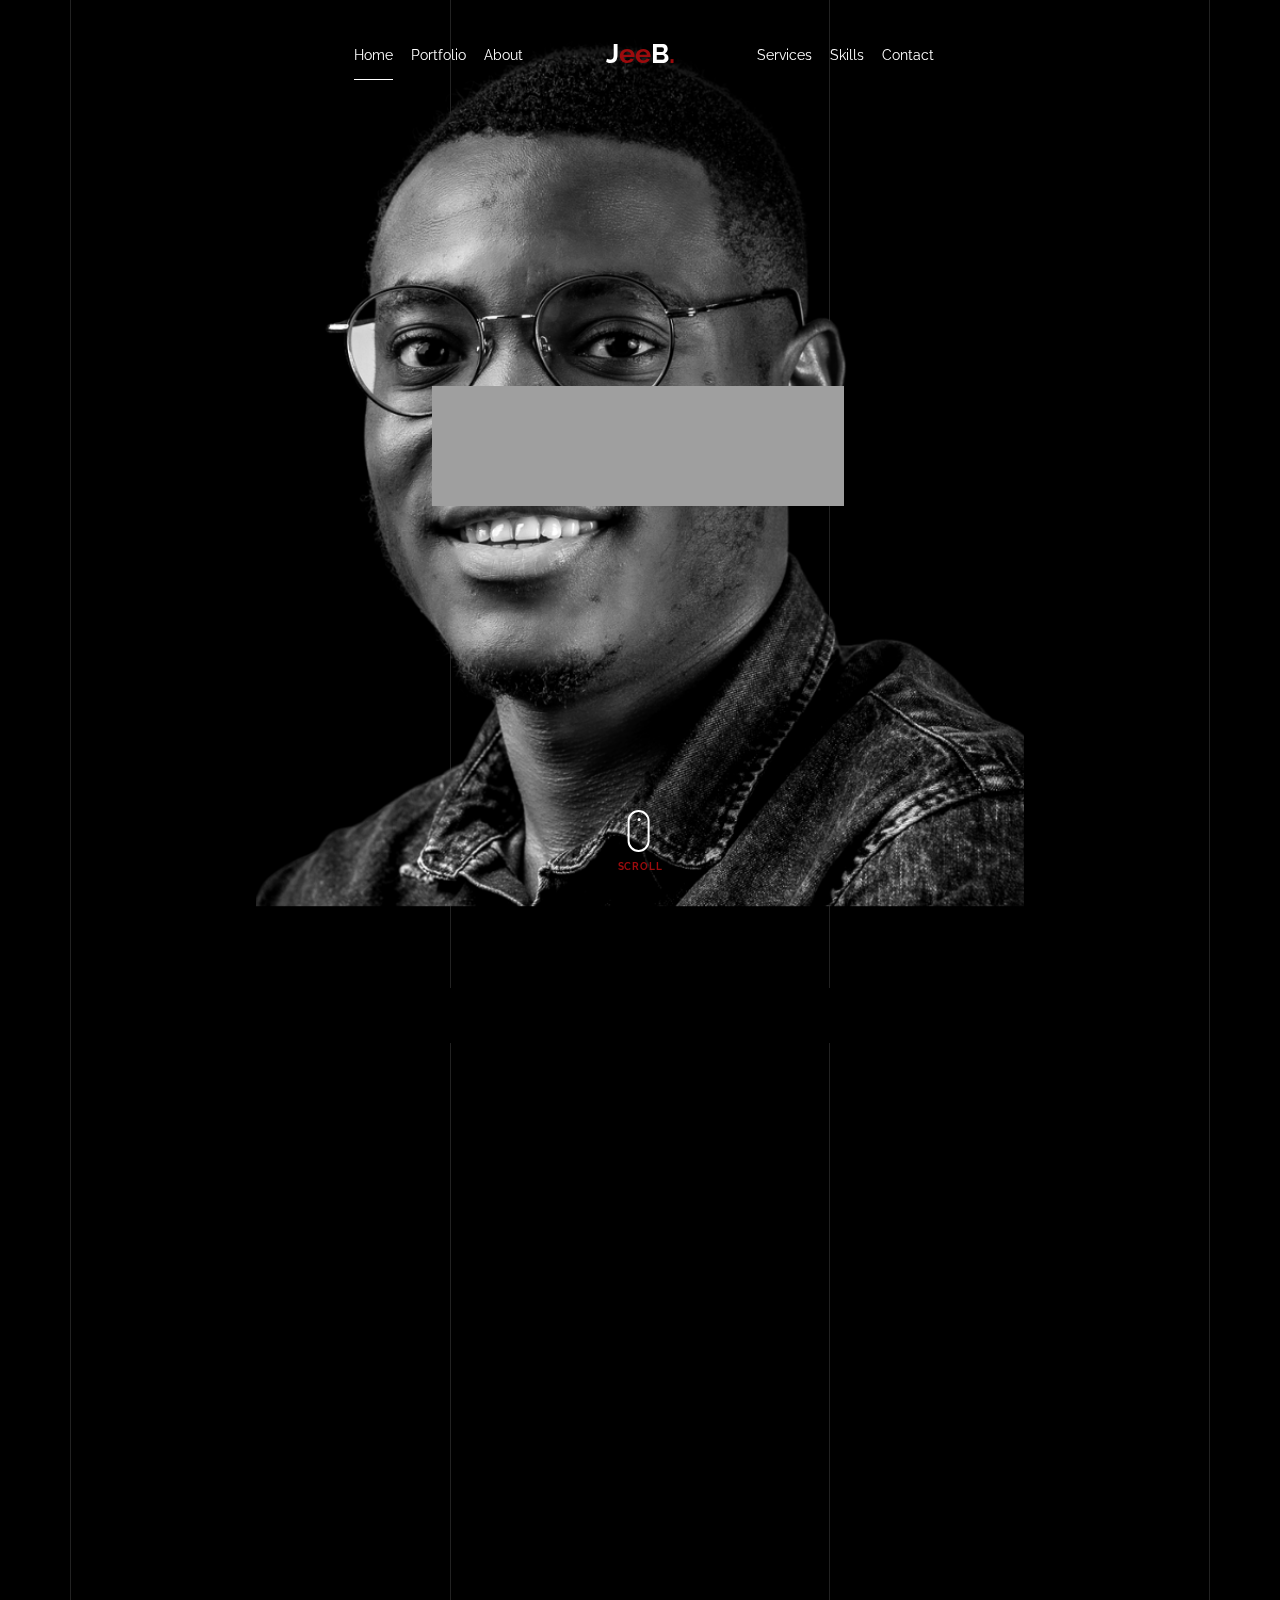
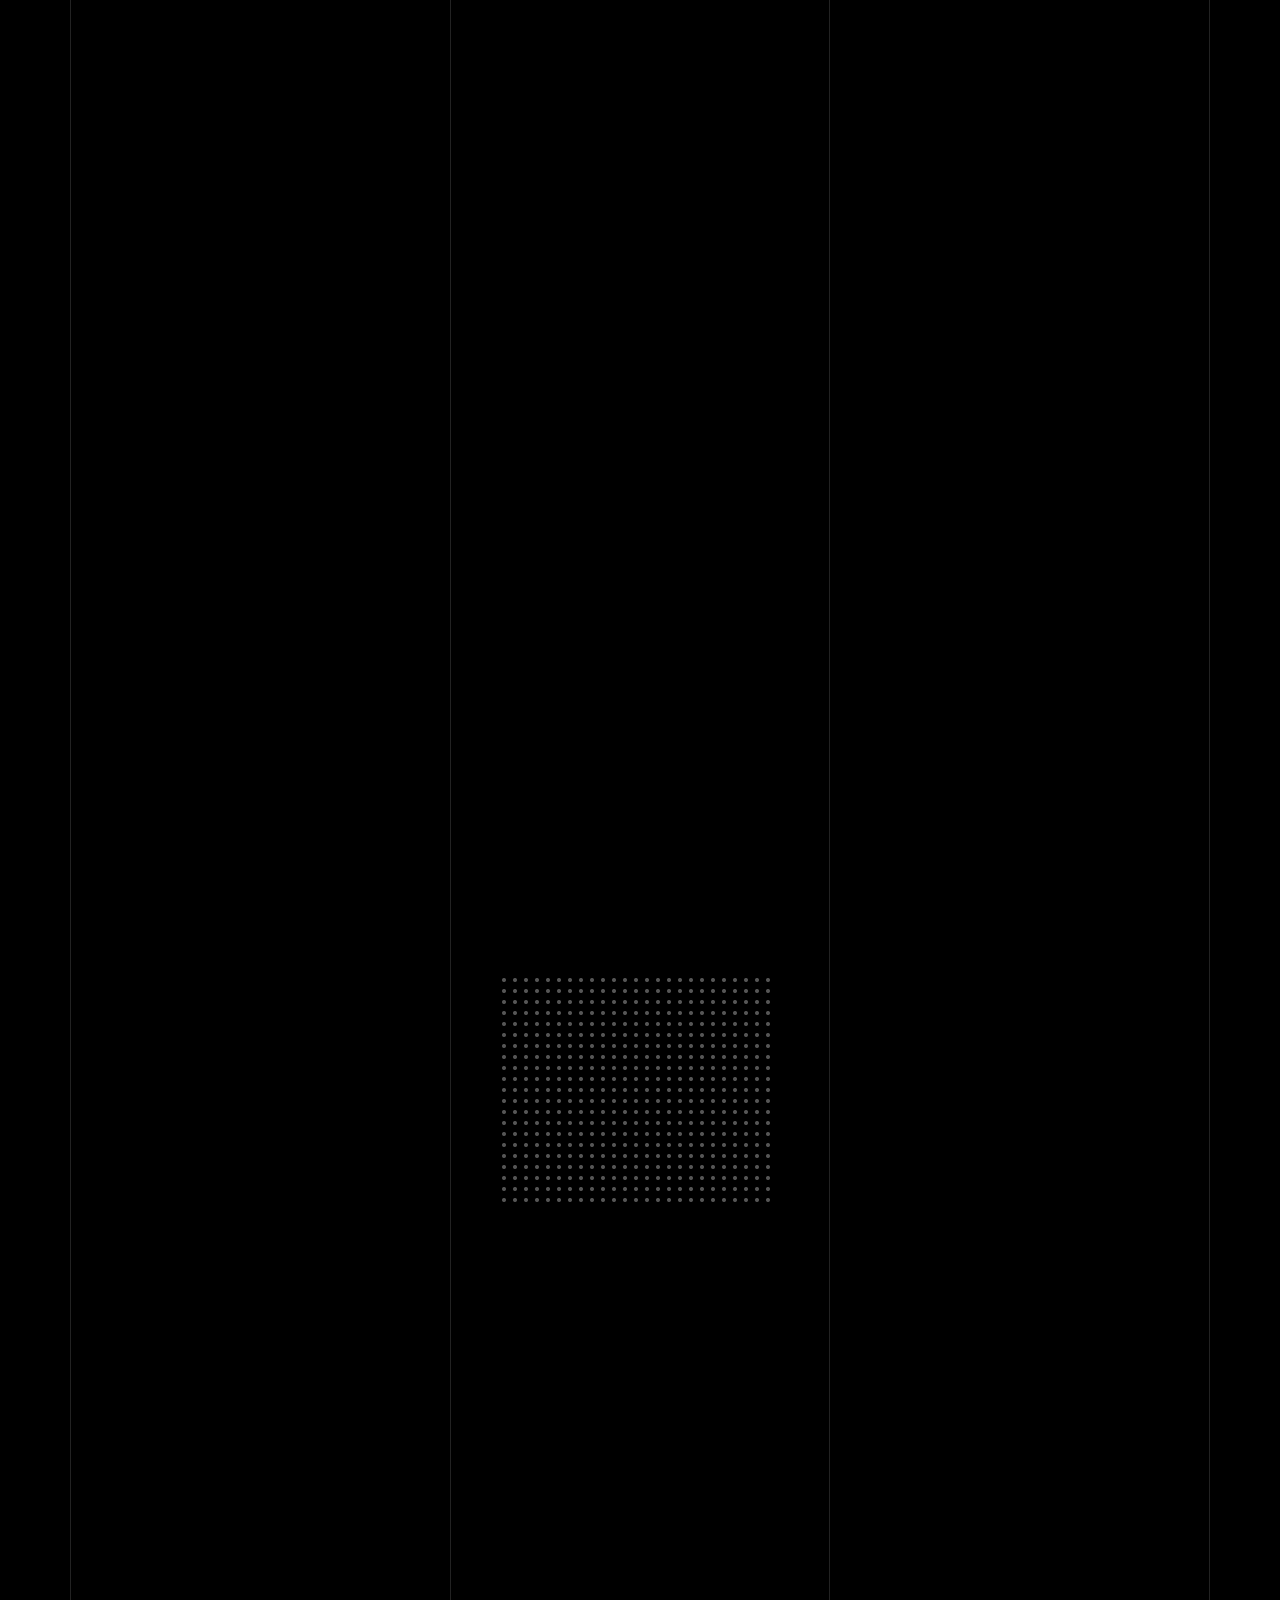
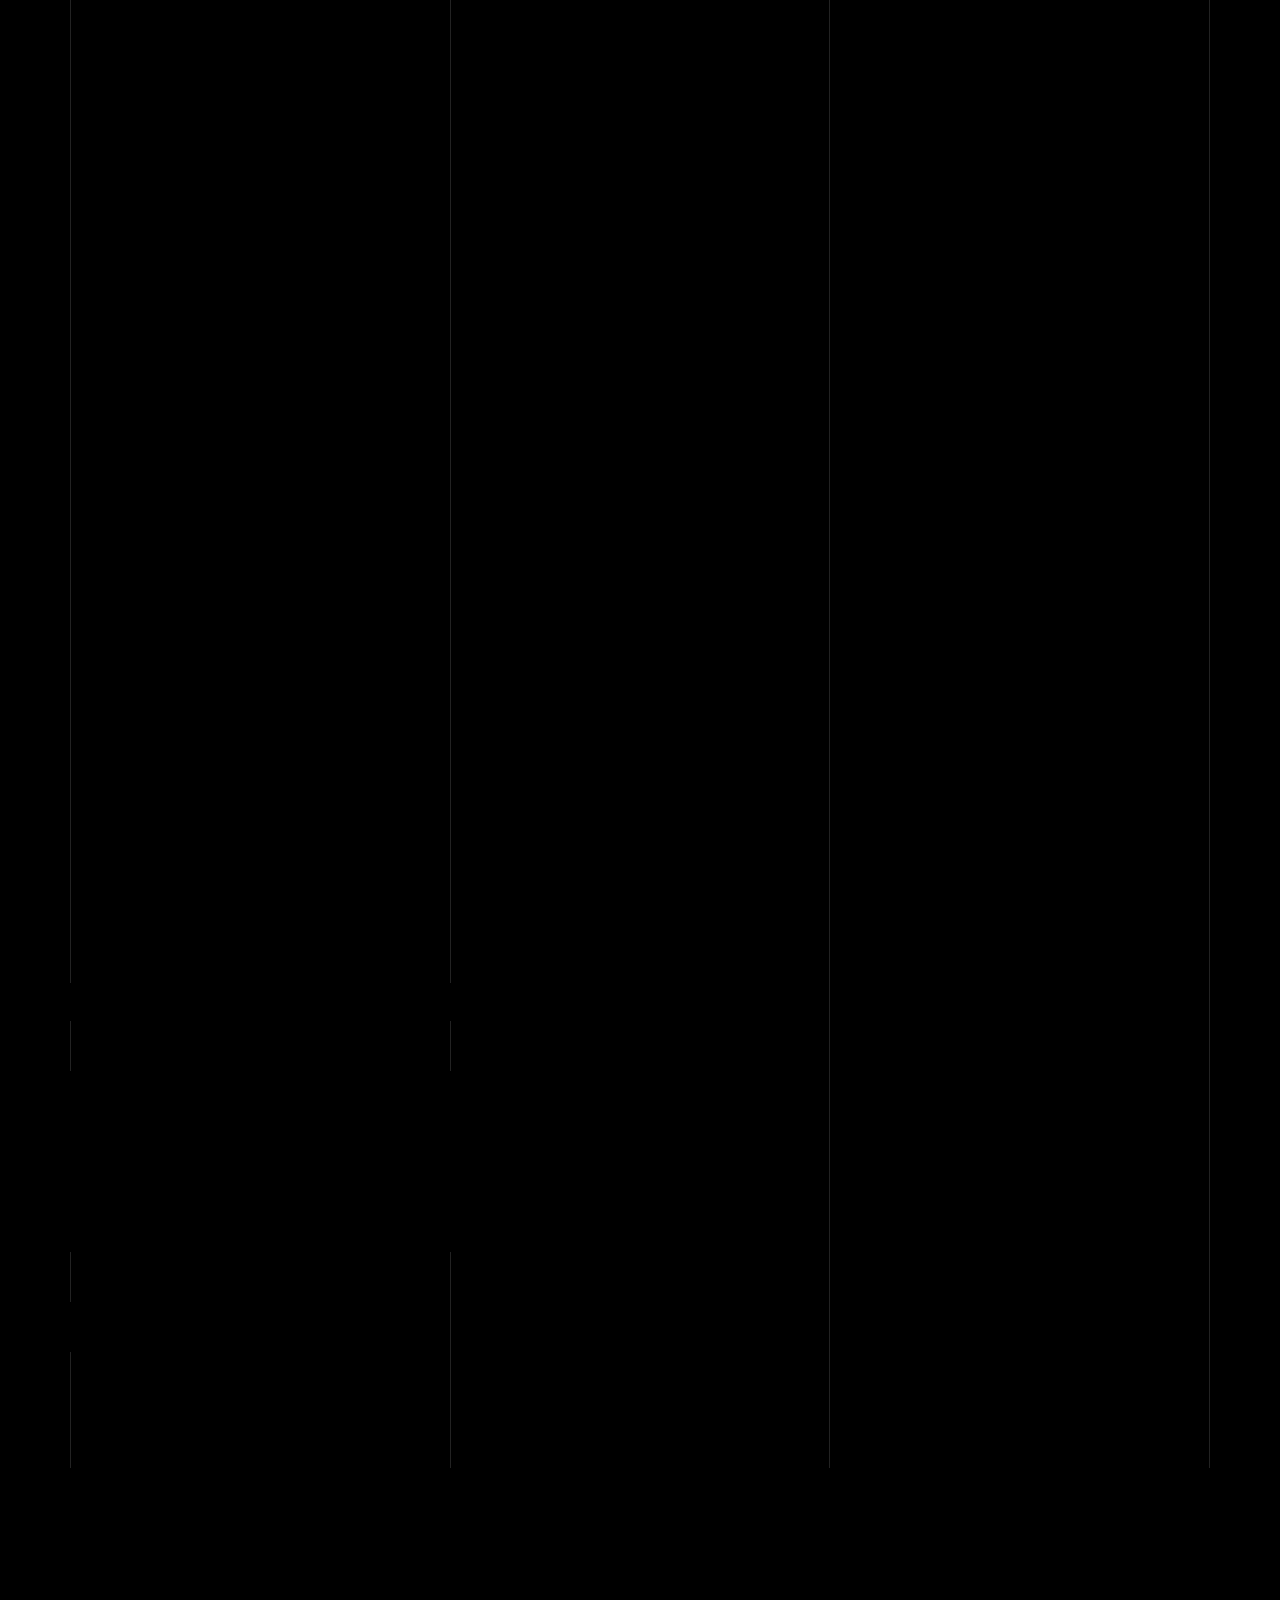
<file: index.html>
<!doctype html>
<html lang="en">
  <head>
    <title>Mahunan website</title>
    <meta charset="utf-8">
    <meta name="viewport" content="width=device-width, initial-scale=1, shrink-to-fit=no">

    <meta name="description" content="">
    <meta name="keywords" content="html, css, javascript, jquery">
    <meta name="author" content="">
    <link rel="icon" type="image/x-icon" sizes="32x10" href="images/Jeeb..ico">

    <link rel="stylesheet" href="css/vendor/icomoon/style.css">
    <link rel="stylesheet" href="css/vendor/owl.carousel.min.css">
    <link rel="stylesheet" href="css/vendor/animate.min.css">
    <link rel="stylesheet" href="css/vendor/aos.css">
    <link rel="stylesheet" href="css/vendor/bootstrap.min.css">
    <link rel="stylesheet" href="css/vendor/jquery.fancybox.min.css">







    

    <!-- Theme Style -->
    <link rel="stylesheet" href="css/style.css">

  </head>
  <body data-spy="scroll" data-target=".site-nav-target" data-offset="200">

    <nav class="unslate_co--site-mobile-menu">
      <div class="close-wrap d-flex">
        <a href="#" class="d-flex ml-auto js-menu-toggle">
          <span class="close-label">Close</span>
          <div class="close-times">
            <span class="bar1"></span>
            <span class="bar2"></span>
          </div>
        </a>
      </div>
      <div class="site-mobile-inner"></div>
    </nav>


    <div class="unslate_co--site-wrap">

      <div class="unslate_co--site-inner">

        <div class="lines-wrap">
          <div class="lines-inner">
            <div class="lines"></div>
          </div>
        </div>
        <!-- END lines -->

      <nav class="unslate_co--site-nav site-nav-target">

        <div class="container">

          <div class="row align-items-center justify-content-between text-left">
            <div class="col-md-5 text-right">
              <ul class="site-nav-ul js-clone-nav text-left d-none d-lg-inline-block">
                <li class="has-children"><a href="#home-section" class="nav-link">Home</a></li>
                <li><a href="#portfolio-section" class="nav-link">Portfolio</a></li>
                <li><a href="#about-section" class="nav-link">About</a></li>

              </ul>
            </div>
            <div class="site-logo pos-absolute">
              <a href="index.html" class="unslate_co--site-logo">J<span id="color">ee</span>B<span id="color">.</span></a>
            </div>
            <div class="col-md-5 text-right text-lg-left">
              <ul class="site-nav-ul js-clone-nav text-left d-none d-lg-inline-block">
                <li><a href="#services-section" class="nav-link">Services</a></li>
                <li><a href="#skills-section" class="nav-link">Skills</a></li>
                <li><a href="#contact-section" class="nav-link">Contact</a></li>
              </ul>

              <ul class="site-nav-ul-none-onepage text-right d-inline-block d-lg-none">
                <li><a href="#" class="js-menu-toggle">Menu</a></li>
              </ul>

            </div>
          </div>
        </div>

      </nav>
      <!-- END nav -->

      <div class="cover-v1 jarallax" style="background-image: url('images/personal.png');" id="home-section">
        <div class="container">
          <div class="row align-items-center">

            <div class="col-md-7 mx-auto text-center">
              <!-- <h1 class="heading gsap-reveal-hero">I’m Mahunan Degbelo, web developer</h1> -->
              <h1 class="subheading gsap-reveal-hero">I’m Mahunan Degbelo, <br><span id="bg-black">Web Developer</span>  </h1>
            </div>

          </div>
        </div>


        <a href="#portfolio-section" class="mouse-wrap smoothscroll">
          <span class="mouse">
            <span class="scroll"></span>
          </span>
          <span class="mouse-label" id="color">Scroll</span>
        </a>

      </div>
      <!-- END .cover-v1 -->


      <div class="unslate_co--section" id="portfolio-section">
        <div class="container">


          <div class="relative"><div class="loader-portfolio-wrap"><div class="loader-portfolio"></div></div> </div>
          <div id="portfolio-single-holder"></div>

          <div class="portfolio-wrapper">

            <div class="d-flex align-items-center mb-4 gsap-reveal gsap-reveal-filter">
              <h2 class="mr-auto heading-h2"><span class="gsap-reveal"><span id="color">P</span>ortfolio</span></h2>

              <!-- <a href="#" class="text-white js-filter d-inline-block d-lg-none">Filter</a>

              <div class="filter-wrap">
                <div class="filter ml-auto" id="filters">
                  <a href="#" class="active" data-filter="*">All</a>
                  <a href="#" data-filter=".web">Web</a>
                  <a href="#" data-filter=".branding">Branding</a>
                  <a href="#" data-filter=".illustration">Illustration</a>
                  <a href="#" data-filter=".packaging">Packaging</a>
                </div>
              </div> -->
            </div>



            <div id="posts" class="row gutter-isotope-item">
              <div class="item web branding col-sm-6 col-md-6 col-lg-4 isotope-mb-2">
                <a href="Portfolio/Ywca/Yweb.html" class="portfolio-item  isotope-item gsap-reveal-img" data-id="1">
                    <div class="overlay">
                      <span class="wrap-icon icon-link2"></span>
                      <div class="portfolio-item-content">
                        <h3>YWeb</h3>
                        <p>YWeb website</p>
                      </div>
                    </div>
                    <img src="images/yweb.png" class="lazyload  img-fluid" alt="Images" />
                  </a>
              </div>
              <div class="item branding packaging illustration col-sm-6 col-md-6 col-lg-4 isotope-mb-2 ">
                <a href="Portfolio/clipboard/index.html" class="portfolio-item item-portrait isotope-item gsap-reveal-img" data-id="3">
                    <div class="overlay">
                      <span class="wrap-icon icon-link2"></span>
                      <div class="portfolio-item-content">
                        <h3>Clipboard</h3>
                        <p>Clipboard web-page</p>
                      </div>
                    </div>
                    <img src="images/clipboard.png" class="lazyload  img-fluid" alt="Images" />
                  </a>
              </div>

              <div class="item branding packaging col-sm-6 col-md-6 col-lg-4 isotope-mb-2">
                <a href="Portfolio/mexicain/home.html" class="portfolio-item isotope-item gsap-reveal-img" data-id="4">
                    <div class="overlay">
                      <span class="wrap-icon icon-link2"></span>
                      <div class="portfolio-item-content">
                        <h3>Tacos</h3>
                        <p>Tacos website</p>
                      </div>
                    </div>
                    <img src="images/tacos.png" class="lazyload  img-fluid" alt="Images" />
                  </a>
              </div>

              <div class="item web packaging col-sm-6 col-md-6 col-lg-4 isotope-mb-2">

                <a href="Portfolio/huddle/index.html" class="portfolio-item isotope-item gsap-reveal-img">
                    <div class="overlay">
                      <span class="wrap-icon icon-link2"></span>
                      <div class="portfolio-item-content">
                        <h3>Huddle</h3>
                        <p>web, huddle</p>
                      </div>
                    </div>
                    <img src="images/huddle.svg" class="lazyload  img-fluid" alt="Images" />
                  </a>

              </div>

              <div class="item illustration packaging col-sm-6 col-md-6 col-lg-4 isotope-mb-2">
                <a href="Portfolio/testimonials/index.html" class="portfolio-item isotope-item gsap-reveal-img">
                    <div class="overlay">
                      <span class="wrap-icon icon-link2"></span>
                      <div class="portfolio-item-content">
                        <h3>Testimonial</h3>
                        <p>Testimonial web-page</p>
                      </div>
                    </div>
                    <img src="images/testimonial.jpg" class="lazyload  img-fluid" alt="Images" />
                  </a>
              </div>

              <div class="item web branding col-sm-6 col-md-6 col-lg-4 isotope-mb-2">
                <a href="Portfolio/four-card/index.html" class="portfolio-item item-portrait isotope-item gsap-reveal-img">
                    <div class="overlay">
                      <span class="wrap-icon icon-link2"></span>
                      <div class="portfolio-item-content">
                        <h3>Four-card</h3>
                        <p>Four-card web-page</p>
                      </div>
                    </div>
                    <img src="images/four-card.jpg" class="lazyload  img-fluid" alt="Images" />
                  </a>
              </div>

              <div class="item branding packaging col-sm-6 col-md-6 col-lg-4 isotope-mb-2">
                <a href="Portfolio/nft/index.html" class="portfolio-item item-portrait isotope-item gsap-reveal-img ">
                    <div class="overlay">
                      <span class="wrap-icon icon-link2"></span>
                      <div class="portfolio-item-content">
                        <h3>NFT-order</h3>
                        <p>Nft-order web-page</p>
                      </div>
                    </div>
                    <img src="images/NFT-order.jpg" class="lazyload  img-fluid" alt="Images" />
                  </a>
              </div>

              <div class="item web branding col-sm-6 col-md-6 col-lg-4 isotope-mb-2">
                <a href="Portfolio/code/QR.html" class="portfolio-item isotope-item gsap-reveal-img">
                    <div class="overlay">
                      <span class="wrap-icon icon-link2"></span>
                      <div class="portfolio-item-content">
                        <h3>Code-QR</h3>
                        <p>Code-QR web-page</p>
                      </div>
                    </div>
                    <img src="images/code-QR.jpg" class="lazyload  img-fluid" alt="Images" />
                  </a>
              </div>

              <!-- <div class="item web illustration col-sm-6 col-md-6 col-lg-4 isotope-mb-2">
                <a href="images/work_9_a_md.jpg" class="portfolio-item isotope-item gsap-reveal-img" data-fancybox="gallery" data-caption="Render Packaging">
                    <div class="overlay">
                      <span class="wrap-icon icon-photo2"></span>
                      <div class="portfolio-item-content">
                        <h3>Render Packaging</h3>
                        <p>web, illustration</p>
                      </div>
                    </div>
                    <img src="images/work_9_a_md.jpg" class="lazyload  img-fluid" alt="Images" />
                  </a>
              </div> -->

            </div>

          </div>


        </div>
      </div>


      <!-- <div class="unslate_co--section">
        <div class="container">
          <div class="owl-carousel logo-slider">
            <div class="logo-v1 gsap-reveal">
              <img src="images/logo-google.png" alt="Image" class="img-fluid">
            </div>
            <div class="logo-v1 gsap-reveal">
              <img src="images/logo-puma.png" alt="Image" class="img-fluid">
            </div>
            <div class="logo-v1 gsap-reveal">
              <img src="images/logo-paypal.png" alt="Image" class="img-fluid">
            </div>
            <div class="logo-v1 gsap-reveal">
              <img src="images/logo-adobe.png" alt="Image" class="img-fluid">
            </div>
          </div>
        </div>
      </div> -->


      <div class="unslate_co--section" id="about-section">
        <div class="container">

          <div class="section-heading-wrap text-center mb-5">
            <h2 class="heading-h2 text-center divider"><span class="gsap-reveal"><span id="color">A</span>bout Myself</span></h2>
            <span class="gsap-reveal">
            <img src="images/divider.png" alt="divider" width="76">
            </span>
          </div>


          <div class="row mt-5 justify-content-between">
            <div class="col-lg-7 mb-5 mb-lg-0">
              <figure class="dotted-bg gsap-reveal-img ">
                <img src="images/personal.png" alt="Image" class="img-fluid">
              </figure>
            </div>
            <div class="col-lg-4 pr-lg-5">
              <h3 class="mb-4 heading-h3"><span class="gsap-reveal">Aspiring Web Master</span></h3>
              <p class="lead gsap-reveal">I'm Mahunan Degbelo, an aspiring Full-Stack Web Developer. I hail from the great Benin, West Africa.  I am a civil engineer by profession and a Web Developer by trade with indestructible passion for coding. Presently reside in Madison Wisconsin. </p>

              <p class="mb-4 gsap-reveal">My goal is to collaborate with developers around the world to contribute my skills and abilities to organization's greater cause. </p>
              <p class="gsap-reveal"><a href="resume .pdf" class="btn btn-outline-pill btn-custom-light" download>Download my CV</a></p>
            </div>
          </div>
        </div>
      </div>

      <div class="unslate_co--section" id="services-section">
        <div class="container">

          <div class="section-heading-wrap text-center mb-5">
            <h2 class="heading-h2 text-center divider"><span class="gsap-reveal"><span id="color">M</span>y Services</span></h2>
            <span class="gsap-reveal"><img src="images/divider.png" alt="divider" width="76"></span>
          </div>

          <div class="row gutter-v3">
            <div class="col-md-6 col-lg-4 mb-4">
              <div class="feature-v1" data-aos="fade-up" data-aos-delay="0">
                <div class="wrap-icon mb-3">
                  <img src="images/svg/001-options.svg" alt="Image" width="45">
                </div>
                <h3>Digital <br> Strategy</h3>
                <p>I deliver engaging digital experiences at a lower operating cost with the latest cutting edge technologies to help companies maximize their ROI.</p>
              </div>
            </div>
            <div class="col-md-6 col-lg-4 mb-4">
              <div class="feature-v1" data-aos="fade-up" data-aos-delay="100">
                <div class="wrap-icon mb-3">
                  <img src="images/svg/002-chat.svg" alt="Icon" width="45">
                </div>
                <h3>Project<br> Management</h3>
                <p>Having participated in several scrum meetings, I have experience working with agile methodology and my development process is agile.</p>
              </div>
            </div>
            <div class="col-md-6 col-lg-4 mb-4">
              <div class="feature-v1" data-aos="fade-up" data-aos-delay="200">
                <div class="wrap-icon mb-3">
                  <img src="images/svg/003-contact-book.svg" alt="Image" class="img-fluid" width="45">
                </div>
                <h3>User <br> Experience</h3>
                <p>I collaborate with UI/UX designers to help businesses create an appealing presence online to their audiences and customers with the latest design trends.
                </p>
              </div>
            </div>

            <div class="col-md-6 col-lg-4 mb-4">
              <div class="feature-v1" data-aos="fade-up" data-aos-delay="0">
                <div class="wrap-icon mb-3">
                  <img src="images/svg/004-percentage.svg" alt="Image" width="45">
                </div>
                <h3>Web <br> Development</h3>
                <p>I deliver a well executed project on a timely manner with a clean code.
                </p>
              </div>
            </div>
            <div class="col-md-6 col-lg-4 mb-4">
              <div class="feature-v1" data-aos="fade-up" data-aos-delay="100">
                <div class="wrap-icon mb-3">
                  <img src="images/svg/006-goal.svg" alt="Image" width="45">
                </div>
                <h3>WordPress</h3>
                <p>To get your project up and running in little to no time, I can deliver an astonishing website with the industry's most popular CMS like WordPress. </p>
              </div>
            </div>
            <div class="col-md-6 col-lg-4 mb-4">
              <div class="feature-v1" data-aos="fade-up" data-aos-delay="200">
                <div class="wrap-icon mb-3">
                  <img src="images/svg/005-line-chart.svg" alt="Image" width="45">
                </div>
                <h3>Mobile <br> Applications</h3>
                <p>I build responsive websites that are mobile friendly…</p>
              </div>
            </div>

          </div>
        </div>
      </div>

      <div class="unslate_co--section section-counter" id="skills-section">
        <div class="container">
          <div class="section-heading-wrap text-center mb-5">
            <h2 class="heading-h2 text-center divider"><span class="gsap-reveal"><span id="color">M</span>y Skills</span></h2>
            <span class="gsap-reveal"><img src="images/divider.png" alt="divider" width="76"></span>
          </div>


          <div class="row pt-5">
            <div class="col-6 col-sm-6 mb-5 mb-lg-0 col-md-6 col-lg-3" data-aos="fade-up" data-aos-delay="0">
              <div class="counter-v1 text-center">
                <span class="number-wrap">
                  <span class="number number-counter" data-number="90">0</span>
                  <span class="append-text">%</span>
                </span>
                <span class="counter-label">HTML</span>
              </div>
            </div>
            <div class="col-6 col-sm-6 mb-5 mb-lg-0 col-md-6 col-lg-3" data-aos="fade-up" data-aos-delay="100">
              <div class="counter-v1 text-center">
                <span class="number-wrap">
                  <span class="number number-counter" data-number="85">0</span>
                  <span class="append-text">%</span>
                </span>
                <span class="counter-label">CSS</span>
              </div>
            </div>
            <div class="col-6 col-sm-6 mb-5 mb-lg-0 col-md-6 col-lg-3" data-aos="fade-up" data-aos-delay="200">
              <div class="counter-v1 text-center">
                <span class="number-wrap">
                  <span class="number number-counter" data-number="52">0</span>
                  <span class="append-text">%</span>
                </span>
                <span class="counter-label">JavaScript</span>
              </div>
            </div>
            <div class="col-6 col-sm-6 mb-5 mb-lg-0 col-md-6 col-lg-3" data-aos="fade-up" data-aos-delay="300">
              <div class="counter-v1 text-center">
                <span class="number-wrap">
                  <span class="number number-counter" data-number="88">0</span>
                  <span class="append-text">%</span>
                </span>
                <span class="counter-label">Agile Methodology (Scrum)</span>
              </div>
            </div>
          </div>
        </div>
      </div>
      <!-- END .counter -->


      <!-- END testimonial -->


      <!-- END blog posts -->


      <div class="unslate_co--section" id="contact-section">
        <div class="container">
          <div class="section-heading-wrap text-center mb-5">
            <h2 class="heading-h2 text-center divider"><span class="gsap-reveal"><span id="color">G</span>et In Touch</span></h2>
            <span class="gsap-reveal"><img src="images/divider.png" alt="divider" width="76"></span>
          </div>


          <div class="row justify-content-between">

            <div class="col-md-6">
              <form method="post" action="php/send-email.php" class="form-outline-style-v1" id="contactForm">
                <div class="form-group row mb-0">

                  <div class="col-lg-6 form-group gsap-reveal">
                    <label for="name">Name</label>
                    <input name="name" type="text" class="form-control" id="name">
                  </div>
                  <div class="col-lg-6 form-group gsap-reveal">
                    <label for="email">Email</label>
                    <input name="email" type="email" class="form-control" id="email">
                  </div>
                  <div class="col-lg-12 form-group gsap-reveal">
                    <label for="message">Write your message...</label>
                    <textarea name="message" id="message" cols="30" rows="7" class="form-control"></textarea>
                  </div>
                </div>
                <div class="form-group row gsap-reveal">
                    <div class="col-md-12 d-flex align-items-center">
                      <input type="submit" class="btn btn-outline-pill btn-custom-light mr-3" value="Send Message">
                      <span class="submitting"></span>
                    </div>
                  </div>
              </form>
              <div id="form-message-warning" class="mt-4"></div>
              <div id="form-message-success">
                Your message was sent, thank you!
              </div>

            </div>

            <div class="col-md-4">
              <div class="contact-info-v1">
                <div class="gsap-reveal d-block">
                  <span class="d-block contact-info-label">Email</span>
                  <a href="mailto:mahunandegbelo@gmail.com" class="contact-info-val">mahunandegbelo@gmail.com</a>
                </div>
                <div class="gsap-reveal d-block">
                  <span class="d-block contact-info-label">Phone</span>
                  <a href="callto:+16088884495" class="contact-info-val">+1 (608) 888 4495</a>
                </div>
                <div class="gsap-reveal d-block">
                  <span class="d-block contact-info-label">Address</span>
                  <address class="contact-info-val">Madison, Wisconsin</address>
                </div>
              </div>
            </div>

          </div>
        </div>
      </div>
      </div> <!-- END .unslate_co-site-inner -->

      <footer class="unslate_co--footer unslate_co--section">
        <div class="container">
          <div class="row justify-content-center">
            <div class="col-md-7">

              <div class="footer-site-logo"><a href="#">J<span id="color">ee</span>B<span id="color">.</span></a></div>

              <ul class="footer-site-social">
                <li><a href="https://jeebjean.github.io/personal_portfolio/">GitHub</a></li>
                <li><a href="https://twitter.com/degbelo_jean">Twitter</a></li>
                <li><a href="https://www.instagram.com/jeeb_jean/">Instagram</a></li>
                <li><a href="https://www.linkedin.com/in/mahunan-degbelo-a0007a231/">Linkedin</a></li>
              </ul>

              <p class="site-copyright">

                Copyright &copy;
                <script>
                  document.write(new Date().getFullYear());
                </script> All rights reserved

              </p>

            </div>
          </div>
        </div>
      </footer>


    </div>


    <!-- Loader -->
    <div id="unslate_co--overlayer"></div>
    <div class="site-loader-wrap">
      <div class="site-loader"></div>
    </div>

    <script src="js/scripts-dist.js"></script>
    <script src="js/main.js"></script>

  </body>
</html>
</file>
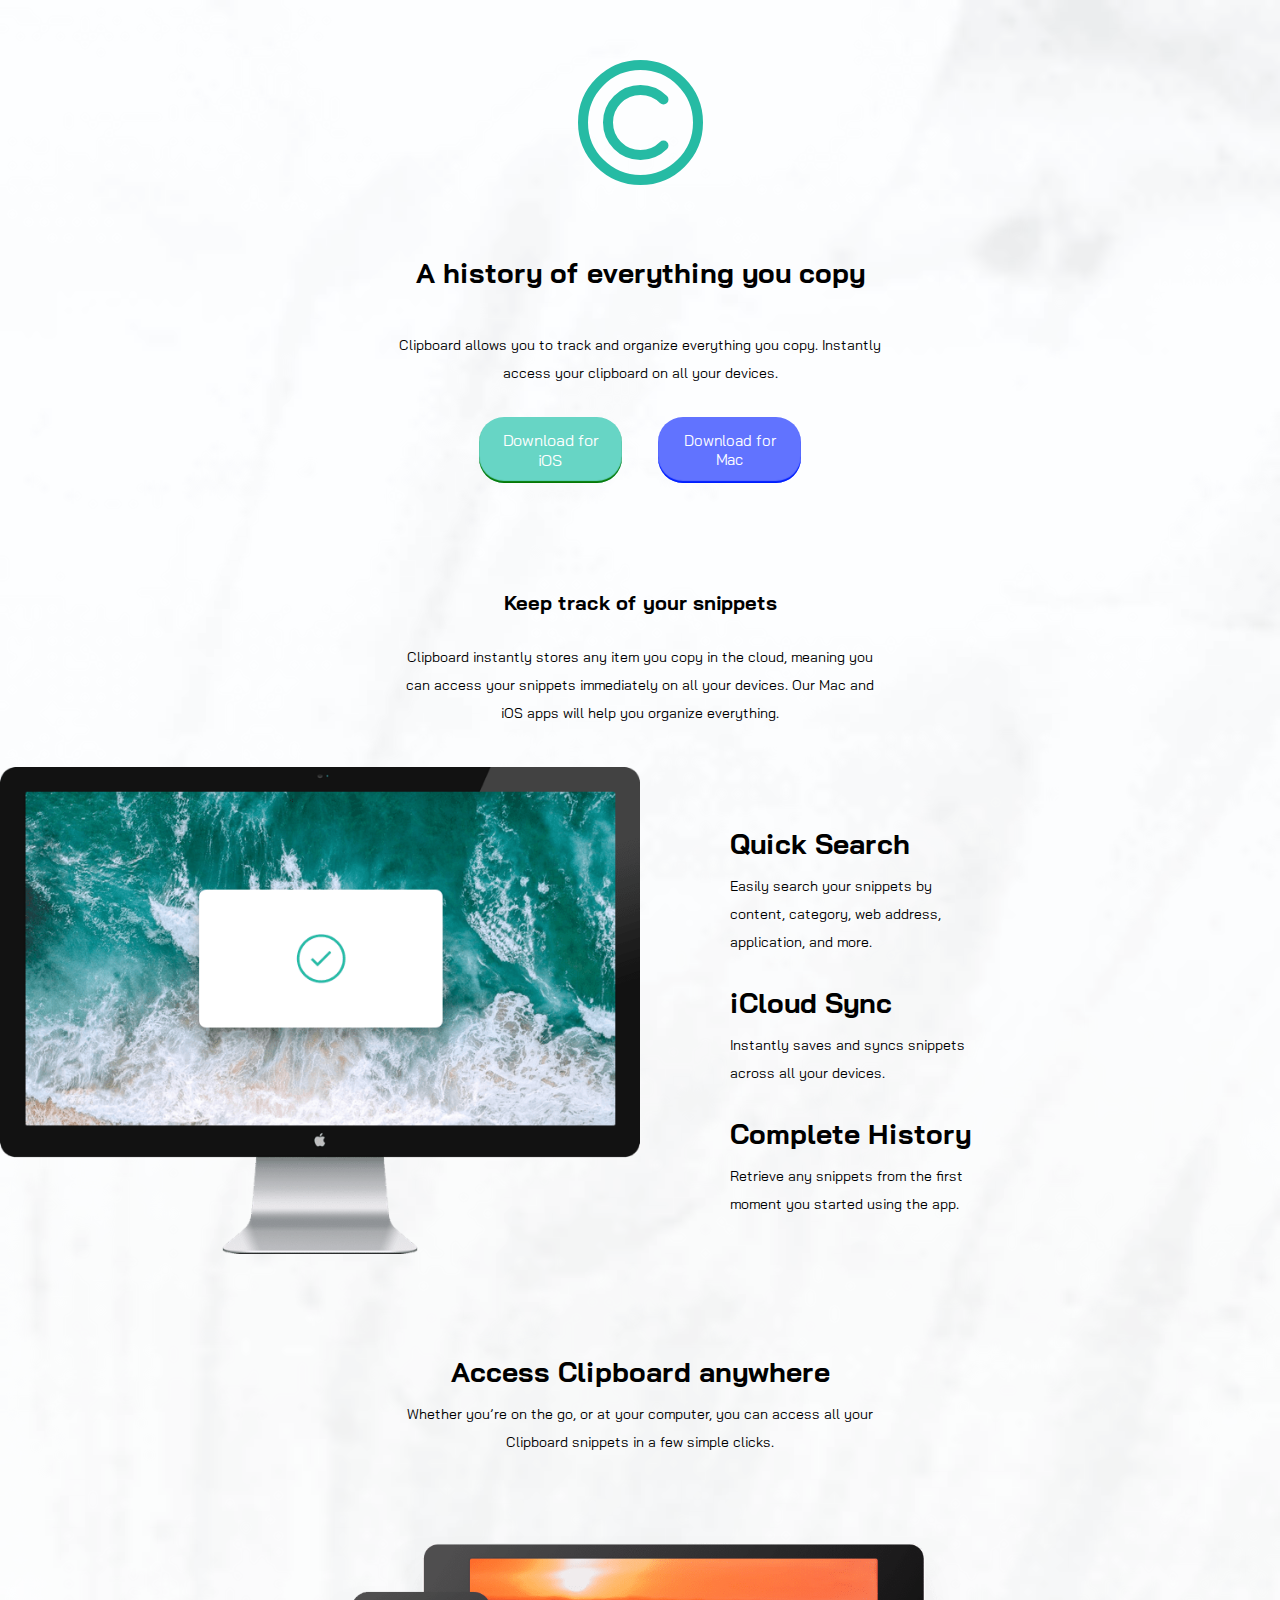
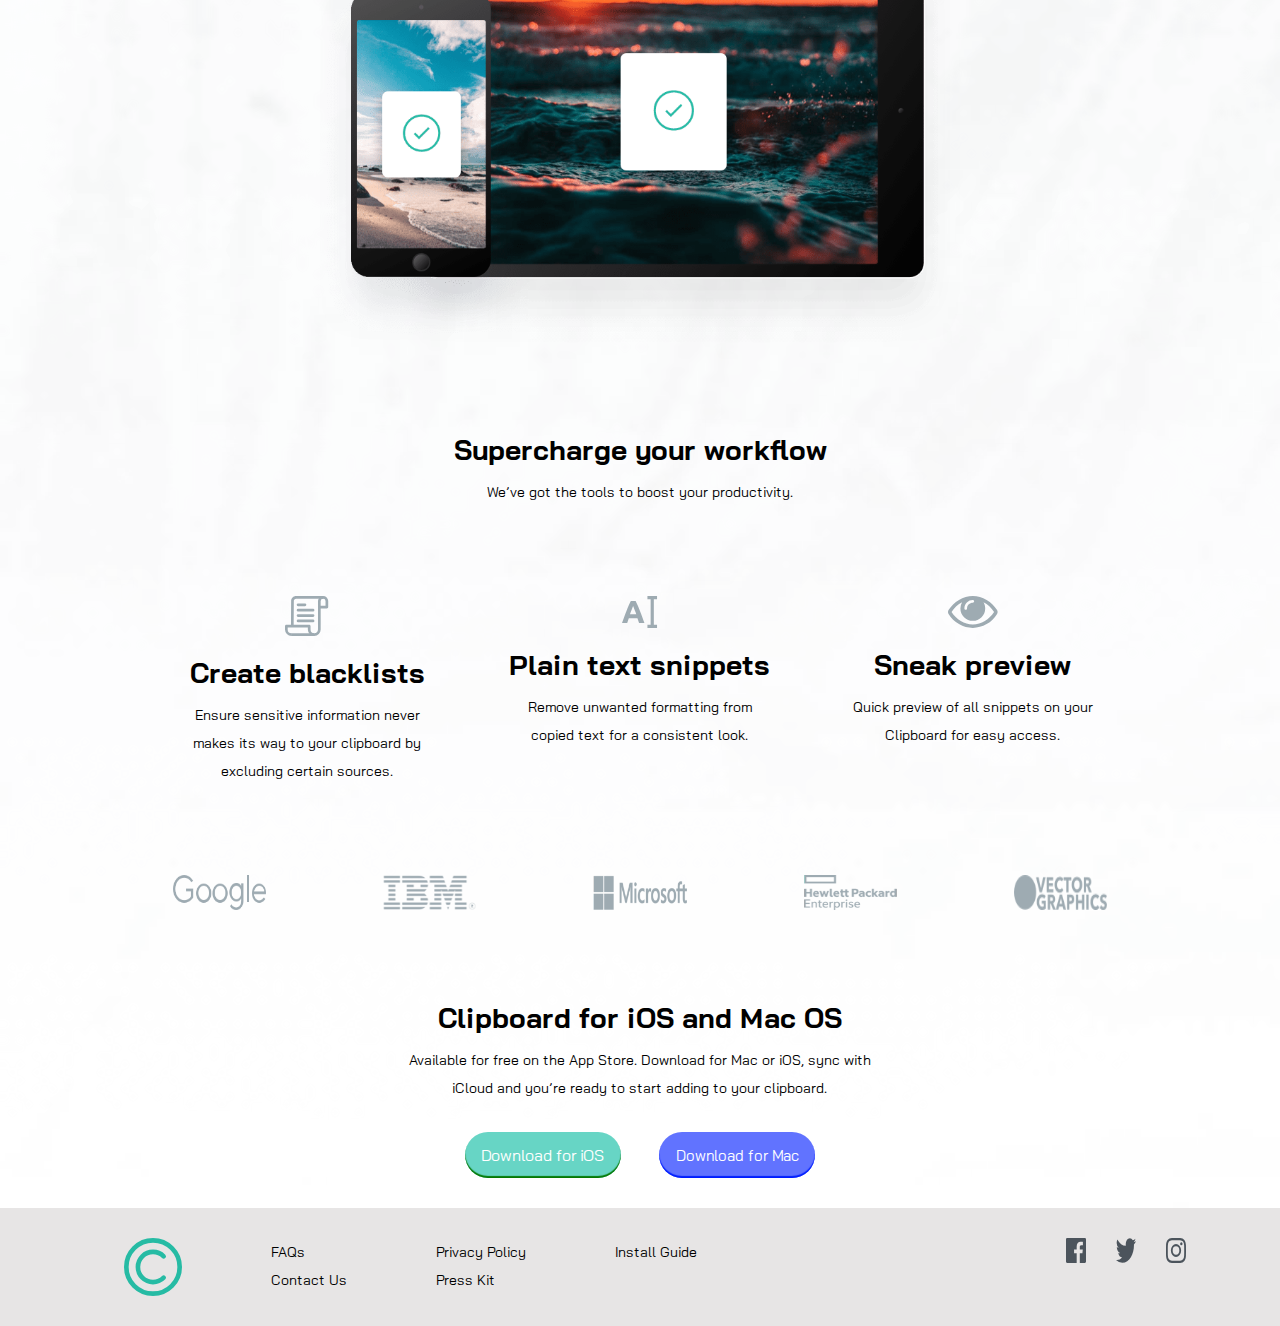
<file: Portfolio/clipboard/index.html>
<!DOCTYPE html>
<html lang="en">
<head>
  <meta charset="UTF-8">
  <meta name="viewport" content="width=device-width, initial-scale=1.0"> <!-- displays site properly based on user's device -->

  <link rel="icon" type="image/png" sizes="32x32" href="./images/favicon-32x32.png">
  <link rel="stylesheet" href="style.css">
  <link rel="preconnect" href="https://fonts.googleapis.com"> 
  <link rel="preconnect" href="https://fonts.gstatic.com" crossorigin> 
  <link href="https://fonts.googleapis.com/css2?family=Bai+Jamjuree:wght@400;600&display=swap" rel="stylesheet">
  <title>Frontend Mentor | Clipboard landing page</title>
</head>
<body>

<section class="principal">

  <section class="first">
    <img src="images/logo.svg">
    <h1>A history of everything you copy</h1>
    <p>Clipboard allows you to track and organize everything you 
      copy. Instantly access your clipboard on all your devices.</p>

      <div class="button">
        <button type="button" id="butt1">Download for iOS</button>
        <button type="button" id="butt2">Download for Mac</button>
      </div>
  </section>

  <div class="para">
    <h1>Keep track of your snippets</h1>
    <p>Clipboard instantly stores any item you copy in the cloud, 
      meaning you can access your snippets immediately on all your 
      devices. Our Mac and iOS apps will help you organize everything.</p>
  </div>


  <section class="second">
     <img src="images/image-computer.png">

     <div class="details">

         <div>
           <h1>Quick Search</h1>
           <p>Easily search your snippets by content, category, web address, application, and more.</p>
         </div>

         <div>
           <h1>iCloud Sync</h1>
           <p>Instantly saves and syncs snippets across all your devices.</p>
         </div>

         <div>
           <h1>Complete History</h1>
           <p>Retrieve any snippets from the first moment you started using the app.</p>
         </div>
         
     </div>
  </section>

  <section class="third">

    <div>
      <h1>Access Clipboard anywhere</h1>
      <p> Whether you’re on the go, or at your computer, you can access all your Clipboard 
        snippets in a few simple clicks.</p>
    </div>

    <img src="images/image-devices.png">

    <div>
      <h1> Supercharge your workflow</h1>
      <p>We’ve got the tools to boost your productivity.</p>
    </div>

  </section>

  <section class="fourth">

    <div>
      <img src="images/icon-blacklist.svg">
      <h1>Create blacklists</h1>
      <p> Ensure sensitive information never makes its way to your clipboard by excluding certain sources.</p>
    </div>

    <div>
      <img src="images/icon-text.svg">
      <h1>Plain text snippets</h1>
      <p> Remove unwanted formatting from copied text for a consistent look.</p>
    </div>

    <div>
      <img src="images/icon-preview.svg">
      <h1>Sneak preview</h1>
      <p>Quick preview of all snippets on your Clipboard for easy access.</p>
    </div>

  </section>

  <section class="fiveth">
    <img src="images/logo-google.png">
    <img src="images/logo-ibm.png">
    <img src="images/logo-microsoft.png">
    <img src="images/logo-hp.png">
    <img src="images/logo-vector-graphics.png">

  </section>

 <section class="sixth">

      <div>
        <div class="para1">
          <h1>Clipboard for iOS and Mac OS</h1>
          <p>Available for free on the App Store. Download for Mac or iOS, sync with iCloud 
            and you’re ready to start adding to your clipboard.</p>
      </div>
    
      <div class="button">
        <button type="button" id="butt1">Download for iOS</button>
        <button type="button" id="butt2">Download for Mac</button>
      </div>
  </div>

 </section>

 <footer>
   <img src="images/logo.svg">
   <div>
     <p> FAQs</p>
     <p>Contact Us</p>
   </div>

   <div>
     <p>Privacy Policy</p>
     <p>Press Kit</p>
   </div>

   <div>Install Guide</div>

   <div class="medias">
     <img src="images/icon-facebook.svg">
     <img class="twitter" src="images/icon-twitter.svg">
     <img src="images/icon-instagram.svg">
   </div>
 </footer>

</section>

 <div class="media">Visit this page on your computer :)</div>

</body>
</html>
</file>
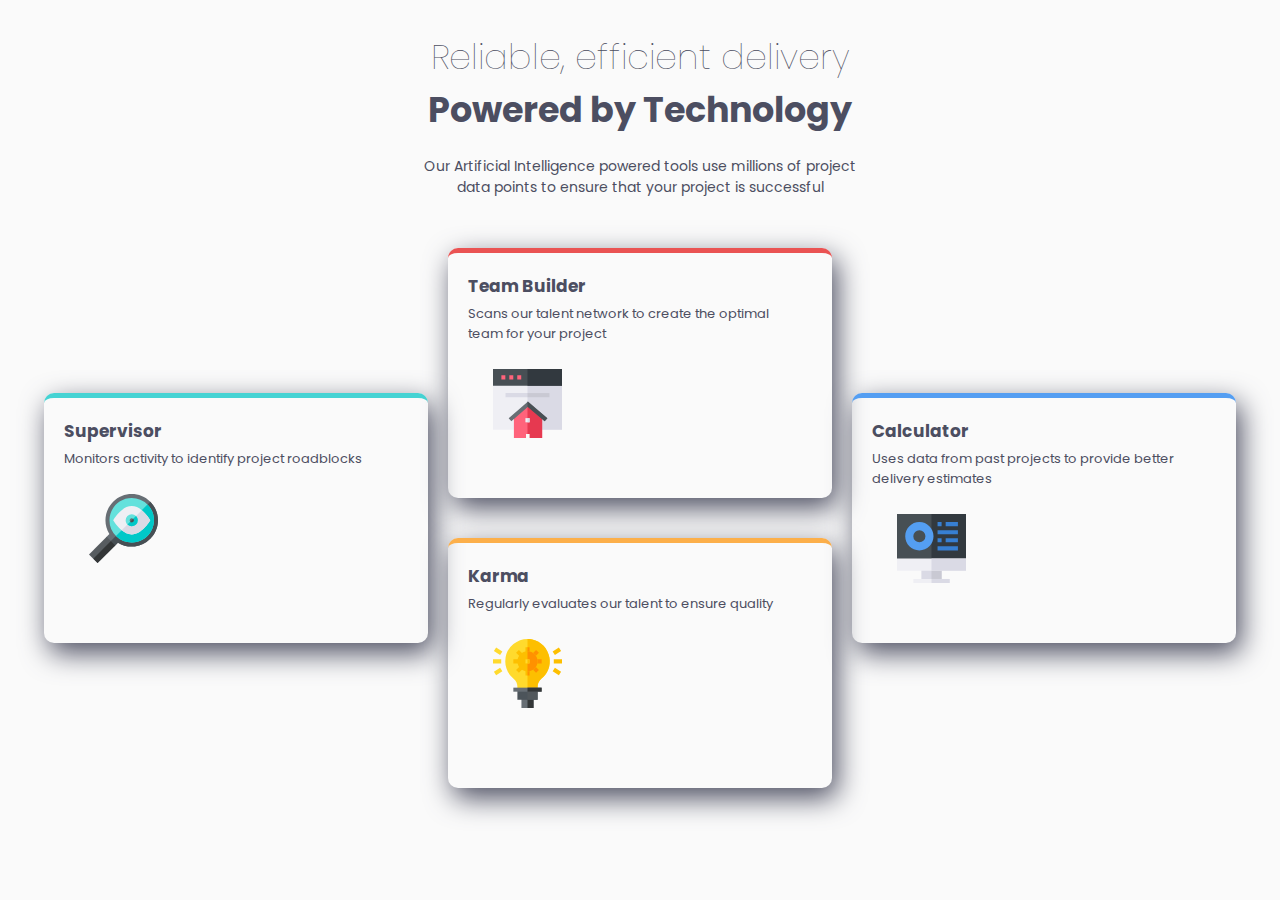
<file: Portfolio/four-card/index.html>
<!DOCTYPE html>
<html lang="en">
<head>
  <meta charset="UTF-8">
  <meta name="viewport" content="width=device-width, initial-scale=1.0"> <!-- displays site properly based on user's device -->

  <link rel="icon" type="image/png" sizes="32x32" href="./images/favicon-32x32.png">
  
  <title>Frontend Mentor | Four card feature section</title>
  <link rel="stylesheet" href="style.css">
  <link rel="preconnect" href="https://fonts.googleapis.com">
<link rel="preconnect" href="https://fonts.gstatic.com" crossorigin>
<link href="https://fonts.googleapis.com/css2?family=Poppins:wght@200;400;600&display=swap" rel="stylesheet">
</head>
<body>

  <section class="principal">

    <!-- First section -->

  <section class="first">

    <!-- 1st div of first section--> 
    
        <div class="head">
          <p>Reliable, efficient delivery</p>
          <h1>Powered by Technology</h1>
        </div>
    
    <!-- 2nd div of first section--> 
    
        <div class="para">
          Our Artificial Intelligence powered tools use millions of project data points 
          to ensure that your project is successful
        </div>
     </section>
      
    <!-- Second section --> 
    
      <section class="second">
    
    <!-- 1st div of second section--> 
    
        <div class="supervisor tab">
    
          <div class="para1">
            <h2>Supervisor</h2>
            <p>Monitors activity to identify project roadblocks</p>
          </div>
    
          <img src="images/icon-supervisor.svg">
    
        </div>
    
    <!-- 2nd div of second section--> 
    
        <section class="third">
    
          <div class="team tab">
    
            <div class="para2">
              <h2>Team Builder</h2>
              <p>Scans our talent network to create the optimal team for your project</p>
            </div>
      
            <img src="images/icon-team-builder.svg">
      
          </div>
      
      <!-- 3rd div of second section--> 
      
          <div class="karma tab">
      
            <div class="para3">
              <h2>Karma</h2>
              <p>Regularly evaluates our talent to ensure quality</p>
            </div>
      
            <img src="images/icon-karma.svg">
      
          </div>
    
        </section>
    
    <!-- 4th div of second section--> 
    
        <div class="calculator tab">
    
          <div class="para4">
            <h2>Calculator</h2>
            <p>Uses data from past projects to provide better delivery estimates</p>
          </div>
    
          <img src="images/icon-calculator.svg">
    
        </div>
        
     </section>

  </section>

  <div class="media">Visit this page on your computer :)</div>


</body>
</html>
</file>
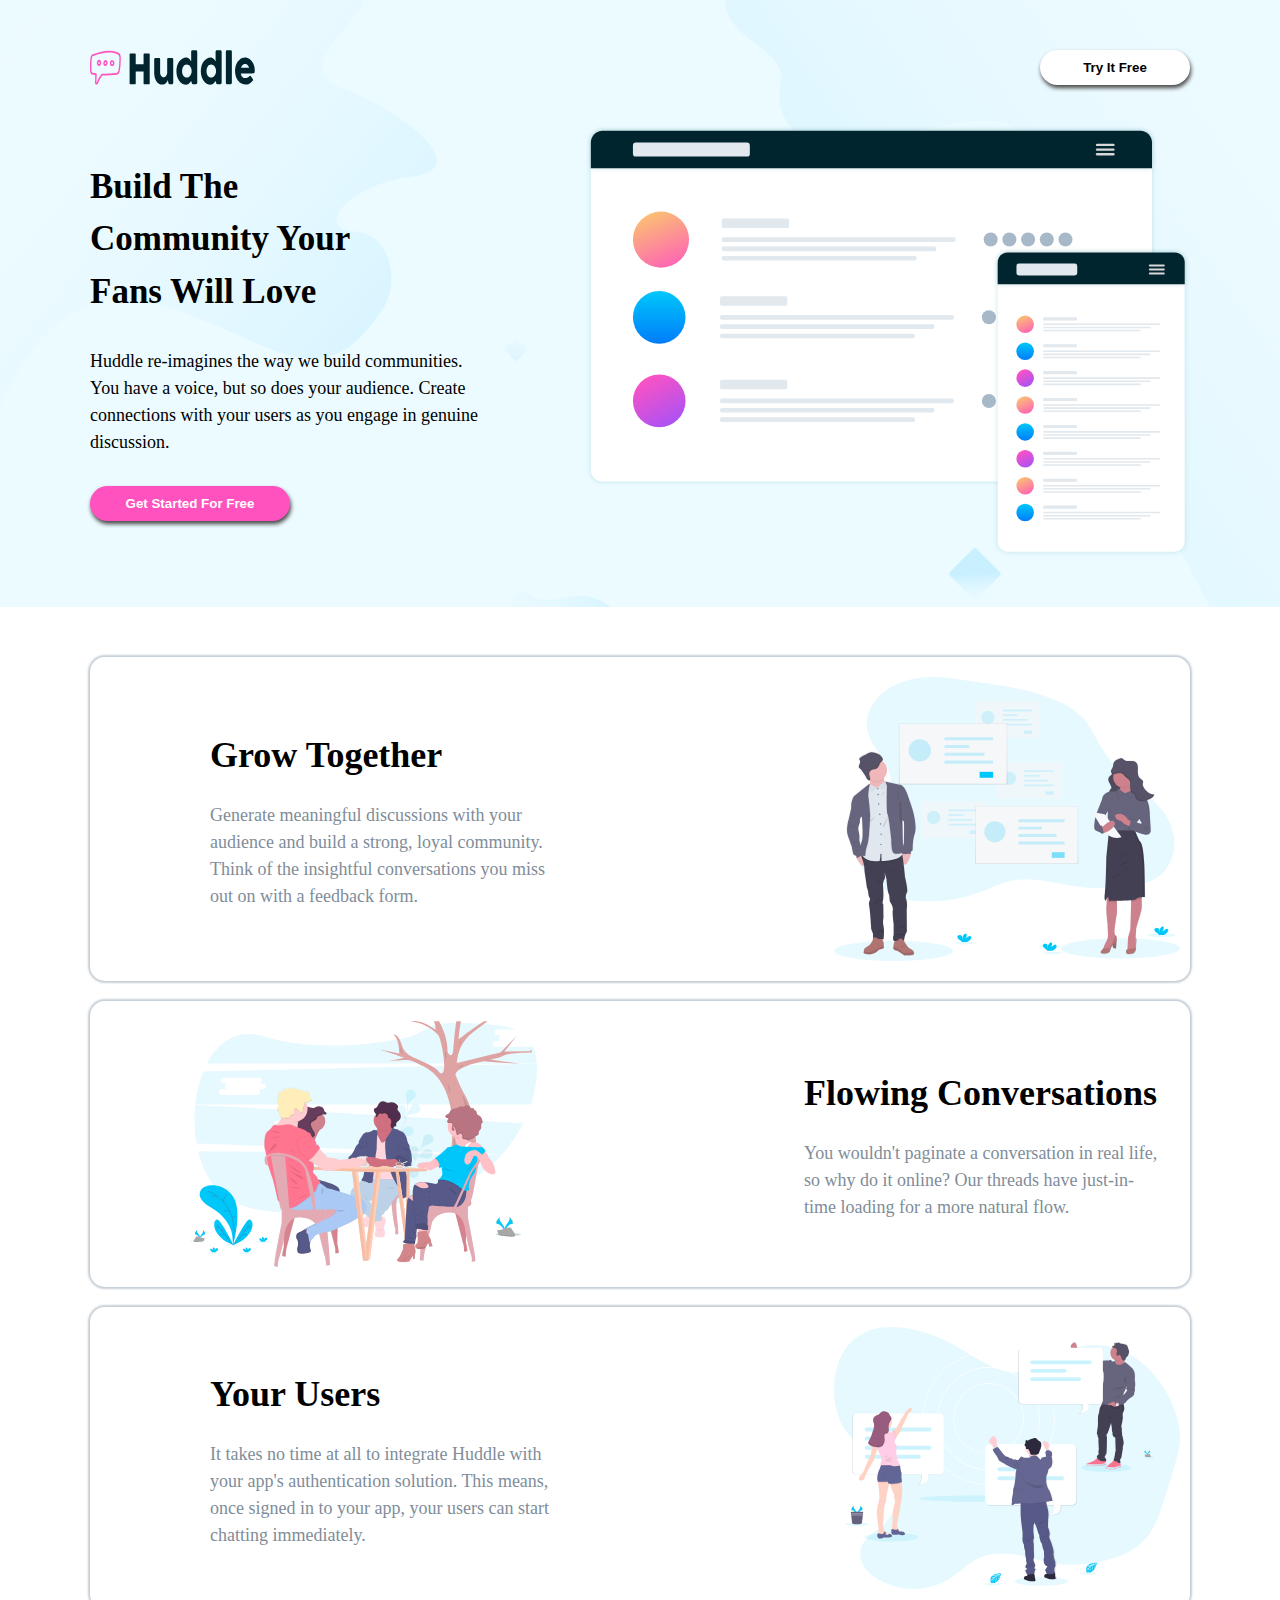
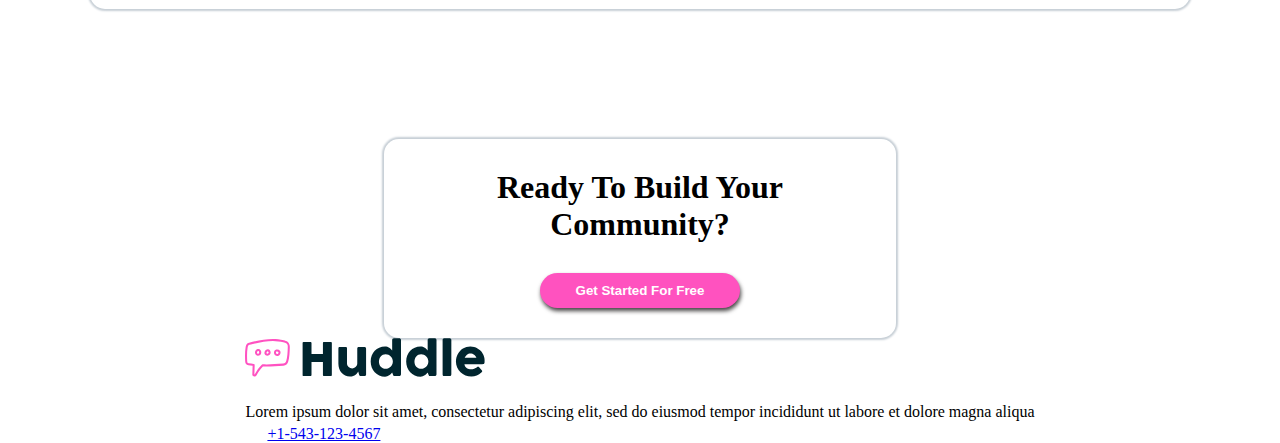
<file: Portfolio/huddle/index.html>
<!DOCTYPE html>
<html lang="en">
<head>
  <meta charset="UTF-8">
  <meta name="viewport" content="width=device-width, initial-scale=1.0"> <link rel="icon" type="image/png" sizes="32x32" href="./images/favicon-32x32.png">
  <link rel="stylesheet" href="style.css">
  <link rel="preconnect" href="https://fonts.googleapis.com">
<link rel="preconnect" href="https://fonts.gstatic.com" crossorigin>
<link href="https://fonts.googleapis.com/css2?family=Poppins:wght@600&display=swap" rel="stylesheet">
  <title>Frontend Mentor | Huddle landing page with alternating feature blocks</title>
</head>
<body>

  <section class="principal">
    <section class="first">

      <div class="try">
        <img src="images/logo.svg">
        <button type="button">Try It Free</button>
      </div>
  
      <div class="community">
  
        <div class="para">
          <h1>Build The Community Your Fans Will Love</h1>
          <p>Huddle re-imagines the way we build communities. You have a voice, but so does your audience. 
            Create connections with your users as you engage in genuine discussion.</p>
            <button type="button">Get Started For Free</button>
        </div>
  
        <img src="images/illustration-mockups.svg">
  
      </div>
  
    </section>
  
  <section class="main">
  
    <section class="second">
  
      <div>
        <h1>Grow Together</h1>
        <p>Generate meaningful discussions with your audience and build a strong, loyal community. 
          Think of the insightful conversations you miss out on with a feedback form.</p>
      </div>
  
      <img src="images/illustration-grow-together.svg">
  
    </section>
  
    <section class="second">
  
      <img src="images/illustration-flowing-conversation.svg" alt="">
  
      <div>
        <h1>Flowing Conversations</h1>
        <p>You wouldn't paginate a conversation in real life, so why do it online? Our threads 
          have just-in-time loading for a more natural flow.</p>
      </div>
  
    </section>
  
    <section class="second">
  
      <div>
        <h1>Your Users</h1>
        <p>It takes no time at all to integrate Huddle with your app's authentication solution. 
          This means, once signed in to your app, your users can start chatting immediately.</p>
      </div>
  
      <img src="images/illustration-your-users.svg">
  
    </section>
  
  </section>
  
  <section class="third">
    <h1>Ready To Build Your Community?</h1>
    <button type="button">Get Started For Free</button>
  </section>
  
  <footer>
    <img src="images/logo.svg">
  
    <section class="footer">
  
      <div class="informations">
  
        <div>
          <img src="images/icon-location.svg">
          <p>Lorem ipsum dolor sit amet, consectetur adipiscing elit, sed do eiusmod tempor 
            incididunt ut labore et dolore magna aliqua</p>
        </div>
  
        <div>
          <img src="images/icon-phone.svg">
          <a href="callto: +1-543-123-4567">+1-543-123-4567</a>
  
        </div>
  
      </div>
  
    </section>
  </footer>
  </section>

  <div class="media">Visit this page on your computer :)</div>
 




  <!--
  
  +1-543-123-4567
  example@huddle.com

  About Us
  What We Do
  FAQ

  Career
  Blog
  Contact Us

  &copy; Copyright 2018 Huddle. All rights reserved. -->
</body>
</html>
</file>
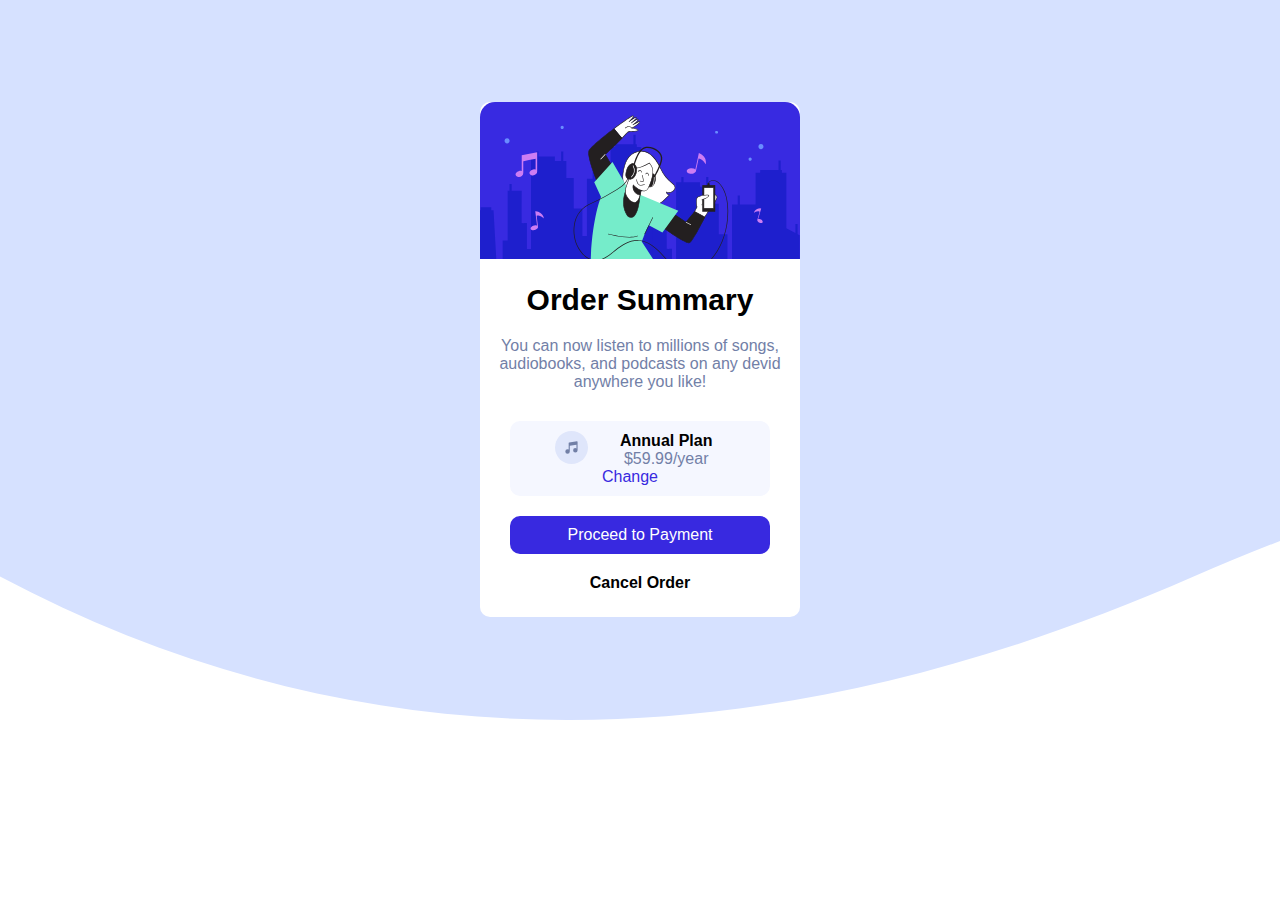
<file: Portfolio/nft/index.html>
<!DOCTYPE html>
<html lang="en">
<head>
  <meta charset="UTF-8">
  <meta name="viewport" content="width=device-width, initial-scale=1.0"> <!-- displays site properly based on user's device -->

  <link rel="icon" type="image/png" sizes="32x32" href="./images/favicon-32x32.png">
  
  <title>Frontend Mentor | Order summary card</title>

  <!-- Feel free to remove these styles or customise in your own stylesheet 👍 -->
  <style>
    *{
      padding: 0;
      margin: 0;
      box-sizing: border-box;
      text-align: center;
      font-size: 16px;
      font-family: 'Red Hat Display', sans-serif;
    }

    body{
      background-image: url(images/pattern-background-desktop.svg);
      background-repeat: no-repeat;
      background-size: cover;
    
    }

    #main{
      width: 25%; 
      background-color: white;
      border-radius: 10px;
      margin: 8% auto;
      padding-bottom: 25px;
    }

    #img1{
      width: 100%;
      margin-bottom: 10px;
      border-top-left-radius: 15px;
      border-top-right-radius: 15px;
      
    }

    #text h1, #text p{
      padding: 10px;

    }

    h1{
      font-size: 30px;
    }
      
    #audio{
      background-color:hsl(225, 100%, 98%);
      margin-left: 30px;
      margin-right: 30px;
      border-radius: 10px;
      margin-top: 20px;
      margin-bottom: 20px;
      padding: 10px;
      
    }
     #aud, #audtext, #para {
      display: inline-block;
      margin-right: 20px;
    }
  
    #img2{
      width: 70%; /*
      margin-right: 60px;
    }
    #audtext{
      padding-right: 40px; */
    }

    #pro{
      background-color:hsl(245, 75%, 52%);
      margin-left: 30px;
      margin-right: 30px;
      border-radius: 10px;
      margin-top: 20px;
      margin-bottom: 20px;
      padding: 10px;
    }

    #pro p{
      color: white;
    }
    #text p, #audtext p{
      color:hsl(224, 23%, 55%) ;
    }
    #p1{
      color:hsl(245, 75%, 52%) ;
    }

    .media{
      display: none;
    }

    @media (max-width: 991.98px) {
    #main{
      display: none;
    }

    body{
        height: 100vh;
    }

    .media{
        display: flex;
        justify-content: center;
        align-items: center;
        background-color: #fff;
        padding: 25px;
        font-size: 20px;
        border-radius: 10px;
        box-shadow: 5px 10px 28px hsl(234, 12%, 34%);
        margin: 30%;
    }
  }




  </style>
</head>
<body>

  <div id="main">
    <img id="img1" src="images/illustration-hero.svg" alt="My illustration-hero">

    <div id="text">
       <h1>Order Summary</h1>
       <p>You can now listen to millions of songs, audiobooks, and podcasts on any devid anywhere you like!</p>
    </div>
     
    <div id="audio">

      <div id="aud">
             <img id="img2" src="images/icon-music.svg" alt="My icon-music">
      </div>

      <div id="audtext">
            <h2>Annual Plan</h2> 
            <p>$59.99/year</p>
      </div>

      <div id="para">
        <p id="p1">Change</p>
      </div>

    </div>

    <div id="pro">
      <p>Proceed to Payment</p>
    </div>
    
    <h3>Cancel Order</h3>
  </div>

  <div class="media">Visit this page on your computer :)</div>



</body>
</html>
</file>
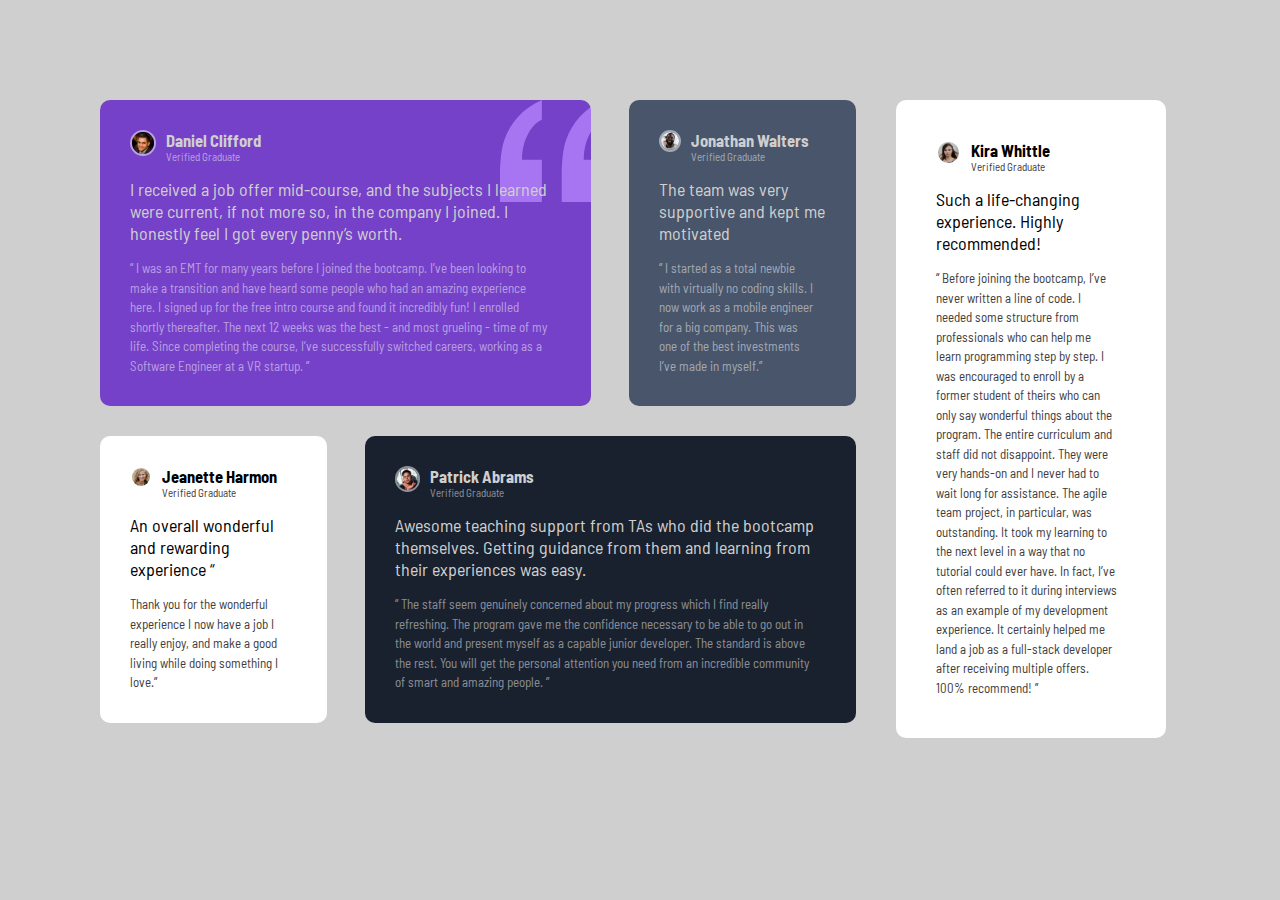
<file: Portfolio/testimonials/index.html>
<!DOCTYPE html>
<html lang="en">

<head>
    <meta charset="UTF-8">
    <meta name="viewport" content="width=device-width, initial-scale=1.0">
    <!-- displays site properly based on user's device -->

    <link rel="icon" type="image/png" sizes="32x32" href="./images/favicon-32x32.png">

    <title>Frontend Mentor | [Challenge Name Here]</title>
    <link rel="stylesheet" href="style.css">
    <link rel="preconnect" href="https://fonts.googleapis.com">
    <link rel="preconnect" href="https://fonts.gstatic.com" crossorigin>
    <link href="https://fonts.googleapis.com/css2?family=Barlow+Semi+Condensed:ital,wght@0,600;1,500&display=swap" rel="stylesheet">

</head>

<body>

    <section class="principal">


<section class="big">

    <section class="part1">
    
        <section class="first">
    
            <div class="top">
                <img src="images/image-daniel.jpg">
    
                <div class="name">
                    <h2> Daniel Clifford</h2>
                    <p> Verified Graduate</p>
                </div>
            </div>
    
            <div class="info">
                <p class="para1"> I received a job offer mid-course, and the subjects I learned were current, if not more so, in the company I joined. I honestly feel I got every penny’s worth.</p>
    
                <p class="para2">“ I was an EMT for many years before I joined the bootcamp. I’ve been looking to make a transition and have heard some people who had an amazing experience here. I signed up for the free intro course and found it incredibly fun! I enrolled
                    shortly thereafter. The next 12 weeks was the best - and most grueling - time of my life. Since completing the course, I’ve successfully switched careers, working as a Software Engineer at a VR startup. ”</p>
            </div>
    
        </section>
    
        <section class="second">
    
            <div class="top">
                <img src="images/image-jonathan.jpg">
    
                <div class="name">
                    <h2>Jonathan Walters</h2>
                    <p>Verified Graduate</p>
                </div>
    
            </div>
    
            <div class="info">
                <p class="para1"> The team was very supportive and kept me motivated</p>
                <p class="para2">“ I started as a total newbie with virtually no coding skills. I now work as a mobile engineer for a big company. This was one of the best investments I’ve made in myself.”</p>
            </div>
    
        </section>
    
    </section>
    
    <section class="part2">
    
        <section class="third">
    
            <div class="top">
                <img src="images/image-jeanette.jpg">
    
                <div class="name">
                    <h2>Jeanette Harmon</h2>
                    <p>Verified Graduate</p>
                </div>
    
            </div>
    
            <div class="info">
                <p class="para1">An overall wonderful and rewarding experience “</p>
                <p class="para2">Thank you for the wonderful experience I now have a job I really enjoy, and make a good living while doing something I love.”</p>
            </div>
    
        </section>
    
        <section class="fourth">
            
            <div class="top">
                <img src="images/image-patrick.jpg">
    
                <div class="name">
                    <h2>Patrick Abrams</h2>
                    <p>Verified Graduate</p>
                </div>
    
            </div>
    
            <div class="info">
                <p class="para1">Awesome teaching support from TAs who did the bootcamp themselves. Getting guidance from them and learning from their experiences was easy.</p>
                <p class="para2">“ The staff seem genuinely concerned about my progress which I find really refreshing. The program gave me the confidence necessary to be able to go out in the world and present myself as a capable junior developer. The standard is above the
                    rest. You will get the personal attention you need from an incredible community of smart and amazing people. ”</p>
            </div>
    
        </section>
    
    </section>    
    
    </section>
    
    
    
    
        <section class="fifth">
            
            <div class="top">
                <img src="images/image-kira.jpg">
    
                <div class="name">
                    <h2>Kira Whittle</h2>
                    <p>Verified Graduate</p>
                </div>
    
            </div>
            
            <div class="info">
                <p class="para1"> Such a life-changing experience. Highly recommended!</p>
                <p class="para2">“ Before joining the bootcamp, I’ve never written a line of code. I needed some structure from professionals who can help me learn programming step by step. I was encouraged to enroll by a former student of theirs who can only say wonderful
                    things about the program. The entire curriculum and staff did not disappoint. They were very hands-on and I never had to wait long for assistance. The agile team project, in particular, was outstanding. It took my learning to the next
                    level in a way that no tutorial could ever have. In fact, I’ve often referred to it during interviews as an example of my development experience. It certainly helped me land a job as a full-stack developer after receiving multiple offers.
                    100% recommend! ”</p>
            </div>
    
            
    
        </section>

    </section>

    <div class="media">Visit this page on your computer :)</div>
</body>

</html>
</file>
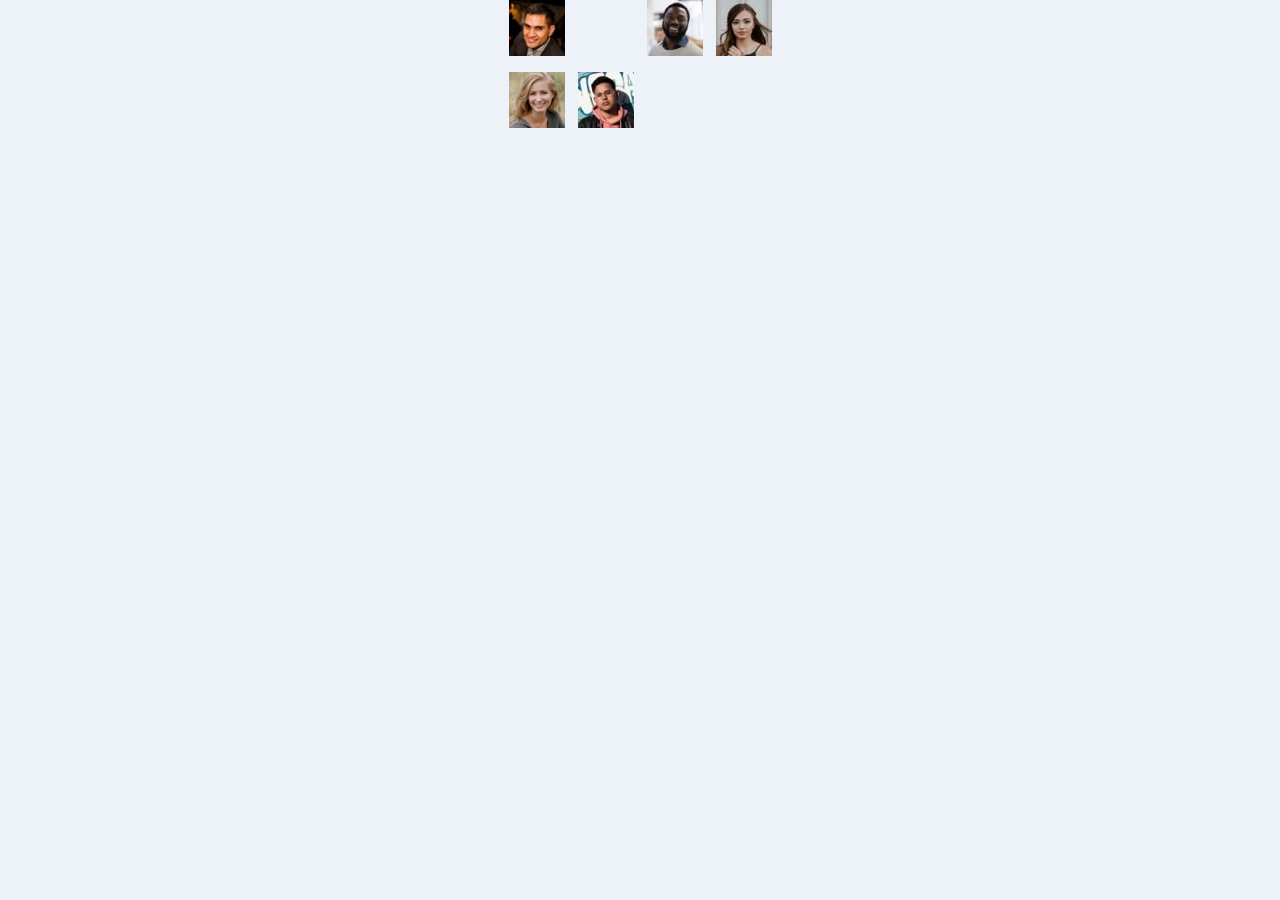
<file: Portfolio/testimonials/grid2.html>
<!DOCTYPE html>
<html lang="en">
<head>
  <meta charset="UTF-8">
  <!-- displays site properly based on user's device -->
  <meta name="viewport" content="width=device-width, initial-scale=1.0"> 

  <!-- Imports the CSS for the page --> 
  <link rel="stylesheet" href="grid2.css">

  <!-- Icon and Title: Shows up in browser tab -->
  <link rel="icon" type="image/png" sizes="32x32" href="./images/favicon-32x32.png">
  <title>Frontend Mentor | Testimonials Grid Section Main</title>

</head>
<body>
<div id="everythingbox" class="rel flexc fcenter">
    <div id="mainbox" class="rel">

        <div id="purplebox" class="rel purple card">
            <div id="insidebox1" class="inside rel flexc">
                <div id="avatarinfobox1" class="rel flexr avatarinfo">
                    <div id="avatarbox1" class="rel avatarbox">
                        <img src="images/image-daniel.jpg" alt="Daniel Clifford" id="avart1" class="rel avatar">
                    </div>
                    <div id="infobox1" class="rel flexc">
                        <div id="name1" class="rel name">

                        </div>
                        <div id="grad1" class="gra rel">

                        </div>
                    </div>
                </div>


                <div id="heading1" class="rel heading">

                </div>
                <div id="para1" class="rel para">

                </div>
            </div>
      
        </div>

        <div id="greybox" class="rel grey card">
            <div id="insidebox2" class="inside rel flexc">
                <div id="avatarinfobox2" class="rel flexr avatarinfo">
                    <div id="avatarbox2" class="rel avatarbox">
                        <img src="images/image-jonathan.jpg" id="avart2" class="rel avatar">
                    </div>
                    <div id="infobox2" class="rel flexc">
                        <div id="name2" class="rel name">

                        </div>
                        <div id="grad2" class="gra rel">

                        </div>
                    </div>
                </div>


                <div id="heading2" class="rel heading">

                </div>
                <div id="para2" class="rel para">
                    
                </div>
            </div>
        </div>



        <div id="whitebox1" class="rel white1 card">
            <div id="insidebox3" class="inside rel flexc">
                <div id="avatarinfobox3" class="rel flexr avatarinfo">
                    <div id="avatarbox3" class="rel avatarbox">
                        <img src="images/image-jeanette.jpg" id="avart3" class="rel avatar">
                    </div>
                    <div id="infobox3" class="rel flexc">
                        <div id="name3" class="rel name">

                        </div>
                        <div id="grad3" class="gra rel">

                        </div>
                    </div>
                </div>


                <div id="heading3" class="rel heading">

                </div>
                <div id="para3" class="rel para">
                    
                </div>
            </div>
        </div>


        <div id="navybox" class="rel navy card">
            <div id="insidebox4" class="inside rel flexc">
                <div id="avatarinfobox4" class="rel flexr avatarinfo">
                    <div id="avatarbox4" class="rel avatarbox">
                        <img src="images/image-patrick.jpg" id="avart4" class="rel avatar">
                    </div>
                    <div id="infobox4" class="rel flexc">
                        <div id="name4" class="rel name">

                        </div>
                        <div id="grad4" class="gra rel">

                        </div>
                    </div>
                </div>


                <div id="heading4" class="rel heading">

                </div>
                <div id="para4" class="rel para">
                    
                </div>
            </div>
        </div>



        <div id="whitebox2" class="rel white2 card">
            <div id="insidebox5" class="inside rel flexc">
                <div id="avatarinfobox5" class="rel flexr avatarinfo">
                    <div id="avatarbox5" class="rel avatarbox">
                        <img src="images/image-kira.jpg" id="avart5" class="rel avatar">
                    </div>
                    <div id="infobox5" class="rel flexc">
                        <div id="name5" class="rel name">

                        </div>
                        <div id="grad5" class="gra rel">

                        </div>
                    </div>
                </div>


                <div id="heading5" class="rel heading">

                </div>
                <div id="para5" class="rel para">
                    
                </div>
            </div>
        </div>


        
    
    </div>
</div>


</body>
</html>
</file>
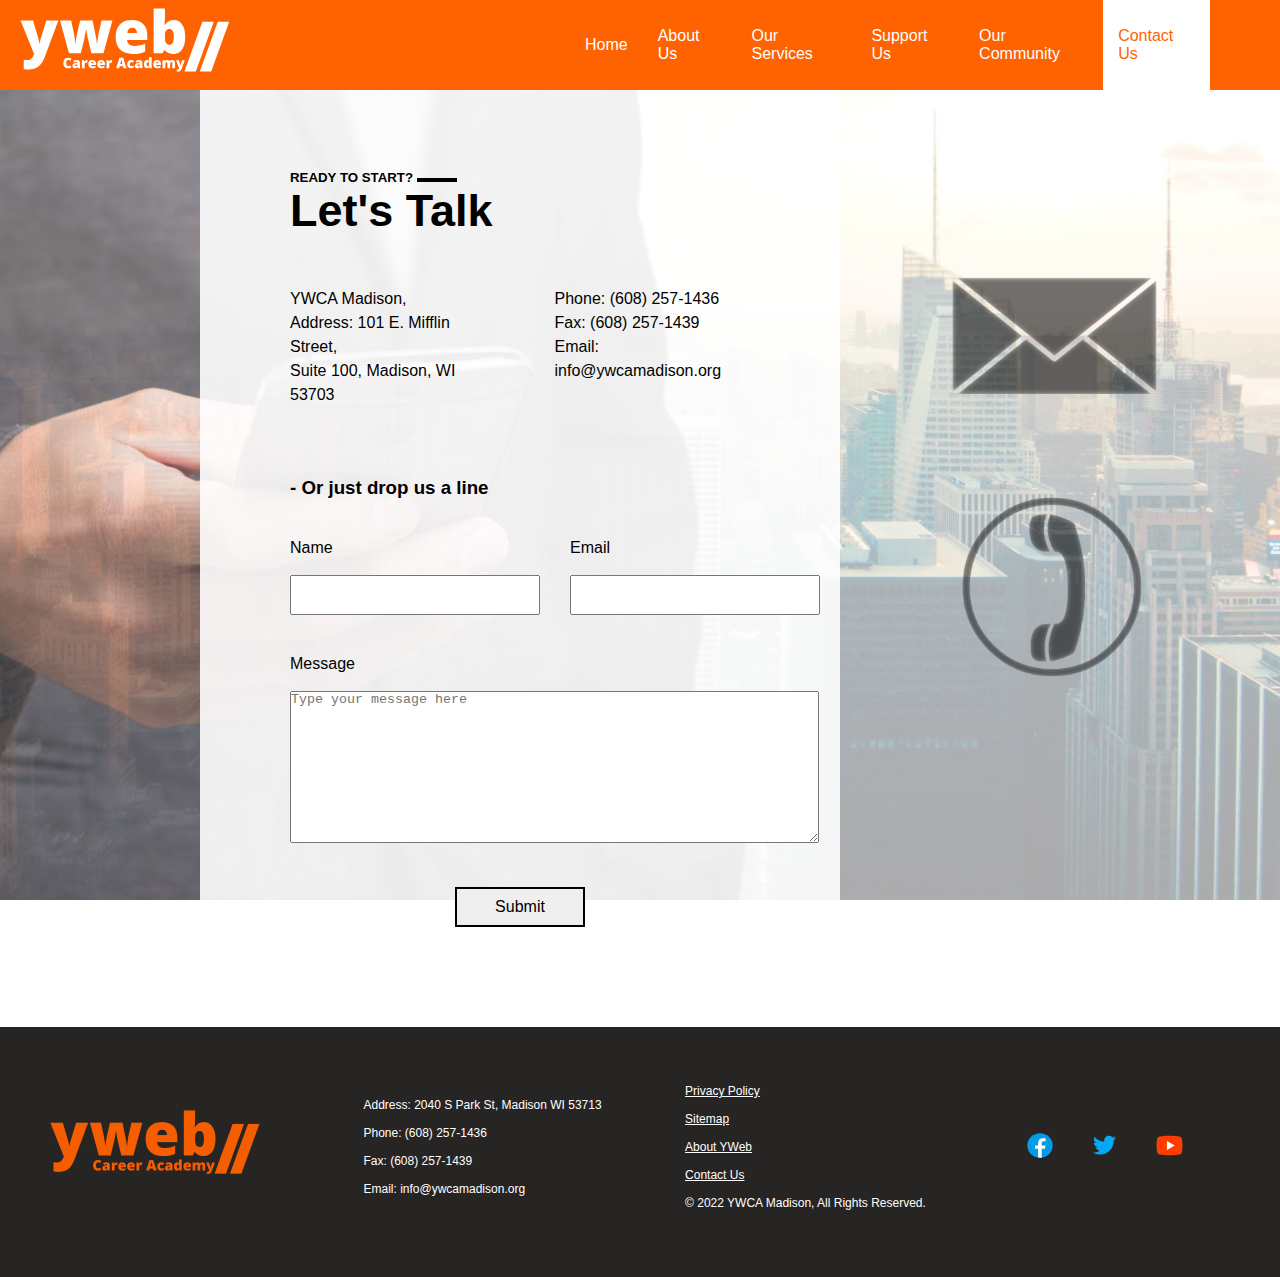
<file: Portfolio/Ywca/Contact.html>
<!DOCTYPE html>
<html lang="en">
<head>
    <meta charset="UTF-8">
    <meta http-equiv="X-UA-Compatible" content="IE=edge">
    <meta name="viewport" content="width=device-width, initial-scale=1.0">
    <link rel="stylesheet" href="contact.css">
    <link rel="icon" type="image/x-icon" href="logo/ywebLogoMark.ico">
    <title>Contact Us</title>
</head>
<body>
    
    <!-- Menu bar -->

    <section class="header">

        <a href="Yweb.html"><img class="logo" src="logo/Yweblogo.svg"></a> 

     <div class="menu">
       <div><a href="Yweb.html">Home</a></div>
       <div><a href="About.html">About Us</a></div>
       <div><a href="Service.html">Our Services</a></div>
       <div><a href="Support.html">Support Us</a></div>
       <div><a href="Community.html">Our Community</a></div>
       <div style="background-color: white;"><a style="color: #ff6200;" href="Contact.html">Contact Us</a></div>
     </div>
    
       </section>


       <section class="body">

          <div id="contactpage" class="content">

            <div class="text">
                <h5>READY TO START? <div class="line"></div></h5>
                <h1>Let's Talk</h1>
            </div>
 
         <!-- Information about Yweb -->
 
            <div class="information">
 
                <div class="address">
                     YWCA Madison, <br>
                     Address: 101 E. Mifflin Street, <br>
                     Suite 100, Madison, WI 53703
                </div>
 
                <div class="contact">
                 Phone: (608) 257-1436 <br> 
                 Fax: (608) 257-1439 <br>
                 Email: info@ywcamadison.org
                </div>
            </div>
 
                <h3>- Or just drop us a line</h3>
 
         <!-- Form area -->
 
 
                <form action="">
 
          <!-- Name area -->
 
                 <div class="info">
 
                     <div class="name">
                         <label for="name" >Name</label> <br><br>
                         <input type="text" id="name" required>
                     </div>
  
                     <div class="email">
                         <label for="email">Email</label> <br><br>
                         <input type="email" id="email" required>
                     </div>
                 </div>
                 
          <!-- Message area -->
 
 
                 <div>
                     <label for="message">Message</label> <br><br>
                     <textarea name="message" id="" cols="64" rows="10" placeholder="Type your message here" required></textarea>
                 </div>
 
                 <div class="button"><input id="submit" type="submit" value="Submit"></div>

                </form>
          </div>

          <div id="thanks">Thank you for your message. <br><br>
              Hope to hear back within one to two business days.
             <div>
                <a style="text-decoration: none;" id="link" href="Contact.html">Go back</a>
                <a style="text-decoration: none;" id="link" href="Yweb.html">Home</a>
            </div>
            </div>
           
       </section>


       <!-- Footer -->

       <section class="footer">

        <a href="Yweb.html#home"><img class="logo" src="logo/logo2.png"></a>
      
        <div class="info">
          Address: 2040 S Park St, Madison WI 53713 <br><br>
          Phone: (608) 257-1436 <br><br>
          Fax: (608) 257-1439 <br><br>
          Email: info@ywcamadison.org
        </div>
      
        <div class="copyright">
          <a style= "color: white;" href="https://www.ywcamadison.org/privacy-policy/">Privacy Policy</a> <br><br>
          <a style= "color: white;" href="https://www.ywcamadison.org/sitemap/">Sitemap</a> <br><br>
          <a style= "color: white;" href="About.html">About YWeb</a> <br><br>
          <a style= "color: white;" href="Contact.html">Contact Us</a> <br><br>
           © 2022 YWCA Madison, All Rights Reserved.
        </div>
      
        <div class="social-media">
          <a href="https://www.facebook.com/YWCAMadison/" target="_blank"><img src="Image/facebook.svg"></a>
          <a href="https://twitter.com/YWCAMADISON" target="_blank"><img src="Image/twitter.svg"></a>
          <a href="https://www.youtube.com/c/YWCAMadisonOrg/ywcausa" target="_blank"><img src="Image/youtube.svg"></a>
        </div>
            
      </section> 
      
      <script>
          const page = document.querySelector("#contactpage")
          const but = document.querySelector("#submit");
          const thanks = document.querySelector("#thanks");
          but.addEventListener("click", function(){
              page.style.display = "none";
          })
          but.addEventListener("click",function(){
              thanks.style.display = "flex";
          })
      </script>

</body>
</html>
</file>
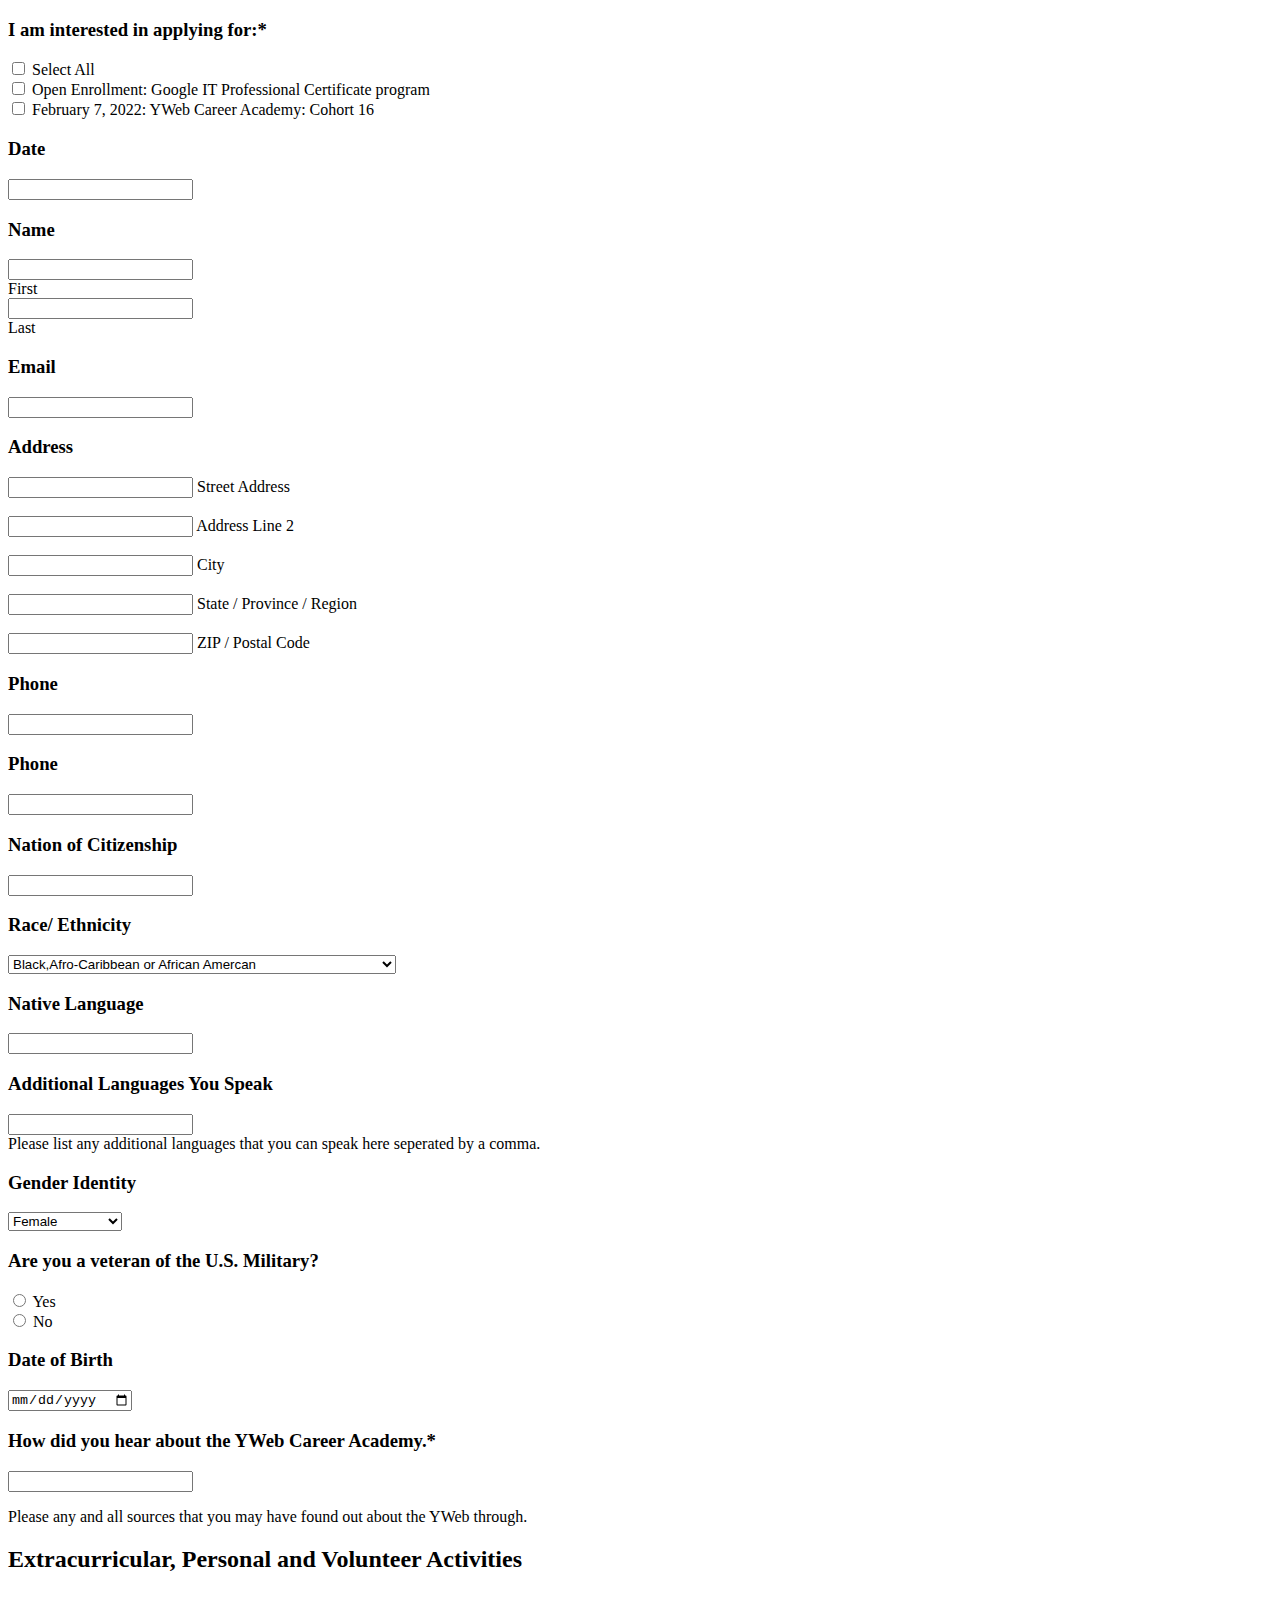
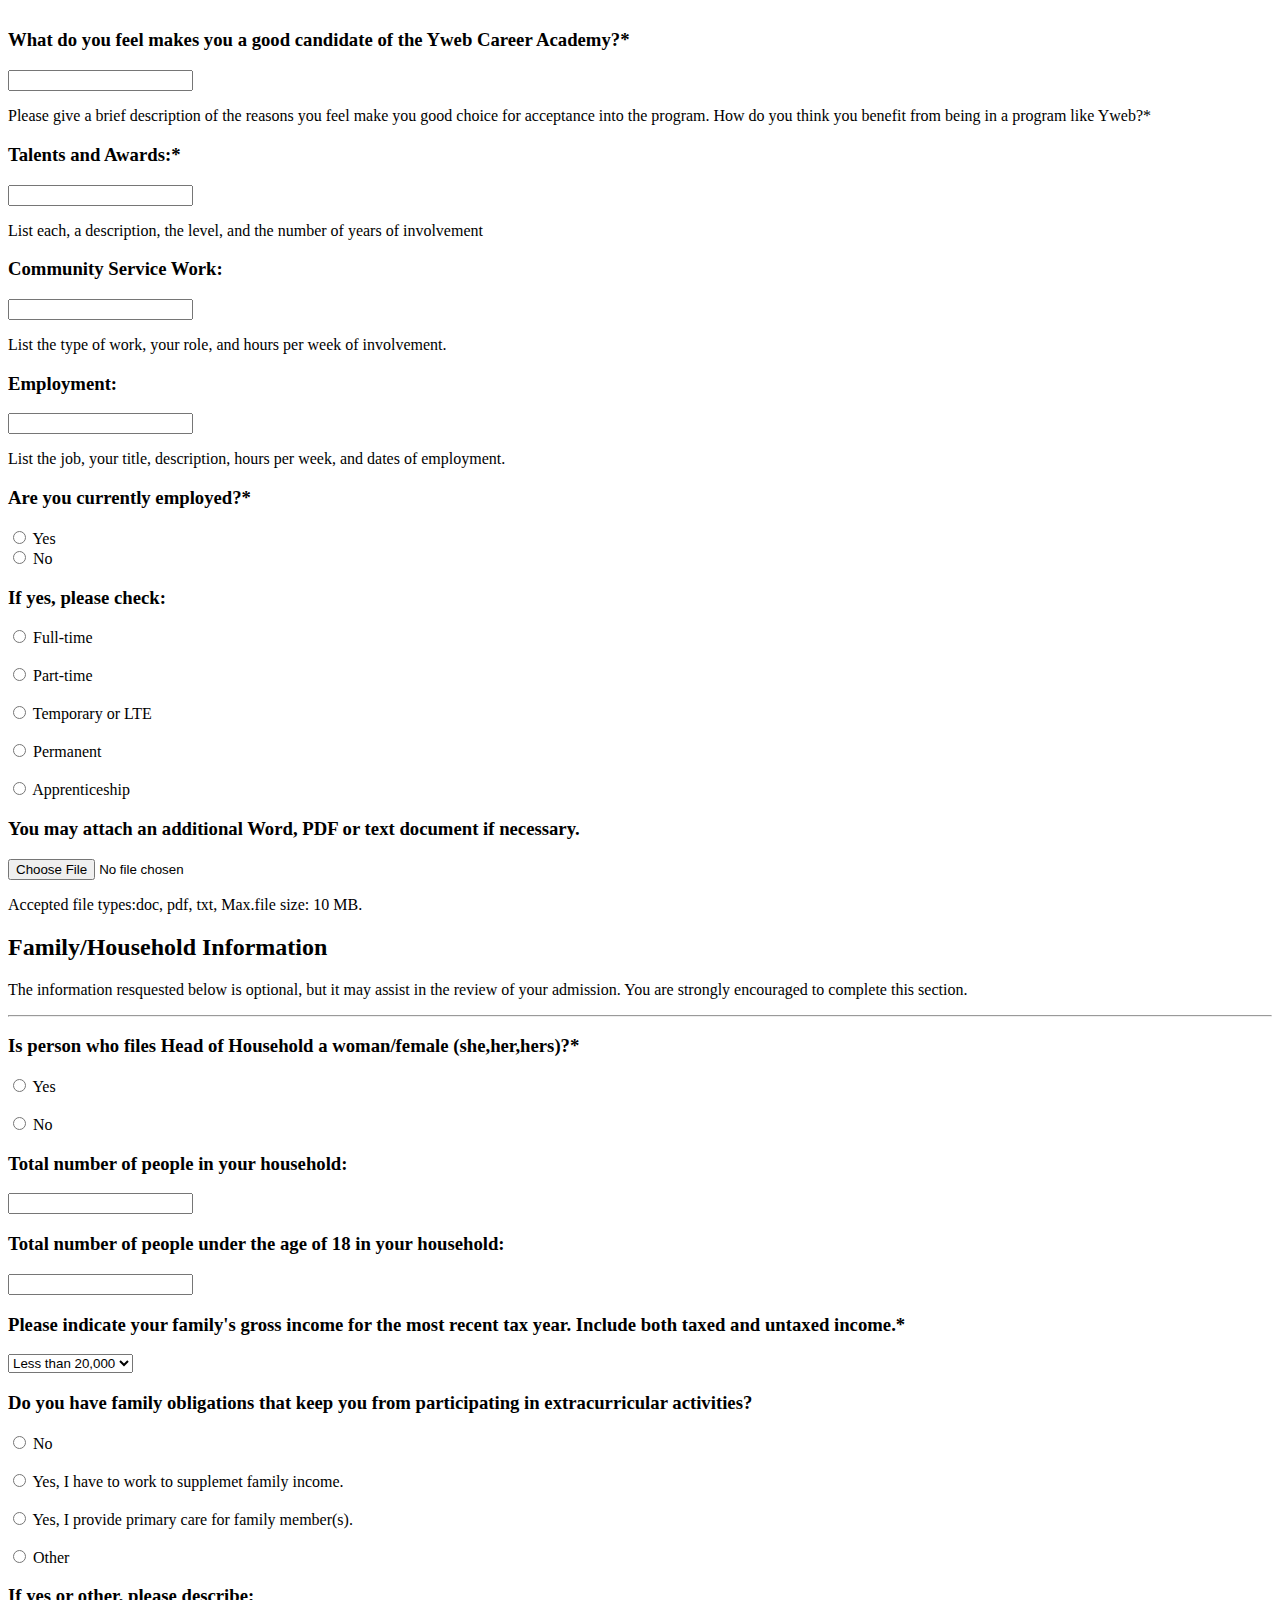
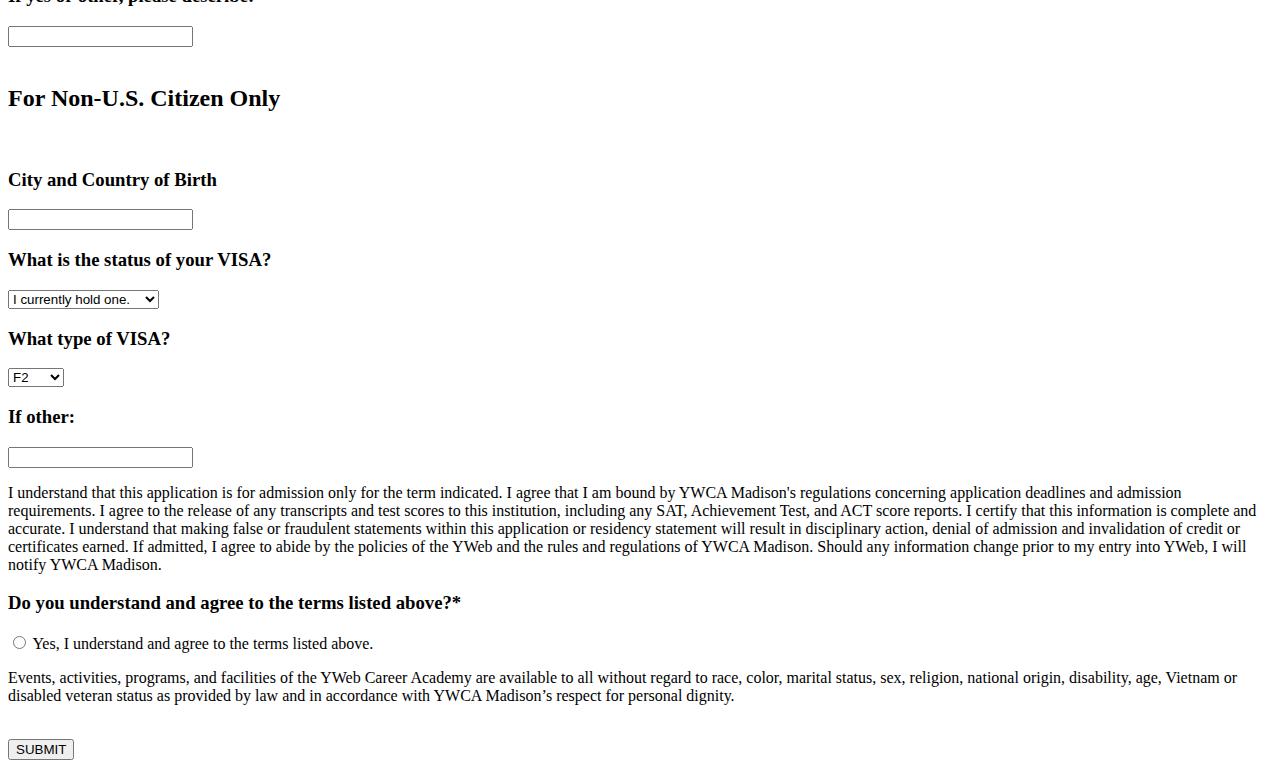
<file: Portfolio/Ywca/index 2.html>
<!DOCTYPE html>
<html lang="en">

<head>
  <meta charset="UTF-8">
  <meta name="viewport" content="width=device-width, initial-scale=1.0">
  <meta http-equiv="X-UA-Compatible" content="ie=edge">
  <title>Yweb Program Application Form</title>

</head>

<body>
  <div class="main">

    <form class="enrollment" action="" method="post">

      <h3>I am interested in applying for:*</h3>

      <div class="program">
        <div class="selectAll">
          <input id="selectAll" type="checkbox" name="selectAll">
          <label for="selectAll">Select All</label>
        </div>

        <div class="googleIt">
          <input id="selectAll" type="checkbox" name="selectAll">
          <label for="selectAll">Open Enrollment: Google IT Professional Certificate program</label>
        </div>

        <div class="yWeb">
          <input id="selectAll" type="checkbox" name="selectAll">
          <label for="selectAll">February 7, 2022: YWeb Career Academy: Cohort 16</label>
        </div>
      </div>

<!-- Information Personnal -->

      <div class="info">

        <div class="date">
          <h3>Date</h3>
          <input type="text" name="" value="">
        </div>

        <div class="name">
          <div class="firstName">
            <h3>Name</h3>
            <input type="text" name="firstName"></br>
            <label id="firstName" for="firstName">First</label>
          </div>

          <div class="lastName">
            <input type="text" name="lastName"></br>
            <label id="lastName" for="lastName">Last</label>
          </div>

        </div>

        <div class="email">
          <h3>Email</h3>
          <input id="email" type="email" name="email">
        </div>

        <div class="address">
          <h3>Address</h3>
          <input id="address" type="address" name="address">
          <label id="address" for="">Street Address</label>
        </div>
        <br>

        <div class="address">
          <input id="address" type="address" name="address">
          <label id="address" for="">Address Line 2</label>
        </div><br>

        <div class="address">
          <input id="address" type="address" name="address">
          <label id="address" for="">City</label>
        </div><br>

        <div class="address">
          <input id="address" type="address" name="address">
          <label id="address" for="">State / Province / Region</label>
        </div><br>

        <div class="address">
          <input id="address" type="address" name="address">
          <label id="address" for="">ZIP / Postal Code
          </label>
        </div>

        <div class="phone">
          <h3>Phone</h3>
          <input type="text" name="" value="">

        </div>

        <div class="phone">
          <h3>Phone</h3>
          <input type="text" name="" value="">

        </div>

        <div class="citizenship">
          <h3>Nation of Citizenship</h3>
          <input type="citizenship" name="citizenship" value="">

        </div>
       </div>

<!-- RAce -->

       <div class="race">

        <h3>Race/ Ethnicity</h3>
        <select class="race" name="race">
          <option value="">Black,Afro-Caribbean or African Amercan</option>
          <option value="">East Asian or American</option>
          <option value="">South asian or Indian American</option>
          <option value="">Middle eastern, North African(sub-Saharan) or Arab American</option>
          <option value="">Native Hawaiian or Pacific Islander</option>
          <option value="">Native American or Alaskan Native</option>
          <option value="">White or Euro-American</option>
          <option value="">Multi-Racial</option>
          <option value="">I prefer not to disclose</option>
        </select>
      </div>

      <!-- Languge -->

      <div class="native">
        <h3>Native Language</h3>
        <input type="text" name="" value="">
      </div>

      <div class="additional">
        <h3>Additional Languages You Speak</h3>
        <input type="text" name="" value="">
        <label for="">
          <br>
          Please list any additional languages that you can speak here seperated by a comma.
        </label>
      </div>

<!-- Gendre -->

      <div class="gender">
        <h3>Gender Identity</h3>
        <select class="gender" name="gender">
          <option value="female">Female</option>
          <option value="male">Male</option>
          <option value="trans">Transgender</option>
          <option value="binary">Non-Binary</option>
          <option value="neutral">Gender Neutral</option>
        </select>
      </div>

<!-- Service Military -->

      <div class="veteran">
        <h3>Are you a veteran of the U.S. Military?</h3>
        <input type="radio" name="" value="">
        <label for="">Yes</label>
        <br>
        <input type="radio" name="" value="">
        <label for="">No</label>
      </div>

      <div class="DOB">
        <h3>Date of Birth</h3>
        <input type="date" name="" value="">

      </div>

<!-- How did you hear about the YWeb -->

      <div class="message">
        <h3>How did you hear about the YWeb Career Academy.*</h3>
        <input type="text" name="" value="">

        <br>
        <p>Please any and all sources that you may have found out about the YWeb through.</p>

      </div>
      <div class="message">
        <h2>Extracurricular, Personal and Volunteer Activities</h2>
        <br>
        <h3>What do you feel makes you a good candidate of the Yweb Career Academy?*</h3>
        <input type="text" name="" value="">

        <p>Please give a brief description of the reasons you feel make you good choice for acceptance into the program. How do you think you benefit from being in a program like Yweb?*</p>

      </div>



      <div class="message">
        <h3>Talents and Awards:*</h3>
        <input type="text" name="" value="">

        <p>List each, a description, the level, and the number of years of involvement </p>

      </div>


      <div class="message">
        <h3>Community Service Work:</h3>
        <input type="text" name="" value="">

        <p>List the type of work, your role, and hours per week of involvement. </p>

      </div>


      <div class="message">
        <h3>Employment:</h3>
        <input type="text" name="" value="">

        <p>List the job, your title, description, hours per week, and dates of employment. </p>

      </div>


      <div class="radio">
        <h3>Are you currently employed?*</h3>
        <input type="radio" name="" value="">
        <label for="">Yes</label>

        <br>

        <input type="radio" name="" value="">
        <label for="">No</label>

      </div>

      <div class="radio">
        <h3>If yes, please check:</h3>
        <input type="radio" name="" value="">
        <label for="">Full-time</label>

        <br>
        <br>
        <input type="radio" name="" value="">
        <label for="">Part-time</label>

        <br>
        <br>

        <input type="radio" name="" value="">
        <label for="">Temporary or LTE</label>

        <br>
        <br>

        <input type="radio" name="" value="">
        <label for="">Permanent</label>

        <br>
        <br>

        <input type="radio" name="" value="">
        <label for="">Apprenticeship</label>

      </div>

      <div class="file">
        <h3>You may attach an additional Word, PDF or text document if necessary.</h3>
        <input type="file" name="" value="">
        <p>Accepted file types:doc, pdf, txt, Max.file size: 10 MB.</p>

      </div>

      <div class="family">
        <h2>Family/Household Information</h2>
        <p>The information resquested below is optional, but it may assist in the review of your admission. You are strongly encouraged to complete this section.</p>

      </div>

      <hr>

      <div class="radio">
        <h3>Is person who files Head of Household a woman/female (she,her,hers)?*</h3>
        <input type="radio" name="" value="">
        <label for="">Yes</label>

        <br>
        <br>

        <input type="radio" name="" value="">
        <label for="">No</label>

      </div>


      <div class="two">
        <h3>Total number of people in your household:</h3>
        <input type="text" name="" value="">
      </div>

      <div class="two">
        <h3>Total number of people under the age of 18 in your household:</h3>
        <input type="text" name="" value="">
      </div>

      <div class="two">
        <h3>Please indicate your family's gross income for the most recent tax year. Include both taxed and untaxed income.*</h3>
        <select class="" name="">
          <option value="">Less than 20,000</option>
          <option value="">$20,000-$39,000</option>
          <option value="">$40,000-$59,000</option>
          <option value="">$60,000-$79,000</option>
          <option value="">$80,000 or more</option>
        </select>

      </div>

      <div class="radio">
        <h3>Do you have family obligations that keep you from participating in extracurricular activities?</h3>
        <input type="radio" name="" value="">
        <label for="">No</label>

        <br>
        <br>

        <input type="radio" name="" value="">
        <label for="">Yes, I have to work to supplemet family income.</label>

        <br>
        <br>

        <input type="radio" name="" value="">
        <label for="">Yes, I provide primary care for family member(s).</label>

        <br>
        <br>

        <input type="radio" name="" value="">
        <label for="">Other</label>

      </div>

      <div class="">
        <h3>If yes or other, please describe:</h3>
        <input type="text" name="" value="">
      </div>
      <br>
      <div class="">
        <h2>For Non-U.S. Citizen Only</h2>
      </div>
      <br>

      <div>
        <h3>City and Country of Birth</h3>
        <input type="text" name="" value="">
      </div>

      <div class="two">
        <h3>What is the status of your VISA?</h3>
        <select class="" name="">


          <option value="">I currently hold one.</option>
          <option value="">I am applying for one.</option>

        </select>
      </div>

      <div class="two">
        <h3>What type of VISA?</h3>
        <select class="" name="">


          <option value="">F2</option>
          <option value="">J1</option>
          <option value="">J2</option>
          <option value="">None</option>
          <option value="">Other</option>

        </select>
      </div>


      <div class="two">
        <h3>If other:</h3>
        <input type="text" name="" value="">


      </div>
<div class="para">
  <p>I understand that this application is for admission only for the term indicated. I agree that I am bound by YWCA Madison's regulations concerning application deadlines and admission requirements. I agree to the release of any transcripts and test scores to this institution, including any SAT, Achievement Test, and ACT score reports. I certify that this information is complete and accurate. I understand that making false or fraudulent statements within this application or residency statement will result in disciplinary action, denial of admission and invalidation of credit or certificates earned. If admitted, I agree to abide by the policies of the YWeb and the rules and regulations of YWCA Madison. Should any information change prior to my entry into YWeb, I will notify YWCA Madison.
</p>

</div>


<div class="radio">
  <h3>Do you understand and agree to the terms listed above?*
</h3>
<input type="radio" name="" value="">
<label for="">Yes, I understand and agree to the terms listed above.</label>

</div>

<div class="para">
  <p>Events, activities, programs, and facilities of the YWeb Career Academy are available to all without regard to race, color, marital status, sex, religion, national origin, disability, age, Vietnam or disabled veteran status as provided by law and in accordance with YWCA Madison’s respect for personal dignity.</p>

</div>

<br>

<button type="button" name="button">SUBMIT</button>

    </form>
  </div>
</body>

</html>
</file>
<file: css/vendor/icomoon/style.css>
@font-face {
  font-family: 'icomoon';
  src:  url('fonts/icomoon.eot?10si43');
  src:  url('fonts/icomoon.eot?10si43#iefix') format('embedded-opentype'),
    url('fonts/icomoon.ttf?10si43') format('truetype'),
    url('fonts/icomoon.woff?10si43') format('woff'),
    url('fonts/icomoon.svg?10si43#icomoon') format('svg');
  font-weight: normal;
  font-style: normal;
}

[class^="icon-"], [class*=" icon-"] {
  /* use !important to prevent issues with browser extensions that change fonts */
  font-family: 'icomoon' !important;
  speak: none;
  font-style: normal;
  font-weight: normal;
  font-variant: normal;
  text-transform: none;
  line-height: 1;

  /* Better Font Rendering =========== */
  -webkit-font-smoothing: antialiased;
  -moz-osx-font-smoothing: grayscale;
}

.icon-asterisk:before {
  content: "\f069";
}
.icon-plus:before {
  content: "\f067";
}
.icon-question:before {
  content: "\f128";
}
.icon-minus:before {
  content: "\f068";
}
.icon-glass:before {
  content: "\f000";
}
.icon-music:before {
  content: "\f001";
}
.icon-search:before {
  content: "\f002";
}
.icon-envelope-o:before {
  content: "\f003";
}
.icon-heart:before {
  content: "\f004";
}
.icon-star:before {
  content: "\f005";
}
.icon-star-o:before {
  content: "\f006";
}
.icon-user:before {
  content: "\f007";
}
.icon-film:before {
  content: "\f008";
}
.icon-th-large:before {
  content: "\f009";
}
.icon-th:before {
  content: "\f00a";
}
.icon-th-list:before {
  content: "\f00b";
}
.icon-check:before {
  content: "\f00c";
}
.icon-close:before {
  content: "\f00d";
}
.icon-remove:before {
  content: "\f00d";
}
.icon-times:before {
  content: "\f00d";
}
.icon-search-plus:before {
  content: "\f00e";
}
.icon-search-minus:before {
  content: "\f010";
}
.icon-power-off:before {
  content: "\f011";
}
.icon-signal:before {
  content: "\f012";
}
.icon-cog:before {
  content: "\f013";
}
.icon-gear:before {
  content: "\f013";
}
.icon-trash-o:before {
  content: "\f014";
}
.icon-home:before {
  content: "\f015";
}
.icon-file-o:before {
  content: "\f016";
}
.icon-clock-o:before {
  content: "\f017";
}
.icon-road:before {
  content: "\f018";
}
.icon-download:before {
  content: "\f019";
}
.icon-arrow-circle-o-down:before {
  content: "\f01a";
}
.icon-arrow-circle-o-up:before {
  content: "\f01b";
}
.icon-inbox:before {
  content: "\f01c";
}
.icon-play-circle-o:before {
  content: "\f01d";
}
.icon-repeat:before {
  content: "\f01e";
}
.icon-rotate-right:before {
  content: "\f01e";
}
.icon-refresh:before {
  content: "\f021";
}
.icon-list-alt:before {
  content: "\f022";
}
.icon-lock:before {
  content: "\f023";
}
.icon-flag:before {
  content: "\f024";
}
.icon-headphones:before {
  content: "\f025";
}
.icon-volume-off:before {
  content: "\f026";
}
.icon-volume-down:before {
  content: "\f027";
}
.icon-volume-up:before {
  content: "\f028";
}
.icon-qrcode:before {
  content: "\f029";
}
.icon-barcode:before {
  content: "\f02a";
}
.icon-tag:before {
  content: "\f02b";
}
.icon-tags:before {
  content: "\f02c";
}
.icon-book:before {
  content: "\f02d";
}
.icon-bookmark:before {
  content: "\f02e";
}
.icon-print:before {
  content: "\f02f";
}
.icon-camera:before {
  content: "\f030";
}
.icon-font:before {
  content: "\f031";
}
.icon-bold:before {
  content: "\f032";
}
.icon-italic:before {
  content: "\f033";
}
.icon-text-height:before {
  content: "\f034";
}
.icon-text-width:before {
  content: "\f035";
}
.icon-align-left:before {
  content: "\f036";
}
.icon-align-center:before {
  content: "\f037";
}
.icon-align-right:before {
  content: "\f038";
}
.icon-align-justify:before {
  content: "\f039";
}
.icon-list:before {
  content: "\f03a";
}
.icon-dedent:before {
  content: "\f03b";
}
.icon-outdent:before {
  content: "\f03b";
}
.icon-indent:before {
  content: "\f03c";
}
.icon-video-camera:before {
  content: "\f03d";
}
.icon-image:before {
  content: "\f03e";
}
.icon-photo:before {
  content: "\f03e";
}
.icon-picture-o:before {
  content: "\f03e";
}
.icon-pencil:before {
  content: "\f040";
}
.icon-map-marker:before {
  content: "\f041";
}
.icon-adjust:before {
  content: "\f042";
}
.icon-tint:before {
  content: "\f043";
}
.icon-edit:before {
  content: "\f044";
}
.icon-pencil-square-o:before {
  content: "\f044";
}
.icon-share-square-o:before {
  content: "\f045";
}
.icon-check-square-o:before {
  content: "\f046";
}
.icon-arrows:before {
  content: "\f047";
}
.icon-step-backward:before {
  content: "\f048";
}
.icon-fast-backward:before {
  content: "\f049";
}
.icon-backward:before {
  content: "\f04a";
}
.icon-play:before {
  content: "\f04b";
}
.icon-pause:before {
  content: "\f04c";
}
.icon-stop:before {
  content: "\f04d";
}
.icon-forward:before {
  content: "\f04e";
}
.icon-fast-forward:before {
  content: "\f050";
}
.icon-step-forward:before {
  content: "\f051";
}
.icon-eject:before {
  content: "\f052";
}
.icon-chevron-left:before {
  content: "\f053";
}
.icon-chevron-right:before {
  content: "\f054";
}
.icon-plus-circle:before {
  content: "\f055";
}
.icon-minus-circle:before {
  content: "\f056";
}
.icon-times-circle:before {
  content: "\f057";
}
.icon-check-circle:before {
  content: "\f058";
}
.icon-question-circle:before {
  content: "\f059";
}
.icon-info-circle:before {
  content: "\f05a";
}
.icon-crosshairs:before {
  content: "\f05b";
}
.icon-times-circle-o:before {
  content: "\f05c";
}
.icon-check-circle-o:before {
  content: "\f05d";
}
.icon-ban:before {
  content: "\f05e";
}
.icon-arrow-left:before {
  content: "\f060";
}
.icon-arrow-right:before {
  content: "\f061";
}
.icon-arrow-up:before {
  content: "\f062";
}
.icon-arrow-down:before {
  content: "\f063";
}
.icon-mail-forward:before {
  content: "\f064";
}
.icon-share:before {
  content: "\f064";
}
.icon-expand:before {
  content: "\f065";
}
.icon-compress:before {
  content: "\f066";
}
.icon-exclamation-circle:before {
  content: "\f06a";
}
.icon-gift:before {
  content: "\f06b";
}
.icon-leaf:before {
  content: "\f06c";
}
.icon-fire:before {
  content: "\f06d";
}
.icon-eye:before {
  content: "\f06e";
}
.icon-eye-slash:before {
  content: "\f070";
}
.icon-exclamation-triangle:before {
  content: "\f071";
}
.icon-warning:before {
  content: "\f071";
}
.icon-plane:before {
  content: "\f072";
}
.icon-calendar:before {
  content: "\f073";
}
.icon-random:before {
  content: "\f074";
}
.icon-comment:before {
  content: "\f075";
}
.icon-magnet:before {
  content: "\f076";
}
.icon-chevron-up:before {
  content: "\f077";
}
.icon-chevron-down:before {
  content: "\f078";
}
.icon-retweet:before {
  content: "\f079";
}
.icon-shopping-cart:before {
  content: "\f07a";
}
.icon-folder:before {
  content: "\f07b";
}
.icon-folder-open:before {
  content: "\f07c";
}
.icon-arrows-v:before {
  content: "\f07d";
}
.icon-arrows-h:before {
  content: "\f07e";
}
.icon-bar-chart:before {
  content: "\f080";
}
.icon-bar-chart-o:before {
  content: "\f080";
}
.icon-twitter-square:before {
  content: "\f081";
}
.icon-facebook-square:before {
  content: "\f082";
}
.icon-camera-retro:before {
  content: "\f083";
}
.icon-key:before {
  content: "\f084";
}
.icon-cogs:before {
  content: "\f085";
}
.icon-gears:before {
  content: "\f085";
}
.icon-comments:before {
  content: "\f086";
}
.icon-thumbs-o-up:before {
  content: "\f087";
}
.icon-thumbs-o-down:before {
  content: "\f088";
}
.icon-star-half:before {
  content: "\f089";
}
.icon-heart-o:before {
  content: "\f08a";
}
.icon-sign-out:before {
  content: "\f08b";
}
.icon-linkedin-square:before {
  content: "\f08c";
}
.icon-thumb-tack:before {
  content: "\f08d";
}
.icon-external-link:before {
  content: "\f08e";
}
.icon-sign-in:before {
  content: "\f090";
}
.icon-trophy:before {
  content: "\f091";
}
.icon-github-square:before {
  content: "\f092";
}
.icon-upload:before {
  content: "\f093";
}
.icon-lemon-o:before {
  content: "\f094";
}
.icon-phone:before {
  content: "\f095";
}
.icon-square-o:before {
  content: "\f096";
}
.icon-bookmark-o:before {
  content: "\f097";
}
.icon-phone-square:before {
  content: "\f098";
}
.icon-twitter:before {
  content: "\f099";
}
.icon-facebook:before {
  content: "\f09a";
}
.icon-facebook-f:before {
  content: "\f09a";
}
.icon-github:before {
  content: "\f09b";
}
.icon-unlock:before {
  content: "\f09c";
}
.icon-credit-card:before {
  content: "\f09d";
}
.icon-feed:before {
  content: "\f09e";
}
.icon-rss:before {
  content: "\f09e";
}
.icon-hdd-o:before {
  content: "\f0a0";
}
.icon-bullhorn:before {
  content: "\f0a1";
}
.icon-bell-o:before {
  content: "\f0a2";
}
.icon-certificate:before {
  content: "\f0a3";
}
.icon-hand-o-right:before {
  content: "\f0a4";
}
.icon-hand-o-left:before {
  content: "\f0a5";
}
.icon-hand-o-up:before {
  content: "\f0a6";
}
.icon-hand-o-down:before {
  content: "\f0a7";
}
.icon-arrow-circle-left:before {
  content: "\f0a8";
}
.icon-arrow-circle-right:before {
  content: "\f0a9";
}
.icon-arrow-circle-up:before {
  content: "\f0aa";
}
.icon-arrow-circle-down:before {
  content: "\f0ab";
}
.icon-globe:before {
  content: "\f0ac";
}
.icon-wrench:before {
  content: "\f0ad";
}
.icon-tasks:before {
  content: "\f0ae";
}
.icon-filter:before {
  content: "\f0b0";
}
.icon-briefcase:before {
  content: "\f0b1";
}
.icon-arrows-alt:before {
  content: "\f0b2";
}
.icon-group:before {
  content: "\f0c0";
}
.icon-users:before {
  content: "\f0c0";
}
.icon-chain:before {
  content: "\f0c1";
}
.icon-link:before {
  content: "\f0c1";
}
.icon-cloud:before {
  content: "\f0c2";
}
.icon-flask:before {
  content: "\f0c3";
}
.icon-cut:before {
  content: "\f0c4";
}
.icon-scissors:before {
  content: "\f0c4";
}
.icon-copy:before {
  content: "\f0c5";
}
.icon-files-o:before {
  content: "\f0c5";
}
.icon-paperclip:before {
  content: "\f0c6";
}
.icon-floppy-o:before {
  content: "\f0c7";
}
.icon-save:before {
  content: "\f0c7";
}
.icon-square:before {
  content: "\f0c8";
}
.icon-bars:before {
  content: "\f0c9";
}
.icon-navicon:before {
  content: "\f0c9";
}
.icon-reorder:before {
  content: "\f0c9";
}
.icon-list-ul:before {
  content: "\f0ca";
}
.icon-list-ol:before {
  content: "\f0cb";
}
.icon-strikethrough:before {
  content: "\f0cc";
}
.icon-underline:before {
  content: "\f0cd";
}
.icon-table:before {
  content: "\f0ce";
}
.icon-magic:before {
  content: "\f0d0";
}
.icon-truck:before {
  content: "\f0d1";
}
.icon-pinterest:before {
  content: "\f0d2";
}
.icon-pinterest-square:before {
  content: "\f0d3";
}
.icon-google-plus-square:before {
  content: "\f0d4";
}
.icon-google-plus:before {
  content: "\f0d5";
}
.icon-money:before {
  content: "\f0d6";
}
.icon-caret-down:before {
  content: "\f0d7";
}
.icon-caret-up:before {
  content: "\f0d8";
}
.icon-caret-left:before {
  content: "\f0d9";
}
.icon-caret-right:before {
  content: "\f0da";
}
.icon-columns:before {
  content: "\f0db";
}
.icon-sort:before {
  content: "\f0dc";
}
.icon-unsorted:before {
  content: "\f0dc";
}
.icon-sort-desc:before {
  content: "\f0dd";
}
.icon-sort-down:before {
  content: "\f0dd";
}
.icon-sort-asc:before {
  content: "\f0de";
}
.icon-sort-up:before {
  content: "\f0de";
}
.icon-envelope:before {
  content: "\f0e0";
}
.icon-linkedin:before {
  content: "\f0e1";
}
.icon-rotate-left:before {
  content: "\f0e2";
}
.icon-undo:before {
  content: "\f0e2";
}
.icon-gavel:before {
  content: "\f0e3";
}
.icon-legal:before {
  content: "\f0e3";
}
.icon-dashboard:before {
  content: "\f0e4";
}
.icon-tachometer:before {
  content: "\f0e4";
}
.icon-comment-o:before {
  content: "\f0e5";
}
.icon-comments-o:before {
  content: "\f0e6";
}
.icon-bolt:before {
  content: "\f0e7";
}
.icon-flash:before {
  content: "\f0e7";
}
.icon-sitemap:before {
  content: "\f0e8";
}
.icon-umbrella:before {
  content: "\f0e9";
}
.icon-clipboard:before {
  content: "\f0ea";
}
.icon-paste:before {
  content: "\f0ea";
}
.icon-lightbulb-o:before {
  content: "\f0eb";
}
.icon-exchange:before {
  content: "\f0ec";
}
.icon-cloud-download:before {
  content: "\f0ed";
}
.icon-cloud-upload:before {
  content: "\f0ee";
}
.icon-user-md:before {
  content: "\f0f0";
}
.icon-stethoscope:before {
  content: "\f0f1";
}
.icon-suitcase:before {
  content: "\f0f2";
}
.icon-bell:before {
  content: "\f0f3";
}
.icon-coffee:before {
  content: "\f0f4";
}
.icon-cutlery:before {
  content: "\f0f5";
}
.icon-file-text-o:before {
  content: "\f0f6";
}
.icon-building-o:before {
  content: "\f0f7";
}
.icon-hospital-o:before {
  content: "\f0f8";
}
.icon-ambulance:before {
  content: "\f0f9";
}
.icon-medkit:before {
  content: "\f0fa";
}
.icon-fighter-jet:before {
  content: "\f0fb";
}
.icon-beer:before {
  content: "\f0fc";
}
.icon-h-square:before {
  content: "\f0fd";
}
.icon-plus-square:before {
  content: "\f0fe";
}
.icon-angle-double-left:before {
  content: "\f100";
}
.icon-angle-double-right:before {
  content: "\f101";
}
.icon-angle-double-up:before {
  content: "\f102";
}
.icon-angle-double-down:before {
  content: "\f103";
}
.icon-angle-left:before {
  content: "\f104";
}
.icon-angle-right:before {
  content: "\f105";
}
.icon-angle-up:before {
  content: "\f106";
}
.icon-angle-down:before {
  content: "\f107";
}
.icon-desktop:before {
  content: "\f108";
}
.icon-laptop:before {
  content: "\f109";
}
.icon-tablet:before {
  content: "\f10a";
}
.icon-mobile:before {
  content: "\f10b";
}
.icon-mobile-phone:before {
  content: "\f10b";
}
.icon-circle-o:before {
  content: "\f10c";
}
.icon-quote-left:before {
  content: "\f10d";
}
.icon-quote-right:before {
  content: "\f10e";
}
.icon-spinner:before {
  content: "\f110";
}
.icon-circle:before {
  content: "\f111";
}
.icon-mail-reply:before {
  content: "\f112";
}
.icon-reply:before {
  content: "\f112";
}
.icon-github-alt:before {
  content: "\f113";
}
.icon-folder-o:before {
  content: "\f114";
}
.icon-folder-open-o:before {
  content: "\f115";
}
.icon-smile-o:before {
  content: "\f118";
}
.icon-frown-o:before {
  content: "\f119";
}
.icon-meh-o:before {
  content: "\f11a";
}
.icon-gamepad:before {
  content: "\f11b";
}
.icon-keyboard-o:before {
  content: "\f11c";
}
.icon-flag-o:before {
  content: "\f11d";
}
.icon-flag-checkered:before {
  content: "\f11e";
}
.icon-terminal:before {
  content: "\f120";
}
.icon-code:before {
  content: "\f121";
}
.icon-mail-reply-all:before {
  content: "\f122";
}
.icon-reply-all:before {
  content: "\f122";
}
.icon-star-half-empty:before {
  content: "\f123";
}
.icon-star-half-full:before {
  content: "\f123";
}
.icon-star-half-o:before {
  content: "\f123";
}
.icon-location-arrow:before {
  content: "\f124";
}
.icon-crop:before {
  content: "\f125";
}
.icon-code-fork:before {
  content: "\f126";
}
.icon-chain-broken:before {
  content: "\f127";
}
.icon-unlink:before {
  content: "\f127";
}
.icon-info:before {
  content: "\f129";
}
.icon-exclamation:before {
  content: "\f12a";
}
.icon-superscript:before {
  content: "\f12b";
}
.icon-subscript:before {
  content: "\f12c";
}
.icon-eraser:before {
  content: "\f12d";
}
.icon-puzzle-piece:before {
  content: "\f12e";
}
.icon-microphone:before {
  content: "\f130";
}
.icon-microphone-slash:before {
  content: "\f131";
}
.icon-shield:before {
  content: "\f132";
}
.icon-calendar-o:before {
  content: "\f133";
}
.icon-fire-extinguisher:before {
  content: "\f134";
}
.icon-rocket:before {
  content: "\f135";
}
.icon-maxcdn:before {
  content: "\f136";
}
.icon-chevron-circle-left:before {
  content: "\f137";
}
.icon-chevron-circle-right:before {
  content: "\f138";
}
.icon-chevron-circle-up:before {
  content: "\f139";
}
.icon-chevron-circle-down:before {
  content: "\f13a";
}
.icon-html5:before {
  content: "\f13b";
}
.icon-css3:before {
  content: "\f13c";
}
.icon-anchor:before {
  content: "\f13d";
}
.icon-unlock-alt:before {
  content: "\f13e";
}
.icon-bullseye:before {
  content: "\f140";
}
.icon-ellipsis-h:before {
  content: "\f141";
}
.icon-ellipsis-v:before {
  content: "\f142";
}
.icon-rss-square:before {
  content: "\f143";
}
.icon-play-circle:before {
  content: "\f144";
}
.icon-ticket:before {
  content: "\f145";
}
.icon-minus-square:before {
  content: "\f146";
}
.icon-minus-square-o:before {
  content: "\f147";
}
.icon-level-up:before {
  content: "\f148";
}
.icon-level-down:before {
  content: "\f149";
}
.icon-check-square:before {
  content: "\f14a";
}
.icon-pencil-square:before {
  content: "\f14b";
}
.icon-external-link-square:before {
  content: "\f14c";
}
.icon-share-square:before {
  content: "\f14d";
}
.icon-compass:before {
  content: "\f14e";
}
.icon-caret-square-o-down:before {
  content: "\f150";
}
.icon-toggle-down:before {
  content: "\f150";
}
.icon-caret-square-o-up:before {
  content: "\f151";
}
.icon-toggle-up:before {
  content: "\f151";
}
.icon-caret-square-o-right:before {
  content: "\f152";
}
.icon-toggle-right:before {
  content: "\f152";
}
.icon-eur:before {
  content: "\f153";
}
.icon-euro:before {
  content: "\f153";
}
.icon-gbp:before {
  content: "\f154";
}
.icon-dollar:before {
  content: "\f155";
}
.icon-usd:before {
  content: "\f155";
}
.icon-inr:before {
  content: "\f156";
}
.icon-rupee:before {
  content: "\f156";
}
.icon-cny:before {
  content: "\f157";
}
.icon-jpy:before {
  content: "\f157";
}
.icon-rmb:before {
  content: "\f157";
}
.icon-yen:before {
  content: "\f157";
}
.icon-rouble:before {
  content: "\f158";
}
.icon-rub:before {
  content: "\f158";
}
.icon-ruble:before {
  content: "\f158";
}
.icon-krw:before {
  content: "\f159";
}
.icon-won:before {
  content: "\f159";
}
.icon-bitcoin:before {
  content: "\f15a";
}
.icon-btc:before {
  content: "\f15a";
}
.icon-file:before {
  content: "\f15b";
}
.icon-file-text:before {
  content: "\f15c";
}
.icon-sort-alpha-asc:before {
  content: "\f15d";
}
.icon-sort-alpha-desc:before {
  content: "\f15e";
}
.icon-sort-amount-asc:before {
  content: "\f160";
}
.icon-sort-amount-desc:before {
  content: "\f161";
}
.icon-sort-numeric-asc:before {
  content: "\f162";
}
.icon-sort-numeric-desc:before {
  content: "\f163";
}
.icon-thumbs-up:before {
  content: "\f164";
}
.icon-thumbs-down:before {
  content: "\f165";
}
.icon-youtube-square:before {
  content: "\f166";
}
.icon-youtube:before {
  content: "\f167";
}
.icon-xing:before {
  content: "\f168";
}
.icon-xing-square:before {
  content: "\f169";
}
.icon-youtube-play:before {
  content: "\f16a";
}
.icon-dropbox:before {
  content: "\f16b";
}
.icon-stack-overflow:before {
  content: "\f16c";
}
.icon-instagram:before {
  content: "\f16d";
}
.icon-flickr:before {
  content: "\f16e";
}
.icon-adn:before {
  content: "\f170";
}
.icon-bitbucket:before {
  content: "\f171";
}
.icon-bitbucket-square:before {
  content: "\f172";
}
.icon-tumblr:before {
  content: "\f173";
}
.icon-tumblr-square:before {
  content: "\f174";
}
.icon-long-arrow-down:before {
  content: "\f175";
}
.icon-long-arrow-up:before {
  content: "\f176";
}
.icon-long-arrow-left:before {
  content: "\f177";
}
.icon-long-arrow-right:before {
  content: "\f178";
}
.icon-apple:before {
  content: "\f179";
}
.icon-windows:before {
  content: "\f17a";
}
.icon-android:before {
  content: "\f17b";
}
.icon-linux:before {
  content: "\f17c";
}
.icon-dribbble:before {
  content: "\f17d";
}
.icon-skype:before {
  content: "\f17e";
}
.icon-foursquare:before {
  content: "\f180";
}
.icon-trello:before {
  content: "\f181";
}
.icon-female:before {
  content: "\f182";
}
.icon-male:before {
  content: "\f183";
}
.icon-gittip:before {
  content: "\f184";
}
.icon-gratipay:before {
  content: "\f184";
}
.icon-sun-o:before {
  content: "\f185";
}
.icon-moon-o:before {
  content: "\f186";
}
.icon-archive:before {
  content: "\f187";
}
.icon-bug:before {
  content: "\f188";
}
.icon-vk:before {
  content: "\f189";
}
.icon-weibo:before {
  content: "\f18a";
}
.icon-renren:before {
  content: "\f18b";
}
.icon-pagelines:before {
  content: "\f18c";
}
.icon-stack-exchange:before {
  content: "\f18d";
}
.icon-arrow-circle-o-right:before {
  content: "\f18e";
}
.icon-arrow-circle-o-left:before {
  content: "\f190";
}
.icon-caret-square-o-left:before {
  content: "\f191";
}
.icon-toggle-left:before {
  content: "\f191";
}
.icon-dot-circle-o:before {
  content: "\f192";
}
.icon-wheelchair:before {
  content: "\f193";
}
.icon-vimeo-square:before {
  content: "\f194";
}
.icon-try:before {
  content: "\f195";
}
.icon-turkish-lira:before {
  content: "\f195";
}
.icon-plus-square-o:before {
  content: "\f196";
}
.icon-space-shuttle:before {
  content: "\f197";
}
.icon-slack:before {
  content: "\f198";
}
.icon-envelope-square:before {
  content: "\f199";
}
.icon-wordpress:before {
  content: "\f19a";
}
.icon-openid:before {
  content: "\f19b";
}
.icon-bank:before {
  content: "\f19c";
}
.icon-institution:before {
  content: "\f19c";
}
.icon-university:before {
  content: "\f19c";
}
.icon-graduation-cap:before {
  content: "\f19d";
}
.icon-mortar-board:before {
  content: "\f19d";
}
.icon-yahoo:before {
  content: "\f19e";
}
.icon-google:before {
  content: "\f1a0";
}
.icon-reddit:before {
  content: "\f1a1";
}
.icon-reddit-square:before {
  content: "\f1a2";
}
.icon-stumbleupon-circle:before {
  content: "\f1a3";
}
.icon-stumbleupon:before {
  content: "\f1a4";
}
.icon-delicious:before {
  content: "\f1a5";
}
.icon-digg:before {
  content: "\f1a6";
}
.icon-pied-piper-pp:before {
  content: "\f1a7";
}
.icon-pied-piper-alt:before {
  content: "\f1a8";
}
.icon-drupal:before {
  content: "\f1a9";
}
.icon-joomla:before {
  content: "\f1aa";
}
.icon-language:before {
  content: "\f1ab";
}
.icon-fax:before {
  content: "\f1ac";
}
.icon-building:before {
  content: "\f1ad";
}
.icon-child:before {
  content: "\f1ae";
}
.icon-paw:before {
  content: "\f1b0";
}
.icon-spoon:before {
  content: "\f1b1";
}
.icon-cube:before {
  content: "\f1b2";
}
.icon-cubes:before {
  content: "\f1b3";
}
.icon-behance:before {
  content: "\f1b4";
}
.icon-behance-square:before {
  content: "\f1b5";
}
.icon-steam:before {
  content: "\f1b6";
}
.icon-steam-square:before {
  content: "\f1b7";
}
.icon-recycle:before {
  content: "\f1b8";
}
.icon-automobile:before {
  content: "\f1b9";
}
.icon-car:before {
  content: "\f1b9";
}
.icon-cab:before {
  content: "\f1ba";
}
.icon-taxi:before {
  content: "\f1ba";
}
.icon-tree:before {
  content: "\f1bb";
}
.icon-spotify:before {
  content: "\f1bc";
}
.icon-deviantart:before {
  content: "\f1bd";
}
.icon-soundcloud:before {
  content: "\f1be";
}
.icon-database:before {
  content: "\f1c0";
}
.icon-file-pdf-o:before {
  content: "\f1c1";
}
.icon-file-word-o:before {
  content: "\f1c2";
}
.icon-file-excel-o:before {
  content: "\f1c3";
}
.icon-file-powerpoint-o:before {
  content: "\f1c4";
}
.icon-file-image-o:before {
  content: "\f1c5";
}
.icon-file-photo-o:before {
  content: "\f1c5";
}
.icon-file-picture-o:before {
  content: "\f1c5";
}
.icon-file-archive-o:before {
  content: "\f1c6";
}
.icon-file-zip-o:before {
  content: "\f1c6";
}
.icon-file-audio-o:before {
  content: "\f1c7";
}
.icon-file-sound-o:before {
  content: "\f1c7";
}
.icon-file-movie-o:before {
  content: "\f1c8";
}
.icon-file-video-o:before {
  content: "\f1c8";
}
.icon-file-code-o:before {
  content: "\f1c9";
}
.icon-vine:before {
  content: "\f1ca";
}
.icon-codepen:before {
  content: "\f1cb";
}
.icon-jsfiddle:before {
  content: "\f1cc";
}
.icon-life-bouy:before {
  content: "\f1cd";
}
.icon-life-buoy:before {
  content: "\f1cd";
}
.icon-life-ring:before {
  content: "\f1cd";
}
.icon-life-saver:before {
  content: "\f1cd";
}
.icon-support:before {
  content: "\f1cd";
}
.icon-circle-o-notch:before {
  content: "\f1ce";
}
.icon-ra:before {
  content: "\f1d0";
}
.icon-rebel:before {
  content: "\f1d0";
}
.icon-resistance:before {
  content: "\f1d0";
}
.icon-empire:before {
  content: "\f1d1";
}
.icon-ge:before {
  content: "\f1d1";
}
.icon-git-square:before {
  content: "\f1d2";
}
.icon-git:before {
  content: "\f1d3";
}
.icon-hacker-news:before {
  content: "\f1d4";
}
.icon-y-combinator-square:before {
  content: "\f1d4";
}
.icon-yc-square:before {
  content: "\f1d4";
}
.icon-tencent-weibo:before {
  content: "\f1d5";
}
.icon-qq:before {
  content: "\f1d6";
}
.icon-wechat:before {
  content: "\f1d7";
}
.icon-weixin:before {
  content: "\f1d7";
}
.icon-paper-plane:before {
  content: "\f1d8";
}
.icon-send:before {
  content: "\f1d8";
}
.icon-paper-plane-o:before {
  content: "\f1d9";
}
.icon-send-o:before {
  content: "\f1d9";
}
.icon-history:before {
  content: "\f1da";
}
.icon-circle-thin:before {
  content: "\f1db";
}
.icon-header:before {
  content: "\f1dc";
}
.icon-paragraph:before {
  content: "\f1dd";
}
.icon-sliders:before {
  content: "\f1de";
}
.icon-share-alt:before {
  content: "\f1e0";
}
.icon-share-alt-square:before {
  content: "\f1e1";
}
.icon-bomb:before {
  content: "\f1e2";
}
.icon-futbol-o:before {
  content: "\f1e3";
}
.icon-soccer-ball-o:before {
  content: "\f1e3";
}
.icon-tty:before {
  content: "\f1e4";
}
.icon-binoculars:before {
  content: "\f1e5";
}
.icon-plug:before {
  content: "\f1e6";
}
.icon-slideshare:before {
  content: "\f1e7";
}
.icon-twitch:before {
  content: "\f1e8";
}
.icon-yelp:before {
  content: "\f1e9";
}
.icon-newspaper-o:before {
  content: "\f1ea";
}
.icon-wifi:before {
  content: "\f1eb";
}
.icon-calculator:before {
  content: "\f1ec";
}
.icon-paypal:before {
  content: "\f1ed";
}
.icon-google-wallet:before {
  content: "\f1ee";
}
.icon-cc-visa:before {
  content: "\f1f0";
}
.icon-cc-mastercard:before {
  content: "\f1f1";
}
.icon-cc-discover:before {
  content: "\f1f2";
}
.icon-cc-amex:before {
  content: "\f1f3";
}
.icon-cc-paypal:before {
  content: "\f1f4";
}
.icon-cc-stripe:before {
  content: "\f1f5";
}
.icon-bell-slash:before {
  content: "\f1f6";
}
.icon-bell-slash-o:before {
  content: "\f1f7";
}
.icon-trash:before {
  content: "\f1f8";
}
.icon-copyright:before {
  content: "\f1f9";
}
.icon-at:before {
  content: "\f1fa";
}
.icon-eyedropper:before {
  content: "\f1fb";
}
.icon-paint-brush:before {
  content: "\f1fc";
}
.icon-birthday-cake:before {
  content: "\f1fd";
}
.icon-area-chart:before {
  content: "\f1fe";
}
.icon-pie-chart:before {
  content: "\f200";
}
.icon-line-chart:before {
  content: "\f201";
}
.icon-lastfm:before {
  content: "\f202";
}
.icon-lastfm-square:before {
  content: "\f203";
}
.icon-toggle-off:before {
  content: "\f204";
}
.icon-toggle-on:before {
  content: "\f205";
}
.icon-bicycle:before {
  content: "\f206";
}
.icon-bus:before {
  content: "\f207";
}
.icon-ioxhost:before {
  content: "\f208";
}
.icon-angellist:before {
  content: "\f209";
}
.icon-cc:before {
  content: "\f20a";
}
.icon-ils:before {
  content: "\f20b";
}
.icon-shekel:before {
  content: "\f20b";
}
.icon-sheqel:before {
  content: "\f20b";
}
.icon-meanpath:before {
  content: "\f20c";
}
.icon-buysellads:before {
  content: "\f20d";
}
.icon-connectdevelop:before {
  content: "\f20e";
}
.icon-dashcube:before {
  content: "\f210";
}
.icon-forumbee:before {
  content: "\f211";
}
.icon-leanpub:before {
  content: "\f212";
}
.icon-sellsy:before {
  content: "\f213";
}
.icon-shirtsinbulk:before {
  content: "\f214";
}
.icon-simplybuilt:before {
  content: "\f215";
}
.icon-skyatlas:before {
  content: "\f216";
}
.icon-cart-plus:before {
  content: "\f217";
}
.icon-cart-arrow-down:before {
  content: "\f218";
}
.icon-diamond:before {
  content: "\f219";
}
.icon-ship:before {
  content: "\f21a";
}
.icon-user-secret:before {
  content: "\f21b";
}
.icon-motorcycle:before {
  content: "\f21c";
}
.icon-street-view:before {
  content: "\f21d";
}
.icon-heartbeat:before {
  content: "\f21e";
}
.icon-venus:before {
  content: "\f221";
}
.icon-mars:before {
  content: "\f222";
}
.icon-mercury:before {
  content: "\f223";
}
.icon-intersex:before {
  content: "\f224";
}
.icon-transgender:before {
  content: "\f224";
}
.icon-transgender-alt:before {
  content: "\f225";
}
.icon-venus-double:before {
  content: "\f226";
}
.icon-mars-double:before {
  content: "\f227";
}
.icon-venus-mars:before {
  content: "\f228";
}
.icon-mars-stroke:before {
  content: "\f229";
}
.icon-mars-stroke-v:before {
  content: "\f22a";
}
.icon-mars-stroke-h:before {
  content: "\f22b";
}
.icon-neuter:before {
  content: "\f22c";
}
.icon-genderless:before {
  content: "\f22d";
}
.icon-facebook-official:before {
  content: "\f230";
}
.icon-pinterest-p:before {
  content: "\f231";
}
.icon-whatsapp:before {
  content: "\f232";
}
.icon-server:before {
  content: "\f233";
}
.icon-user-plus:before {
  content: "\f234";
}
.icon-user-times:before {
  content: "\f235";
}
.icon-bed:before {
  content: "\f236";
}
.icon-hotel:before {
  content: "\f236";
}
.icon-viacoin:before {
  content: "\f237";
}
.icon-train:before {
  content: "\f238";
}
.icon-subway:before {
  content: "\f239";
}
.icon-medium:before {
  content: "\f23a";
}
.icon-y-combinator:before {
  content: "\f23b";
}
.icon-yc:before {
  content: "\f23b";
}
.icon-optin-monster:before {
  content: "\f23c";
}
.icon-opencart:before {
  content: "\f23d";
}
.icon-expeditedssl:before {
  content: "\f23e";
}
.icon-battery:before {
  content: "\f240";
}
.icon-battery-4:before {
  content: "\f240";
}
.icon-battery-full:before {
  content: "\f240";
}
.icon-battery-3:before {
  content: "\f241";
}
.icon-battery-three-quarters:before {
  content: "\f241";
}
.icon-battery-2:before {
  content: "\f242";
}
.icon-battery-half:before {
  content: "\f242";
}
.icon-battery-1:before {
  content: "\f243";
}
.icon-battery-quarter:before {
  content: "\f243";
}
.icon-battery-0:before {
  content: "\f244";
}
.icon-battery-empty:before {
  content: "\f244";
}
.icon-mouse-pointer:before {
  content: "\f245";
}
.icon-i-cursor:before {
  content: "\f246";
}
.icon-object-group:before {
  content: "\f247";
}
.icon-object-ungroup:before {
  content: "\f248";
}
.icon-sticky-note:before {
  content: "\f249";
}
.icon-sticky-note-o:before {
  content: "\f24a";
}
.icon-cc-jcb:before {
  content: "\f24b";
}
.icon-cc-diners-club:before {
  content: "\f24c";
}
.icon-clone:before {
  content: "\f24d";
}
.icon-balance-scale:before {
  content: "\f24e";
}
.icon-hourglass-o:before {
  content: "\f250";
}
.icon-hourglass-1:before {
  content: "\f251";
}
.icon-hourglass-start:before {
  content: "\f251";
}
.icon-hourglass-2:before {
  content: "\f252";
}
.icon-hourglass-half:before {
  content: "\f252";
}
.icon-hourglass-3:before {
  content: "\f253";
}
.icon-hourglass-end:before {
  content: "\f253";
}
.icon-hourglass:before {
  content: "\f254";
}
.icon-hand-grab-o:before {
  content: "\f255";
}
.icon-hand-rock-o:before {
  content: "\f255";
}
.icon-hand-paper-o:before {
  content: "\f256";
}
.icon-hand-stop-o:before {
  content: "\f256";
}
.icon-hand-scissors-o:before {
  content: "\f257";
}
.icon-hand-lizard-o:before {
  content: "\f258";
}
.icon-hand-spock-o:before {
  content: "\f259";
}
.icon-hand-pointer-o:before {
  content: "\f25a";
}
.icon-hand-peace-o:before {
  content: "\f25b";
}
.icon-trademark:before {
  content: "\f25c";
}
.icon-registered:before {
  content: "\f25d";
}
.icon-creative-commons:before {
  content: "\f25e";
}
.icon-gg:before {
  content: "\f260";
}
.icon-gg-circle:before {
  content: "\f261";
}
.icon-tripadvisor:before {
  content: "\f262";
}
.icon-odnoklassniki:before {
  content: "\f263";
}
.icon-odnoklassniki-square:before {
  content: "\f264";
}
.icon-get-pocket:before {
  content: "\f265";
}
.icon-wikipedia-w:before {
  content: "\f266";
}
.icon-safari:before {
  content: "\f267";
}
.icon-chrome:before {
  content: "\f268";
}
.icon-firefox:before {
  content: "\f269";
}
.icon-opera:before {
  content: "\f26a";
}
.icon-internet-explorer:before {
  content: "\f26b";
}
.icon-television:before {
  content: "\f26c";
}
.icon-tv:before {
  content: "\f26c";
}
.icon-contao:before {
  content: "\f26d";
}
.icon-500px:before {
  content: "\f26e";
}
.icon-amazon:before {
  content: "\f270";
}
.icon-calendar-plus-o:before {
  content: "\f271";
}
.icon-calendar-minus-o:before {
  content: "\f272";
}
.icon-calendar-times-o:before {
  content: "\f273";
}
.icon-calendar-check-o:before {
  content: "\f274";
}
.icon-industry:before {
  content: "\f275";
}
.icon-map-pin:before {
  content: "\f276";
}
.icon-map-signs:before {
  content: "\f277";
}
.icon-map-o:before {
  content: "\f278";
}
.icon-map:before {
  content: "\f279";
}
.icon-commenting:before {
  content: "\f27a";
}
.icon-commenting-o:before {
  content: "\f27b";
}
.icon-houzz:before {
  content: "\f27c";
}
.icon-vimeo:before {
  content: "\f27d";
}
.icon-black-tie:before {
  content: "\f27e";
}
.icon-fonticons:before {
  content: "\f280";
}
.icon-reddit-alien:before {
  content: "\f281";
}
.icon-edge:before {
  content: "\f282";
}
.icon-credit-card-alt:before {
  content: "\f283";
}
.icon-codiepie:before {
  content: "\f284";
}
.icon-modx:before {
  content: "\f285";
}
.icon-fort-awesome:before {
  content: "\f286";
}
.icon-usb:before {
  content: "\f287";
}
.icon-product-hunt:before {
  content: "\f288";
}
.icon-mixcloud:before {
  content: "\f289";
}
.icon-scribd:before {
  content: "\f28a";
}
.icon-pause-circle:before {
  content: "\f28b";
}
.icon-pause-circle-o:before {
  content: "\f28c";
}
.icon-stop-circle:before {
  content: "\f28d";
}
.icon-stop-circle-o:before {
  content: "\f28e";
}
.icon-shopping-bag:before {
  content: "\f290";
}
.icon-shopping-basket:before {
  content: "\f291";
}
.icon-hashtag:before {
  content: "\f292";
}
.icon-bluetooth:before {
  content: "\f293";
}
.icon-bluetooth-b:before {
  content: "\f294";
}
.icon-percent:before {
  content: "\f295";
}
.icon-gitlab:before {
  content: "\f296";
}
.icon-wpbeginner:before {
  content: "\f297";
}
.icon-wpforms:before {
  content: "\f298";
}
.icon-envira:before {
  content: "\f299";
}
.icon-universal-access:before {
  content: "\f29a";
}
.icon-wheelchair-alt:before {
  content: "\f29b";
}
.icon-question-circle-o:before {
  content: "\f29c";
}
.icon-blind:before {
  content: "\f29d";
}
.icon-audio-description:before {
  content: "\f29e";
}
.icon-volume-control-phone:before {
  content: "\f2a0";
}
.icon-braille:before {
  content: "\f2a1";
}
.icon-assistive-listening-systems:before {
  content: "\f2a2";
}
.icon-american-sign-language-interpreting:before {
  content: "\f2a3";
}
.icon-asl-interpreting:before {
  content: "\f2a3";
}
.icon-deaf:before {
  content: "\f2a4";
}
.icon-deafness:before {
  content: "\f2a4";
}
.icon-hard-of-hearing:before {
  content: "\f2a4";
}
.icon-glide:before {
  content: "\f2a5";
}
.icon-glide-g:before {
  content: "\f2a6";
}
.icon-sign-language:before {
  content: "\f2a7";
}
.icon-signing:before {
  content: "\f2a7";
}
.icon-low-vision:before {
  content: "\f2a8";
}
.icon-viadeo:before {
  content: "\f2a9";
}
.icon-viadeo-square:before {
  content: "\f2aa";
}
.icon-snapchat:before {
  content: "\f2ab";
}
.icon-snapchat-ghost:before {
  content: "\f2ac";
}
.icon-snapchat-square:before {
  content: "\f2ad";
}
.icon-pied-piper:before {
  content: "\f2ae";
}
.icon-first-order:before {
  content: "\f2b0";
}
.icon-yoast:before {
  content: "\f2b1";
}
.icon-themeisle:before {
  content: "\f2b2";
}
.icon-google-plus-circle:before {
  content: "\f2b3";
}
.icon-google-plus-official:before {
  content: "\f2b3";
}
.icon-fa:before {
  content: "\f2b4";
}
.icon-font-awesome:before {
  content: "\f2b4";
}
.icon-handshake-o:before {
  content: "\f2b5";
}
.icon-envelope-open:before {
  content: "\f2b6";
}
.icon-envelope-open-o:before {
  content: "\f2b7";
}
.icon-linode:before {
  content: "\f2b8";
}
.icon-address-book:before {
  content: "\f2b9";
}
.icon-address-book-o:before {
  content: "\f2ba";
}
.icon-address-card:before {
  content: "\f2bb";
}
.icon-vcard:before {
  content: "\f2bb";
}
.icon-address-card-o:before {
  content: "\f2bc";
}
.icon-vcard-o:before {
  content: "\f2bc";
}
.icon-user-circle:before {
  content: "\f2bd";
}
.icon-user-circle-o:before {
  content: "\f2be";
}
.icon-user-o:before {
  content: "\f2c0";
}
.icon-id-badge:before {
  content: "\f2c1";
}
.icon-drivers-license:before {
  content: "\f2c2";
}
.icon-id-card:before {
  content: "\f2c2";
}
.icon-drivers-license-o:before {
  content: "\f2c3";
}
.icon-id-card-o:before {
  content: "\f2c3";
}
.icon-quora:before {
  content: "\f2c4";
}
.icon-free-code-camp:before {
  content: "\f2c5";
}
.icon-telegram:before {
  content: "\f2c6";
}
.icon-thermometer:before {
  content: "\f2c7";
}
.icon-thermometer-4:before {
  content: "\f2c7";
}
.icon-thermometer-full:before {
  content: "\f2c7";
}
.icon-thermometer-3:before {
  content: "\f2c8";
}
.icon-thermometer-three-quarters:before {
  content: "\f2c8";
}
.icon-thermometer-2:before {
  content: "\f2c9";
}
.icon-thermometer-half:before {
  content: "\f2c9";
}
.icon-thermometer-1:before {
  content: "\f2ca";
}
.icon-thermometer-quarter:before {
  content: "\f2ca";
}
.icon-thermometer-0:before {
  content: "\f2cb";
}
.icon-thermometer-empty:before {
  content: "\f2cb";
}
.icon-shower:before {
  content: "\f2cc";
}
.icon-bath:before {
  content: "\f2cd";
}
.icon-bathtub:before {
  content: "\f2cd";
}
.icon-s15:before {
  content: "\f2cd";
}
.icon-podcast:before {
  content: "\f2ce";
}
.icon-window-maximize:before {
  content: "\f2d0";
}
.icon-window-minimize:before {
  content: "\f2d1";
}
.icon-window-restore:before {
  content: "\f2d2";
}
.icon-times-rectangle:before {
  content: "\f2d3";
}
.icon-window-close:before {
  content: "\f2d3";
}
.icon-times-rectangle-o:before {
  content: "\f2d4";
}
.icon-window-close-o:before {
  content: "\f2d4";
}
.icon-bandcamp:before {
  content: "\f2d5";
}
.icon-grav:before {
  content: "\f2d6";
}
.icon-etsy:before {
  content: "\f2d7";
}
.icon-imdb:before {
  content: "\f2d8";
}
.icon-ravelry:before {
  content: "\f2d9";
}
.icon-eercast:before {
  content: "\f2da";
}
.icon-microchip:before {
  content: "\f2db";
}
.icon-snowflake-o:before {
  content: "\f2dc";
}
.icon-superpowers:before {
  content: "\f2dd";
}
.icon-wpexplorer:before {
  content: "\f2de";
}
.icon-meetup:before {
  content: "\f2e0";
}
.icon-3d_rotation:before {
  content: "\e84d";
}
.icon-ac_unit:before {
  content: "\eb3b";
}
.icon-alarm:before {
  content: "\e855";
}
.icon-access_alarms:before {
  content: "\e191";
}
.icon-schedule:before {
  content: "\e8b5";
}
.icon-accessibility:before {
  content: "\e84e";
}
.icon-accessible:before {
  content: "\e914";
}
.icon-account_balance:before {
  content: "\e84f";
}
.icon-account_balance_wallet:before {
  content: "\e850";
}
.icon-account_box:before {
  content: "\e851";
}
.icon-account_circle:before {
  content: "\e853";
}
.icon-adb:before {
  content: "\e60e";
}
.icon-add:before {
  content: "\e145";
}
.icon-add_a_photo:before {
  content: "\e439";
}
.icon-alarm_add:before {
  content: "\e856";
}
.icon-add_alert:before {
  content: "\e003";
}
.icon-add_box:before {
  content: "\e146";
}
.icon-add_circle:before {
  content: "\e147";
}
.icon-control_point:before {
  content: "\e3ba";
}
.icon-add_location:before {
  content: "\e567";
}
.icon-add_shopping_cart:before {
  content: "\e854";
}
.icon-queue:before {
  content: "\e03c";
}
.icon-add_to_queue:before {
  content: "\e05c";
}
.icon-adjust2:before {
  content: "\e39e";
}
.icon-airline_seat_flat:before {
  content: "\e630";
}
.icon-airline_seat_flat_angled:before {
  content: "\e631";
}
.icon-airline_seat_individual_suite:before {
  content: "\e632";
}
.icon-airline_seat_legroom_extra:before {
  content: "\e633";
}
.icon-airline_seat_legroom_normal:before {
  content: "\e634";
}
.icon-airline_seat_legroom_reduced:before {
  content: "\e635";
}
.icon-airline_seat_recline_extra:before {
  content: "\e636";
}
.icon-airline_seat_recline_normal:before {
  content: "\e637";
}
.icon-flight:before {
  content: "\e539";
}
.icon-airplanemode_inactive:before {
  content: "\e194";
}
.icon-airplay:before {
  content: "\e055";
}
.icon-airport_shuttle:before {
  content: "\eb3c";
}
.icon-alarm_off:before {
  content: "\e857";
}
.icon-alarm_on:before {
  content: "\e858";
}
.icon-album:before {
  content: "\e019";
}
.icon-all_inclusive:before {
  content: "\eb3d";
}
.icon-all_out:before {
  content: "\e90b";
}
.icon-android2:before {
  content: "\e859";
}
.icon-announcement:before {
  content: "\e85a";
}
.icon-apps:before {
  content: "\e5c3";
}
.icon-archive2:before {
  content: "\e149";
}
.icon-arrow_back:before {
  content: "\e5c4";
}
.icon-arrow_downward:before {
  content: "\e5db";
}
.icon-arrow_drop_down:before {
  content: "\e5c5";
}
.icon-arrow_drop_down_circle:before {
  content: "\e5c6";
}
.icon-arrow_drop_up:before {
  content: "\e5c7";
}
.icon-arrow_forward:before {
  content: "\e5c8";
}
.icon-arrow_upward:before {
  content: "\e5d8";
}
.icon-art_track:before {
  content: "\e060";
}
.icon-aspect_ratio:before {
  content: "\e85b";
}
.icon-poll:before {
  content: "\e801";
}
.icon-assignment:before {
  content: "\e85d";
}
.icon-assignment_ind:before {
  content: "\e85e";
}
.icon-assignment_late:before {
  content: "\e85f";
}
.icon-assignment_return:before {
  content: "\e860";
}
.icon-assignment_returned:before {
  content: "\e861";
}
.icon-assignment_turned_in:before {
  content: "\e862";
}
.icon-assistant:before {
  content: "\e39f";
}
.icon-flag2:before {
  content: "\e153";
}
.icon-attach_file:before {
  content: "\e226";
}
.icon-attach_money:before {
  content: "\e227";
}
.icon-attachment:before {
  content: "\e2bc";
}
.icon-audiotrack:before {
  content: "\e3a1";
}
.icon-autorenew:before {
  content: "\e863";
}
.icon-av_timer:before {
  content: "\e01b";
}
.icon-backspace:before {
  content: "\e14a";
}
.icon-cloud_upload:before {
  content: "\e2c3";
}
.icon-battery_alert:before {
  content: "\e19c";
}
.icon-battery_charging_full:before {
  content: "\e1a3";
}
.icon-battery_std:before {
  content: "\e1a5";
}
.icon-battery_unknown:before {
  content: "\e1a6";
}
.icon-beach_access:before {
  content: "\eb3e";
}
.icon-beenhere:before {
  content: "\e52d";
}
.icon-block:before {
  content: "\e14b";
}
.icon-bluetooth2:before {
  content: "\e1a7";
}
.icon-bluetooth_searching:before {
  content: "\e1aa";
}
.icon-bluetooth_connected:before {
  content: "\e1a8";
}
.icon-bluetooth_disabled:before {
  content: "\e1a9";
}
.icon-blur_circular:before {
  content: "\e3a2";
}
.icon-blur_linear:before {
  content: "\e3a3";
}
.icon-blur_off:before {
  content: "\e3a4";
}
.icon-blur_on:before {
  content: "\e3a5";
}
.icon-class:before {
  content: "\e86e";
}
.icon-turned_in:before {
  content: "\e8e6";
}
.icon-turned_in_not:before {
  content: "\e8e7";
}
.icon-border_all:before {
  content: "\e228";
}
.icon-border_bottom:before {
  content: "\e229";
}
.icon-border_clear:before {
  content: "\e22a";
}
.icon-border_color:before {
  content: "\e22b";
}
.icon-border_horizontal:before {
  content: "\e22c";
}
.icon-border_inner:before {
  content: "\e22d";
}
.icon-border_left:before {
  content: "\e22e";
}
.icon-border_outer:before {
  content: "\e22f";
}
.icon-border_right:before {
  content: "\e230";
}
.icon-border_style:before {
  content: "\e231";
}
.icon-border_top:before {
  content: "\e232";
}
.icon-border_vertical:before {
  content: "\e233";
}
.icon-branding_watermark:before {
  content: "\e06b";
}
.icon-brightness_1:before {
  content: "\e3a6";
}
.icon-brightness_2:before {
  content: "\e3a7";
}
.icon-brightness_3:before {
  content: "\e3a8";
}
.icon-brightness_4:before {
  content: "\e3a9";
}
.icon-brightness_low:before {
  content: "\e1ad";
}
.icon-brightness_medium:before {
  content: "\e1ae";
}
.icon-brightness_high:before {
  content: "\e1ac";
}
.icon-brightness_auto:before {
  content: "\e1ab";
}
.icon-broken_image:before {
  content: "\e3ad";
}
.icon-brush:before {
  content: "\e3ae";
}
.icon-bubble_chart:before {
  content: "\e6dd";
}
.icon-bug_report:before {
  content: "\e868";
}
.icon-build:before {
  content: "\e869";
}
.icon-burst_mode:before {
  content: "\e43c";
}
.icon-domain:before {
  content: "\e7ee";
}
.icon-business_center:before {
  content: "\eb3f";
}
.icon-cached:before {
  content: "\e86a";
}
.icon-cake:before {
  content: "\e7e9";
}
.icon-phone2:before {
  content: "\e0cd";
}
.icon-call_end:before {
  content: "\e0b1";
}
.icon-call_made:before {
  content: "\e0b2";
}
.icon-merge_type:before {
  content: "\e252";
}
.icon-call_missed:before {
  content: "\e0b4";
}
.icon-call_missed_outgoing:before {
  content: "\e0e4";
}
.icon-call_received:before {
  content: "\e0b5";
}
.icon-call_split:before {
  content: "\e0b6";
}
.icon-call_to_action:before {
  content: "\e06c";
}
.icon-camera2:before {
  content: "\e3af";
}
.icon-photo_camera:before {
  content: "\e412";
}
.icon-camera_enhance:before {
  content: "\e8fc";
}
.icon-camera_front:before {
  content: "\e3b1";
}
.icon-camera_rear:before {
  content: "\e3b2";
}
.icon-camera_roll:before {
  content: "\e3b3";
}
.icon-cancel:before {
  content: "\e5c9";
}
.icon-redeem:before {
  content: "\e8b1";
}
.icon-card_membership:before {
  content: "\e8f7";
}
.icon-card_travel:before {
  content: "\e8f8";
}
.icon-casino:before {
  content: "\eb40";
}
.icon-cast:before {
  content: "\e307";
}
.icon-cast_connected:before {
  content: "\e308";
}
.icon-center_focus_strong:before {
  content: "\e3b4";
}
.icon-center_focus_weak:before {
  content: "\e3b5";
}
.icon-change_history:before {
  content: "\e86b";
}
.icon-chat:before {
  content: "\e0b7";
}
.icon-chat_bubble:before {
  content: "\e0ca";
}
.icon-chat_bubble_outline:before {
  content: "\e0cb";
}
.icon-check2:before {
  content: "\e5ca";
}
.icon-check_box:before {
  content: "\e834";
}
.icon-check_box_outline_blank:before {
  content: "\e835";
}
.icon-check_circle:before {
  content: "\e86c";
}
.icon-navigate_before:before {
  content: "\e408";
}
.icon-navigate_next:before {
  content: "\e409";
}
.icon-child_care:before {
  content: "\eb41";
}
.icon-child_friendly:before {
  content: "\eb42";
}
.icon-chrome_reader_mode:before {
  content: "\e86d";
}
.icon-close2:before {
  content: "\e5cd";
}
.icon-clear_all:before {
  content: "\e0b8";
}
.icon-closed_caption:before {
  content: "\e01c";
}
.icon-wb_cloudy:before {
  content: "\e42d";
}
.icon-cloud_circle:before {
  content: "\e2be";
}
.icon-cloud_done:before {
  content: "\e2bf";
}
.icon-cloud_download:before {
  content: "\e2c0";
}
.icon-cloud_off:before {
  content: "\e2c1";
}
.icon-cloud_queue:before {
  content: "\e2c2";
}
.icon-code2:before {
  content: "\e86f";
}
.icon-photo_library:before {
  content: "\e413";
}
.icon-collections_bookmark:before {
  content: "\e431";
}
.icon-palette:before {
  content: "\e40a";
}
.icon-colorize:before {
  content: "\e3b8";
}
.icon-comment2:before {
  content: "\e0b9";
}
.icon-compare:before {
  content: "\e3b9";
}
.icon-compare_arrows:before {
  content: "\e915";
}
.icon-laptop2:before {
  content: "\e31e";
}
.icon-confirmation_number:before {
  content: "\e638";
}
.icon-contact_mail:before {
  content: "\e0d0";
}
.icon-contact_phone:before {
  content: "\e0cf";
}
.icon-contacts:before {
  content: "\e0ba";
}
.icon-content_copy:before {
  content: "\e14d";
}
.icon-content_cut:before {
  content: "\e14e";
}
.icon-content_paste:before {
  content: "\e14f";
}
.icon-control_point_duplicate:before {
  content: "\e3bb";
}
.icon-copyright2:before {
  content: "\e90c";
}
.icon-mode_edit:before {
  content: "\e254";
}
.icon-create_new_folder:before {
  content: "\e2cc";
}
.icon-payment:before {
  content: "\e8a1";
}
.icon-crop2:before {
  content: "\e3be";
}
.icon-crop_16_9:before {
  content: "\e3bc";
}
.icon-crop_3_2:before {
  content: "\e3bd";
}
.icon-crop_landscape:before {
  content: "\e3c3";
}
.icon-crop_7_5:before {
  content: "\e3c0";
}
.icon-crop_din:before {
  content: "\e3c1";
}
.icon-crop_free:before {
  content: "\e3c2";
}
.icon-crop_original:before {
  content: "\e3c4";
}
.icon-crop_portrait:before {
  content: "\e3c5";
}
.icon-crop_rotate:before {
  content: "\e437";
}
.icon-crop_square:before {
  content: "\e3c6";
}
.icon-dashboard2:before {
  content: "\e871";
}
.icon-data_usage:before {
  content: "\e1af";
}
.icon-date_range:before {
  content: "\e916";
}
.icon-dehaze:before {
  content: "\e3c7";
}
.icon-delete:before {
  content: "\e872";
}
.icon-delete_forever:before {
  content: "\e92b";
}
.icon-delete_sweep:before {
  content: "\e16c";
}
.icon-description:before {
  content: "\e873";
}
.icon-desktop_mac:before {
  content: "\e30b";
}
.icon-desktop_windows:before {
  content: "\e30c";
}
.icon-details:before {
  content: "\e3c8";
}
.icon-developer_board:before {
  content: "\e30d";
}
.icon-developer_mode:before {
  content: "\e1b0";
}
.icon-device_hub:before {
  content: "\e335";
}
.icon-phonelink:before {
  content: "\e326";
}
.icon-devices_other:before {
  content: "\e337";
}
.icon-dialer_sip:before {
  content: "\e0bb";
}
.icon-dialpad:before {
  content: "\e0bc";
}
.icon-directions:before {
  content: "\e52e";
}
.icon-directions_bike:before {
  content: "\e52f";
}
.icon-directions_boat:before {
  content: "\e532";
}
.icon-directions_bus:before {
  content: "\e530";
}
.icon-directions_car:before {
  content: "\e531";
}
.icon-directions_railway:before {
  content: "\e534";
}
.icon-directions_run:before {
  content: "\e566";
}
.icon-directions_transit:before {
  content: "\e535";
}
.icon-directions_walk:before {
  content: "\e536";
}
.icon-disc_full:before {
  content: "\e610";
}
.icon-dns:before {
  content: "\e875";
}
.icon-not_interested:before {
  content: "\e033";
}
.icon-do_not_disturb_alt:before {
  content: "\e611";
}
.icon-do_not_disturb_off:before {
  content: "\e643";
}
.icon-remove_circle:before {
  content: "\e15c";
}
.icon-dock:before {
  content: "\e30e";
}
.icon-done:before {
  content: "\e876";
}
.icon-done_all:before {
  content: "\e877";
}
.icon-donut_large:before {
  content: "\e917";
}
.icon-donut_small:before {
  content: "\e918";
}
.icon-drafts:before {
  content: "\e151";
}
.icon-drag_handle:before {
  content: "\e25d";
}
.icon-time_to_leave:before {
  content: "\e62c";
}
.icon-dvr:before {
  content: "\e1b2";
}
.icon-edit_location:before {
  content: "\e568";
}
.icon-eject2:before {
  content: "\e8fb";
}
.icon-markunread:before {
  content: "\e159";
}
.icon-enhanced_encryption:before {
  content: "\e63f";
}
.icon-equalizer:before {
  content: "\e01d";
}
.icon-error:before {
  content: "\e000";
}
.icon-error_outline:before {
  content: "\e001";
}
.icon-euro_symbol:before {
  content: "\e926";
}
.icon-ev_station:before {
  content: "\e56d";
}
.icon-insert_invitation:before {
  content: "\e24f";
}
.icon-event_available:before {
  content: "\e614";
}
.icon-event_busy:before {
  content: "\e615";
}
.icon-event_note:before {
  content: "\e616";
}
.icon-event_seat:before {
  content: "\e903";
}
.icon-exit_to_app:before {
  content: "\e879";
}
.icon-expand_less:before {
  content: "\e5ce";
}
.icon-expand_more:before {
  content: "\e5cf";
}
.icon-explicit:before {
  content: "\e01e";
}
.icon-explore:before {
  content: "\e87a";
}
.icon-exposure:before {
  content: "\e3ca";
}
.icon-exposure_neg_1:before {
  content: "\e3cb";
}
.icon-exposure_neg_2:before {
  content: "\e3cc";
}
.icon-exposure_plus_1:before {
  content: "\e3cd";
}
.icon-exposure_plus_2:before {
  content: "\e3ce";
}
.icon-exposure_zero:before {
  content: "\e3cf";
}
.icon-extension:before {
  content: "\e87b";
}
.icon-face:before {
  content: "\e87c";
}
.icon-fast_forward:before {
  content: "\e01f";
}
.icon-fast_rewind:before {
  content: "\e020";
}
.icon-favorite:before {
  content: "\e87d";
}
.icon-favorite_border:before {
  content: "\e87e";
}
.icon-featured_play_list:before {
  content: "\e06d";
}
.icon-featured_video:before {
  content: "\e06e";
}
.icon-sms_failed:before {
  content: "\e626";
}
.icon-fiber_dvr:before {
  content: "\e05d";
}
.icon-fiber_manual_record:before {
  content: "\e061";
}
.icon-fiber_new:before {
  content: "\e05e";
}
.icon-fiber_pin:before {
  content: "\e06a";
}
.icon-fiber_smart_record:before {
  content: "\e062";
}
.icon-get_app:before {
  content: "\e884";
}
.icon-file_upload:before {
  content: "\e2c6";
}
.icon-filter2:before {
  content: "\e3d3";
}
.icon-filter_1:before {
  content: "\e3d0";
}
.icon-filter_2:before {
  content: "\e3d1";
}
.icon-filter_3:before {
  content: "\e3d2";
}
.icon-filter_4:before {
  content: "\e3d4";
}
.icon-filter_5:before {
  content: "\e3d5";
}
.icon-filter_6:before {
  content: "\e3d6";
}
.icon-filter_7:before {
  content: "\e3d7";
}
.icon-filter_8:before {
  content: "\e3d8";
}
.icon-filter_9:before {
  content: "\e3d9";
}
.icon-filter_9_plus:before {
  content: "\e3da";
}
.icon-filter_b_and_w:before {
  content: "\e3db";
}
.icon-filter_center_focus:before {
  content: "\e3dc";
}
.icon-filter_drama:before {
  content: "\e3dd";
}
.icon-filter_frames:before {
  content: "\e3de";
}
.icon-terrain:before {
  content: "\e564";
}
.icon-filter_list:before {
  content: "\e152";
}
.icon-filter_none:before {
  content: "\e3e0";
}
.icon-filter_tilt_shift:before {
  content: "\e3e2";
}
.icon-filter_vintage:before {
  content: "\e3e3";
}
.icon-find_in_page:before {
  content: "\e880";
}
.icon-find_replace:before {
  content: "\e881";
}
.icon-fingerprint:before {
  content: "\e90d";
}
.icon-first_page:before {
  content: "\e5dc";
}
.icon-fitness_center:before {
  content: "\eb43";
}
.icon-flare:before {
  content: "\e3e4";
}
.icon-flash_auto:before {
  content: "\e3e5";
}
.icon-flash_off:before {
  content: "\e3e6";
}
.icon-flash_on:before {
  content: "\e3e7";
}
.icon-flight_land:before {
  content: "\e904";
}
.icon-flight_takeoff:before {
  content: "\e905";
}
.icon-flip:before {
  content: "\e3e8";
}
.icon-flip_to_back:before {
  content: "\e882";
}
.icon-flip_to_front:before {
  content: "\e883";
}
.icon-folder2:before {
  content: "\e2c7";
}
.icon-folder_open:before {
  content: "\e2c8";
}
.icon-folder_shared:before {
  content: "\e2c9";
}
.icon-folder_special:before {
  content: "\e617";
}
.icon-font_download:before {
  content: "\e167";
}
.icon-format_align_center:before {
  content: "\e234";
}
.icon-format_align_justify:before {
  content: "\e235";
}
.icon-format_align_left:before {
  content: "\e236";
}
.icon-format_align_right:before {
  content: "\e237";
}
.icon-format_bold:before {
  content: "\e238";
}
.icon-format_clear:before {
  content: "\e239";
}
.icon-format_color_fill:before {
  content: "\e23a";
}
.icon-format_color_reset:before {
  content: "\e23b";
}
.icon-format_color_text:before {
  content: "\e23c";
}
.icon-format_indent_decrease:before {
  content: "\e23d";
}
.icon-format_indent_increase:before {
  content: "\e23e";
}
.icon-format_italic:before {
  content: "\e23f";
}
.icon-format_line_spacing:before {
  content: "\e240";
}
.icon-format_list_bulleted:before {
  content: "\e241";
}
.icon-format_list_numbered:before {
  content: "\e242";
}
.icon-format_paint:before {
  content: "\e243";
}
.icon-format_quote:before {
  content: "\e244";
}
.icon-format_shapes:before {
  content: "\e25e";
}
.icon-format_size:before {
  content: "\e245";
}
.icon-format_strikethrough:before {
  content: "\e246";
}
.icon-format_textdirection_l_to_r:before {
  content: "\e247";
}
.icon-format_textdirection_r_to_l:before {
  content: "\e248";
}
.icon-format_underlined:before {
  content: "\e249";
}
.icon-question_answer:before {
  content: "\e8af";
}
.icon-forward2:before {
  content: "\e154";
}
.icon-forward_10:before {
  content: "\e056";
}
.icon-forward_30:before {
  content: "\e057";
}
.icon-forward_5:before {
  content: "\e058";
}
.icon-free_breakfast:before {
  content: "\eb44";
}
.icon-fullscreen:before {
  content: "\e5d0";
}
.icon-fullscreen_exit:before {
  content: "\e5d1";
}
.icon-functions:before {
  content: "\e24a";
}
.icon-g_translate:before {
  content: "\e927";
}
.icon-games:before {
  content: "\e021";
}
.icon-gavel2:before {
  content: "\e90e";
}
.icon-gesture:before {
  content: "\e155";
}
.icon-gif:before {
  content: "\e908";
}
.icon-goat:before {
  content: "\e900";
}
.icon-golf_course:before {
  content: "\eb45";
}
.icon-my_location:before {
  content: "\e55c";
}
.icon-location_searching:before {
  content: "\e1b7";
}
.icon-location_disabled:before {
  content: "\e1b6";
}
.icon-star2:before {
  content: "\e838";
}
.icon-gradient:before {
  content: "\e3e9";
}
.icon-grain:before {
  content: "\e3ea";
}
.icon-graphic_eq:before {
  content: "\e1b8";
}
.icon-grid_off:before {
  content: "\e3eb";
}
.icon-grid_on:before {
  content: "\e3ec";
}
.icon-people:before {
  content: "\e7fb";
}
.icon-group_add:before {
  content: "\e7f0";
}
.icon-group_work:before {
  content: "\e886";
}
.icon-hd:before {
  content: "\e052";
}
.icon-hdr_off:before {
  content: "\e3ed";
}
.icon-hdr_on:before {
  content: "\e3ee";
}
.icon-hdr_strong:before {
  content: "\e3f1";
}
.icon-hdr_weak:before {
  content: "\e3f2";
}
.icon-headset:before {
  content: "\e310";
}
.icon-headset_mic:before {
  content: "\e311";
}
.icon-healing:before {
  content: "\e3f3";
}
.icon-hearing:before {
  content: "\e023";
}
.icon-help:before {
  content: "\e887";
}
.icon-help_outline:before {
  content: "\e8fd";
}
.icon-high_quality:before {
  content: "\e024";
}
.icon-highlight:before {
  content: "\e25f";
}
.icon-highlight_off:before {
  content: "\e888";
}
.icon-restore:before {
  content: "\e8b3";
}
.icon-home2:before {
  content: "\e88a";
}
.icon-hot_tub:before {
  content: "\eb46";
}
.icon-local_hotel:before {
  content: "\e549";
}
.icon-hourglass_empty:before {
  content: "\e88b";
}
.icon-hourglass_full:before {
  content: "\e88c";
}
.icon-http:before {
  content: "\e902";
}
.icon-lock2:before {
  content: "\e897";
}
.icon-photo2:before {
  content: "\e410";
}
.icon-image_aspect_ratio:before {
  content: "\e3f5";
}
.icon-import_contacts:before {
  content: "\e0e0";
}
.icon-import_export:before {
  content: "\e0c3";
}
.icon-important_devices:before {
  content: "\e912";
}
.icon-inbox2:before {
  content: "\e156";
}
.icon-indeterminate_check_box:before {
  content: "\e909";
}
.icon-info2:before {
  content: "\e88e";
}
.icon-info_outline:before {
  content: "\e88f";
}
.icon-input:before {
  content: "\e890";
}
.icon-insert_comment:before {
  content: "\e24c";
}
.icon-insert_drive_file:before {
  content: "\e24d";
}
.icon-tag_faces:before {
  content: "\e420";
}
.icon-link2:before {
  content: "\e157";
}
.icon-invert_colors:before {
  content: "\e891";
}
.icon-invert_colors_off:before {
  content: "\e0c4";
}
.icon-iso:before {
  content: "\e3f6";
}
.icon-keyboard:before {
  content: "\e312";
}
.icon-keyboard_arrow_down:before {
  content: "\e313";
}
.icon-keyboard_arrow_left:before {
  content: "\e314";
}
.icon-keyboard_arrow_right:before {
  content: "\e315";
}
.icon-keyboard_arrow_up:before {
  content: "\e316";
}
.icon-keyboard_backspace:before {
  content: "\e317";
}
.icon-keyboard_capslock:before {
  content: "\e318";
}
.icon-keyboard_hide:before {
  content: "\e31a";
}
.icon-keyboard_return:before {
  content: "\e31b";
}
.icon-keyboard_tab:before {
  content: "\e31c";
}
.icon-keyboard_voice:before {
  content: "\e31d";
}
.icon-kitchen:before {
  content: "\eb47";
}
.icon-label:before {
  content: "\e892";
}
.icon-label_outline:before {
  content: "\e893";
}
.icon-language2:before {
  content: "\e894";
}
.icon-laptop_chromebook:before {
  content: "\e31f";
}
.icon-laptop_mac:before {
  content: "\e320";
}
.icon-laptop_windows:before {
  content: "\e321";
}
.icon-last_page:before {
  content: "\e5dd";
}
.icon-open_in_new:before {
  content: "\e89e";
}
.icon-layers:before {
  content: "\e53b";
}
.icon-layers_clear:before {
  content: "\e53c";
}
.icon-leak_add:before {
  content: "\e3f8";
}
.icon-leak_remove:before {
  content: "\e3f9";
}
.icon-lens:before {
  content: "\e3fa";
}
.icon-library_books:before {
  content: "\e02f";
}
.icon-library_music:before {
  content: "\e030";
}
.icon-lightbulb_outline:before {
  content: "\e90f";
}
.icon-line_style:before {
  content: "\e919";
}
.icon-line_weight:before {
  content: "\e91a";
}
.icon-linear_scale:before {
  content: "\e260";
}
.icon-linked_camera:before {
  content: "\e438";
}
.icon-list2:before {
  content: "\e896";
}
.icon-live_help:before {
  content: "\e0c6";
}
.icon-live_tv:before {
  content: "\e639";
}
.icon-local_play:before {
  content: "\e553";
}
.icon-local_airport:before {
  content: "\e53d";
}
.icon-local_atm:before {
  content: "\e53e";
}
.icon-local_bar:before {
  content: "\e540";
}
.icon-local_cafe:before {
  content: "\e541";
}
.icon-local_car_wash:before {
  content: "\e542";
}
.icon-local_convenience_store:before {
  content: "\e543";
}
.icon-restaurant_menu:before {
  content: "\e561";
}
.icon-local_drink:before {
  content: "\e544";
}
.icon-local_florist:before {
  content: "\e545";
}
.icon-local_gas_station:before {
  content: "\e546";
}
.icon-shopping_cart:before {
  content: "\e8cc";
}
.icon-local_hospital:before {
  content: "\e548";
}
.icon-local_laundry_service:before {
  content: "\e54a";
}
.icon-local_library:before {
  content: "\e54b";
}
.icon-local_mall:before {
  content: "\e54c";
}
.icon-theaters:before {
  content: "\e8da";
}
.icon-local_offer:before {
  content: "\e54e";
}
.icon-local_parking:before {
  content: "\e54f";
}
.icon-local_pharmacy:before {
  content: "\e550";
}
.icon-local_pizza:before {
  content: "\e552";
}
.icon-print2:before {
  content: "\e8ad";
}
.icon-local_shipping:before {
  content: "\e558";
}
.icon-local_taxi:before {
  content: "\e559";
}
.icon-location_city:before {
  content: "\e7f1";
}
.icon-location_off:before {
  content: "\e0c7";
}
.icon-room:before {
  content: "\e8b4";
}
.icon-lock_open:before {
  content: "\e898";
}
.icon-lock_outline:before {
  content: "\e899";
}
.icon-looks:before {
  content: "\e3fc";
}
.icon-looks_3:before {
  content: "\e3fb";
}
.icon-looks_4:before {
  content: "\e3fd";
}
.icon-looks_5:before {
  content: "\e3fe";
}
.icon-looks_6:before {
  content: "\e3ff";
}
.icon-looks_one:before {
  content: "\e400";
}
.icon-looks_two:before {
  content: "\e401";
}
.icon-sync:before {
  content: "\e627";
}
.icon-loupe:before {
  content: "\e402";
}
.icon-low_priority:before {
  content: "\e16d";
}
.icon-loyalty:before {
  content: "\e89a";
}
.icon-mail_outline:before {
  content: "\e0e1";
}
.icon-map2:before {
  content: "\e55b";
}
.icon-markunread_mailbox:before {
  content: "\e89b";
}
.icon-memory:before {
  content: "\e322";
}
.icon-menu:before {
  content: "\e5d2";
}
.icon-message:before {
  content: "\e0c9";
}
.icon-mic:before {
  content: "\e029";
}
.icon-mic_none:before {
  content: "\e02a";
}
.icon-mic_off:before {
  content: "\e02b";
}
.icon-mms:before {
  content: "\e618";
}
.icon-mode_comment:before {
  content: "\e253";
}
.icon-monetization_on:before {
  content: "\e263";
}
.icon-money_off:before {
  content: "\e25c";
}
.icon-monochrome_photos:before {
  content: "\e403";
}
.icon-mood_bad:before {
  content: "\e7f3";
}
.icon-more:before {
  content: "\e619";
}
.icon-more_horiz:before {
  content: "\e5d3";
}
.icon-more_vert:before {
  content: "\e5d4";
}
.icon-motorcycle2:before {
  content: "\e91b";
}
.icon-mouse:before {
  content: "\e323";
}
.icon-move_to_inbox:before {
  content: "\e168";
}
.icon-movie_creation:before {
  content: "\e404";
}
.icon-movie_filter:before {
  content: "\e43a";
}
.icon-multiline_chart:before {
  content: "\e6df";
}
.icon-music_note:before {
  content: "\e405";
}
.icon-music_video:before {
  content: "\e063";
}
.icon-nature:before {
  content: "\e406";
}
.icon-nature_people:before {
  content: "\e407";
}
.icon-navigation:before {
  content: "\e55d";
}
.icon-near_me:before {
  content: "\e569";
}
.icon-network_cell:before {
  content: "\e1b9";
}
.icon-network_check:before {
  content: "\e640";
}
.icon-network_locked:before {
  content: "\e61a";
}
.icon-network_wifi:before {
  content: "\e1ba";
}
.icon-new_releases:before {
  content: "\e031";
}
.icon-next_week:before {
  content: "\e16a";
}
.icon-nfc:before {
  content: "\e1bb";
}
.icon-no_encryption:before {
  content: "\e641";
}
.icon-signal_cellular_no_sim:before {
  content: "\e1ce";
}
.icon-note:before {
  content: "\e06f";
}
.icon-note_add:before {
  content: "\e89c";
}
.icon-notifications:before {
  content: "\e7f4";
}
.icon-notifications_active:before {
  content: "\e7f7";
}
.icon-notifications_none:before {
  content: "\e7f5";
}
.icon-notifications_off:before {
  content: "\e7f6";
}
.icon-notifications_paused:before {
  content: "\e7f8";
}
.icon-offline_pin:before {
  content: "\e90a";
}
.icon-ondemand_video:before {
  content: "\e63a";
}
.icon-opacity:before {
  content: "\e91c";
}
.icon-open_in_browser:before {
  content: "\e89d";
}
.icon-open_with:before {
  content: "\e89f";
}
.icon-pages:before {
  content: "\e7f9";
}
.icon-pageview:before {
  content: "\e8a0";
}
.icon-pan_tool:before {
  content: "\e925";
}
.icon-panorama:before {
  content: "\e40b";
}
.icon-radio_button_unchecked:before {
  content: "\e836";
}
.icon-panorama_horizontal:before {
  content: "\e40d";
}
.icon-panorama_vertical:before {
  content: "\e40e";
}
.icon-panorama_wide_angle:before {
  content: "\e40f";
}
.icon-party_mode:before {
  content: "\e7fa";
}
.icon-pause2:before {
  content: "\e034";
}
.icon-pause_circle_filled:before {
  content: "\e035";
}
.icon-pause_circle_outline:before {
  content: "\e036";
}
.icon-people_outline:before {
  content: "\e7fc";
}
.icon-perm_camera_mic:before {
  content: "\e8a2";
}
.icon-perm_contact_calendar:before {
  content: "\e8a3";
}
.icon-perm_data_setting:before {
  content: "\e8a4";
}
.icon-perm_device_information:before {
  content: "\e8a5";
}
.icon-person_outline:before {
  content: "\e7ff";
}
.icon-perm_media:before {
  content: "\e8a7";
}
.icon-perm_phone_msg:before {
  content: "\e8a8";
}
.icon-perm_scan_wifi:before {
  content: "\e8a9";
}
.icon-person:before {
  content: "\e7fd";
}
.icon-person_add:before {
  content: "\e7fe";
}
.icon-person_pin:before {
  content: "\e55a";
}
.icon-person_pin_circle:before {
  content: "\e56a";
}
.icon-personal_video:before {
  content: "\e63b";
}
.icon-pets:before {
  content: "\e91d";
}
.icon-phone_android:before {
  content: "\e324";
}
.icon-phone_bluetooth_speaker:before {
  content: "\e61b";
}
.icon-phone_forwarded:before {
  content: "\e61c";
}
.icon-phone_in_talk:before {
  content: "\e61d";
}
.icon-phone_iphone:before {
  content: "\e325";
}
.icon-phone_locked:before {
  content: "\e61e";
}
.icon-phone_missed:before {
  content: "\e61f";
}
.icon-phone_paused:before {
  content: "\e620";
}
.icon-phonelink_erase:before {
  content: "\e0db";
}
.icon-phonelink_lock:before {
  content: "\e0dc";
}
.icon-phonelink_off:before {
  content: "\e327";
}
.icon-phonelink_ring:before {
  content: "\e0dd";
}
.icon-phonelink_setup:before {
  content: "\e0de";
}
.icon-photo_album:before {
  content: "\e411";
}
.icon-photo_filter:before {
  content: "\e43b";
}
.icon-photo_size_select_actual:before {
  content: "\e432";
}
.icon-photo_size_select_large:before {
  content: "\e433";
}
.icon-photo_size_select_small:before {
  content: "\e434";
}
.icon-picture_as_pdf:before {
  content: "\e415";
}
.icon-picture_in_picture:before {
  content: "\e8aa";
}
.icon-picture_in_picture_alt:before {
  content: "\e911";
}
.icon-pie_chart:before {
  content: "\e6c4";
}
.icon-pie_chart_outlined:before {
  content: "\e6c5";
}
.icon-pin_drop:before {
  content: "\e55e";
}
.icon-play_arrow:before {
  content: "\e037";
}
.icon-play_circle_filled:before {
  content: "\e038";
}
.icon-play_circle_outline:before {
  content: "\e039";
}
.icon-play_for_work:before {
  content: "\e906";
}
.icon-playlist_add:before {
  content: "\e03b";
}
.icon-playlist_add_check:before {
  content: "\e065";
}
.icon-playlist_play:before {
  content: "\e05f";
}
.icon-plus_one:before {
  content: "\e800";
}
.icon-polymer:before {
  content: "\e8ab";
}
.icon-pool:before {
  content: "\eb48";
}
.icon-portable_wifi_off:before {
  content: "\e0ce";
}
.icon-portrait:before {
  content: "\e416";
}
.icon-power:before {
  content: "\e63c";
}
.icon-power_input:before {
  content: "\e336";
}
.icon-power_settings_new:before {
  content: "\e8ac";
}
.icon-pregnant_woman:before {
  content: "\e91e";
}
.icon-present_to_all:before {
  content: "\e0df";
}
.icon-priority_high:before {
  content: "\e645";
}
.icon-public:before {
  content: "\e80b";
}
.icon-publish:before {
  content: "\e255";
}
.icon-queue_music:before {
  content: "\e03d";
}
.icon-queue_play_next:before {
  content: "\e066";
}
.icon-radio:before {
  content: "\e03e";
}
.icon-radio_button_checked:before {
  content: "\e837";
}
.icon-rate_review:before {
  content: "\e560";
}
.icon-receipt:before {
  content: "\e8b0";
}
.icon-recent_actors:before {
  content: "\e03f";
}
.icon-record_voice_over:before {
  content: "\e91f";
}
.icon-redo:before {
  content: "\e15a";
}
.icon-refresh2:before {
  content: "\e5d5";
}
.icon-remove2:before {
  content: "\e15b";
}
.icon-remove_circle_outline:before {
  content: "\e15d";
}
.icon-remove_from_queue:before {
  content: "\e067";
}
.icon-visibility:before {
  content: "\e8f4";
}
.icon-remove_shopping_cart:before {
  content: "\e928";
}
.icon-reorder2:before {
  content: "\e8fe";
}
.icon-repeat2:before {
  content: "\e040";
}
.icon-repeat_one:before {
  content: "\e041";
}
.icon-replay:before {
  content: "\e042";
}
.icon-replay_10:before {
  content: "\e059";
}
.icon-replay_30:before {
  content: "\e05a";
}
.icon-replay_5:before {
  content: "\e05b";
}
.icon-reply2:before {
  content: "\e15e";
}
.icon-reply_all:before {
  content: "\e15f";
}
.icon-report:before {
  content: "\e160";
}
.icon-warning2:before {
  content: "\e002";
}
.icon-restaurant:before {
  content: "\e56c";
}
.icon-restore_page:before {
  content: "\e929";
}
.icon-ring_volume:before {
  content: "\e0d1";
}
.icon-room_service:before {
  content: "\eb49";
}
.icon-rotate_90_degrees_ccw:before {
  content: "\e418";
}
.icon-rotate_left:before {
  content: "\e419";
}
.icon-rotate_right:before {
  content: "\e41a";
}
.icon-rounded_corner:before {
  content: "\e920";
}
.icon-router:before {
  content: "\e328";
}
.icon-rowing:before {
  content: "\e921";
}
.icon-rss_feed:before {
  content: "\e0e5";
}
.icon-rv_hookup:before {
  content: "\e642";
}
.icon-satellite:before {
  content: "\e562";
}
.icon-save2:before {
  content: "\e161";
}
.icon-scanner:before {
  content: "\e329";
}
.icon-school:before {
  content: "\e80c";
}
.icon-screen_lock_landscape:before {
  content: "\e1be";
}
.icon-screen_lock_portrait:before {
  content: "\e1bf";
}
.icon-screen_lock_rotation:before {
  content: "\e1c0";
}
.icon-screen_rotation:before {
  content: "\e1c1";
}
.icon-screen_share:before {
  content: "\e0e2";
}
.icon-sd_storage:before {
  content: "\e1c2";
}
.icon-search2:before {
  content: "\e8b6";
}
.icon-security:before {
  content: "\e32a";
}
.icon-select_all:before {
  content: "\e162";
}
.icon-send2:before {
  content: "\e163";
}
.icon-sentiment_dissatisfied:before {
  content: "\e811";
}
.icon-sentiment_neutral:before {
  content: "\e812";
}
.icon-sentiment_satisfied:before {
  content: "\e813";
}
.icon-sentiment_very_dissatisfied:before {
  content: "\e814";
}
.icon-sentiment_very_satisfied:before {
  content: "\e815";
}
.icon-settings:before {
  content: "\e8b8";
}
.icon-settings_applications:before {
  content: "\e8b9";
}
.icon-settings_backup_restore:before {
  content: "\e8ba";
}
.icon-settings_bluetooth:before {
  content: "\e8bb";
}
.icon-settings_brightness:before {
  content: "\e8bd";
}
.icon-settings_cell:before {
  content: "\e8bc";
}
.icon-settings_ethernet:before {
  content: "\e8be";
}
.icon-settings_input_antenna:before {
  content: "\e8bf";
}
.icon-settings_input_composite:before {
  content: "\e8c1";
}
.icon-settings_input_hdmi:before {
  content: "\e8c2";
}
.icon-settings_input_svideo:before {
  content: "\e8c3";
}
.icon-settings_overscan:before {
  content: "\e8c4";
}
.icon-settings_phone:before {
  content: "\e8c5";
}
.icon-settings_power:before {
  content: "\e8c6";
}
.icon-settings_remote:before {
  content: "\e8c7";
}
.icon-settings_system_daydream:before {
  content: "\e1c3";
}
.icon-settings_voice:before {
  content: "\e8c8";
}
.icon-share2:before {
  content: "\e80d";
}
.icon-shop:before {
  content: "\e8c9";
}
.icon-shop_two:before {
  content: "\e8ca";
}
.icon-shopping_basket:before {
  content: "\e8cb";
}
.icon-short_text:before {
  content: "\e261";
}
.icon-show_chart:before {
  content: "\e6e1";
}
.icon-shuffle:before {
  content: "\e043";
}
.icon-signal_cellular_4_bar:before {
  content: "\e1c8";
}
.icon-signal_cellular_connected_no_internet_4_bar:before {
  content: "\e1cd";
}
.icon-signal_cellular_null:before {
  content: "\e1cf";
}
.icon-signal_cellular_off:before {
  content: "\e1d0";
}
.icon-signal_wifi_4_bar:before {
  content: "\e1d8";
}
.icon-signal_wifi_4_bar_lock:before {
  content: "\e1d9";
}
.icon-signal_wifi_off:before {
  content: "\e1da";
}
.icon-sim_card:before {
  content: "\e32b";
}
.icon-sim_card_alert:before {
  content: "\e624";
}
.icon-skip_next:before {
  content: "\e044";
}
.icon-skip_previous:before {
  content: "\e045";
}
.icon-slideshow:before {
  content: "\e41b";
}
.icon-slow_motion_video:before {
  content: "\e068";
}
.icon-stay_primary_portrait:before {
  content: "\e0d6";
}
.icon-smoke_free:before {
  content: "\eb4a";
}
.icon-smoking_rooms:before {
  content: "\eb4b";
}
.icon-textsms:before {
  content: "\e0d8";
}
.icon-snooze:before {
  content: "\e046";
}
.icon-sort2:before {
  content: "\e164";
}
.icon-sort_by_alpha:before {
  content: "\e053";
}
.icon-spa:before {
  content: "\eb4c";
}
.icon-space_bar:before {
  content: "\e256";
}
.icon-speaker:before {
  content: "\e32d";
}
.icon-speaker_group:before {
  content: "\e32e";
}
.icon-speaker_notes:before {
  content: "\e8cd";
}
.icon-speaker_notes_off:before {
  content: "\e92a";
}
.icon-speaker_phone:before {
  content: "\e0d2";
}
.icon-spellcheck:before {
  content: "\e8ce";
}
.icon-star_border:before {
  content: "\e83a";
}
.icon-star_half:before {
  content: "\e839";
}
.icon-stars:before {
  content: "\e8d0";
}
.icon-stay_primary_landscape:before {
  content: "\e0d5";
}
.icon-stop2:before {
  content: "\e047";
}
.icon-stop_screen_share:before {
  content: "\e0e3";
}
.icon-storage:before {
  content: "\e1db";
}
.icon-store_mall_directory:before {
  content: "\e563";
}
.icon-straighten:before {
  content: "\e41c";
}
.icon-streetview:before {
  content: "\e56e";
}
.icon-strikethrough_s:before {
  content: "\e257";
}
.icon-style:before {
  content: "\e41d";
}
.icon-subdirectory_arrow_left:before {
  content: "\e5d9";
}
.icon-subdirectory_arrow_right:before {
  content: "\e5da";
}
.icon-subject:before {
  content: "\e8d2";
}
.icon-subscriptions:before {
  content: "\e064";
}
.icon-subtitles:before {
  content: "\e048";
}
.icon-subway2:before {
  content: "\e56f";
}
.icon-supervisor_account:before {
  content: "\e8d3";
}
.icon-surround_sound:before {
  content: "\e049";
}
.icon-swap_calls:before {
  content: "\e0d7";
}
.icon-swap_horiz:before {
  content: "\e8d4";
}
.icon-swap_vert:before {
  content: "\e8d5";
}
.icon-swap_vertical_circle:before {
  content: "\e8d6";
}
.icon-switch_camera:before {
  content: "\e41e";
}
.icon-switch_video:before {
  content: "\e41f";
}
.icon-sync_disabled:before {
  content: "\e628";
}
.icon-sync_problem:before {
  content: "\e629";
}
.icon-system_update:before {
  content: "\e62a";
}
.icon-system_update_alt:before {
  content: "\e8d7";
}
.icon-tab:before {
  content: "\e8d8";
}
.icon-tab_unselected:before {
  content: "\e8d9";
}
.icon-tablet2:before {
  content: "\e32f";
}
.icon-tablet_android:before {
  content: "\e330";
}
.icon-tablet_mac:before {
  content: "\e331";
}
.icon-tap_and_play:before {
  content: "\e62b";
}
.icon-text_fields:before {
  content: "\e262";
}
.icon-text_format:before {
  content: "\e165";
}
.icon-texture:before {
  content: "\e421";
}
.icon-thumb_down:before {
  content: "\e8db";
}
.icon-thumb_up:before {
  content: "\e8dc";
}
.icon-thumbs_up_down:before {
  content: "\e8dd";
}
.icon-timelapse:before {
  content: "\e422";
}
.icon-timeline:before {
  content: "\e922";
}
.icon-timer:before {
  content: "\e425";
}
.icon-timer_10:before {
  content: "\e423";
}
.icon-timer_3:before {
  content: "\e424";
}
.icon-timer_off:before {
  content: "\e426";
}
.icon-title:before {
  content: "\e264";
}
.icon-toc:before {
  content: "\e8de";
}
.icon-today:before {
  content: "\e8df";
}
.icon-toll:before {
  content: "\e8e0";
}
.icon-tonality:before {
  content: "\e427";
}
.icon-touch_app:before {
  content: "\e913";
}
.icon-toys:before {
  content: "\e332";
}
.icon-track_changes:before {
  content: "\e8e1";
}
.icon-traffic:before {
  content: "\e565";
}
.icon-train2:before {
  content: "\e570";
}
.icon-tram:before {
  content: "\e571";
}
.icon-transfer_within_a_station:before {
  content: "\e572";
}
.icon-transform:before {
  content: "\e428";
}
.icon-translate:before {
  content: "\e8e2";
}
.icon-trending_down:before {
  content: "\e8e3";
}
.icon-trending_flat:before {
  content: "\e8e4";
}
.icon-trending_up:before {
  content: "\e8e5";
}
.icon-tune:before {
  content: "\e429";
}
.icon-tv2:before {
  content: "\e333";
}
.icon-unarchive:before {
  content: "\e169";
}
.icon-undo2:before {
  content: "\e166";
}
.icon-unfold_less:before {
  content: "\e5d6";
}
.icon-unfold_more:before {
  content: "\e5d7";
}
.icon-update:before {
  content: "\e923";
}
.icon-usb2:before {
  content: "\e1e0";
}
.icon-verified_user:before {
  content: "\e8e8";
}
.icon-vertical_align_bottom:before {
  content: "\e258";
}
.icon-vertical_align_center:before {
  content: "\e259";
}
.icon-vertical_align_top:before {
  content: "\e25a";
}
.icon-vibration:before {
  content: "\e62d";
}
.icon-video_call:before {
  content: "\e070";
}
.icon-video_label:before {
  content: "\e071";
}
.icon-video_library:before {
  content: "\e04a";
}
.icon-videocam:before {
  content: "\e04b";
}
.icon-videocam_off:before {
  content: "\e04c";
}
.icon-videogame_asset:before {
  content: "\e338";
}
.icon-view_agenda:before {
  content: "\e8e9";
}
.icon-view_array:before {
  content: "\e8ea";
}
.icon-view_carousel:before {
  content: "\e8eb";
}
.icon-view_column:before {
  content: "\e8ec";
}
.icon-view_comfy:before {
  content: "\e42a";
}
.icon-view_compact:before {
  content: "\e42b";
}
.icon-view_day:before {
  content: "\e8ed";
}
.icon-view_headline:before {
  content: "\e8ee";
}
.icon-view_list:before {
  content: "\e8ef";
}
.icon-view_module:before {
  content: "\e8f0";
}
.icon-view_quilt:before {
  content: "\e8f1";
}
.icon-view_stream:before {
  content: "\e8f2";
}
.icon-view_week:before {
  content: "\e8f3";
}
.icon-vignette:before {
  content: "\e435";
}
.icon-visibility_off:before {
  content: "\e8f5";
}
.icon-voice_chat:before {
  content: "\e62e";
}
.icon-voicemail:before {
  content: "\e0d9";
}
.icon-volume_down:before {
  content: "\e04d";
}
.icon-volume_mute:before {
  content: "\e04e";
}
.icon-volume_off:before {
  content: "\e04f";
}
.icon-volume_up:before {
  content: "\e050";
}
.icon-vpn_key:before {
  content: "\e0da";
}
.icon-vpn_lock:before {
  content: "\e62f";
}
.icon-wallpaper:before {
  content: "\e1bc";
}
.icon-watch:before {
  content: "\e334";
}
.icon-watch_later:before {
  content: "\e924";
}
.icon-wb_auto:before {
  content: "\e42c";
}
.icon-wb_incandescent:before {
  content: "\e42e";
}
.icon-wb_iridescent:before {
  content: "\e436";
}
.icon-wb_sunny:before {
  content: "\e430";
}
.icon-wc:before {
  content: "\e63d";
}
.icon-web:before {
  content: "\e051";
}
.icon-web_asset:before {
  content: "\e069";
}
.icon-weekend:before {
  content: "\e16b";
}
.icon-whatshot:before {
  content: "\e80e";
}
.icon-widgets:before {
  content: "\e1bd";
}
.icon-wifi2:before {
  content: "\e63e";
}
.icon-wifi_lock:before {
  content: "\e1e1";
}
.icon-wifi_tethering:before {
  content: "\e1e2";
}
.icon-work:before {
  content: "\e8f9";
}
.icon-wrap_text:before {
  content: "\e25b";
}
.icon-youtube_searched_for:before {
  content: "\e8fa";
}
.icon-zoom_in:before {
  content: "\e8ff";
}
.icon-zoom_out:before {
  content: "\e901";
}
.icon-zoom_out_map:before {
  content: "\e56b";
}
</file>
<file: css/style.css>
@import url("https://fonts.googleapis.com/css?family=Arimo:400|Raleway:300,400,700&display=swap");
body {
  font-family: "Raleway", sans-serif;
  color: #fff;
  font-size: 16px;
  line-height: 30px;
  font-weight: 300;
  position: relative;
}

body:before {
  content: "";
  position: absolute;
  left: 0;
  right: 0;
  bottom: 0;
  top: 0;
  background: rgba(0, 0, 0, 0.5);
  visibility: hidden;
  opacity: 0;
  -webkit-transition: .3s all ease;
  -o-transition: .3s all ease;
  transition: .3s all ease;
  z-index: 8;
}

body.offcanvas {
  overflow: hidden;
}

body.offcanvas:before {
  visibility: visible;
  opacity: 1;
}

body, .unslate_co--site-inner {
  background: #000;
}

::-moz-selection {
  background: #000;
  color: #fff;
}

::selection {
  background: #000;
  color: #fff;
}

a {
  -webkit-transition: .3s all ease;
  -o-transition: .3s all ease;
  transition: .3s all ease;
}

a, a:hover {
  text-decoration: none !important;
}

.unslate_co--site-inner {
  margin-bottom: 400px;
  position: relative;
  width: 100%;
  z-index: 1;
}

@media (max-width: 991.98px) {
  .unslate_co--site-inner {
    margin-bottom: auto !important;
  }
}

.unslate_co--footer {
  position: fixed !important;
  width: 100%;
  background-color: #191919;
  color: #fff;
  left: 0;
  right: 0;
  bottom: 0px;
  z-index: -1;
  height: 400px;
}

@media (max-width: 991.98px) {
  .unslate_co--footer {
    height: auto !important;
    position: relative !important;
  }
}

.btn {
  font-size: 11px;
  border-radius: 30px;
  padding-top: 15px;
  padding-bottom: 15px;
  padding-left: 30px;
  padding-right: 30px;
  letter-spacing: .1rem;
  text-transform: uppercase;
  font-weight: 900;
}

.btn:active, .btn:focus {
  outline: none;
  -webkit-box-shadow: none;
  box-shadow: none;
}

.btn.btn-outline-pill.btn-custom-light {
  color: #fff;
  border: 2px solid rgba(255, 255, 255, 0.5);
  -webkit-transition: .3s all ease;
  -o-transition: .3s all ease;
  transition: .3s all ease;
}

.btn.btn-outline-pill.btn-custom-light:hover, .btn.btn-outline-pill.btn-custom-light:active, .btn.btn-outline-pill.btn-custom-light:focus {
  border-color: #fff;
}

.btn.btn-bg-white--hover:hover {
  background-color: #fff;
  color: #000;
}

#unslate_co--overlayer {
  width: 100%;
  height: 100%;
  position: fixed;
  z-index: 7100;
  background: #000;
  top: 0;
  left: 0;
  right: 0;
  bottom: 0;
}

.site-loader-wrap {
  z-index: 7700;
  position: fixed;
  top: 50%;
  left: 50%;
  -webkit-transform: translate(-50%, -50%);
  -ms-transform: translate(-50%, -50%);
  transform: translate(-50%, -50%);
}

.unslate_co--site-nav {
  padding-top: 30px;
  padding-bottom: 30px;
  position: absolute;
  left: 0;
  font-weight: 400;
  z-index: 1002;
  width: 100%;
  top: 0;
}

.unslate_co--site-nav .container {
  position: relative;
}

.unslate_co--site-nav .site-logo {
  z-index: 99;
}

.unslate_co--site-nav .site-logo.pos-absolute {
  position: absolute;
  left: 50%;
  -webkit-transform: translateX(-50%);
  -ms-transform: translateX(-50%);
  transform: translateX(-50%);
}

.unslate_co--site-nav .site-nav-ul-wrap {
  width: 100%;
  margin: 0 auto;
  z-index: 1;
  position: relative;
}

.unslate_co--site-nav .unslate_co--site-logo {
  font-size: 1.7rem;
  color: #fff;
  font-weight: 700;
}

.unslate_co--site-nav .unslate_co--site-logo span {
  color: #9f9f9f;
}

.unslate_co--site-nav .site-nav-ul, .unslate_co--site-nav .site-nav-ul-none-onepage {
  text-align: center;
}

.unslate_co--site-nav .site-nav-ul, .unslate_co--site-nav .site-nav-ul > li, .unslate_co--site-nav .site-nav-ul-none-onepage, .unslate_co--site-nav .site-nav-ul-none-onepage > li {
  padding: 0;
  margin: 0;
  list-style: none;
}

.unslate_co--site-nav .site-nav-ul > li, .unslate_co--site-nav .site-nav-ul-none-onepage > li {
  text-align: left;
  display: inline-block;
}

.unslate_co--site-nav .site-nav-ul > li > a, .unslate_co--site-nav .site-nav-ul-none-onepage > li > a {
  padding: 10px 7px;
  display: block;
  color: #fff;
  font-size: 14px;
  position: relative;
}

.unslate_co--site-nav .site-nav-ul > li > a:before, .unslate_co--site-nav .site-nav-ul-none-onepage > li > a:before {
  left: 7px;
  right: 7px;
  content: "";
  position: absolute;
  height: 1px;
  background: #fff;
  bottom: 0;
  width: 0%;
  -webkit-transition: .2s width ease-in-out;
  -o-transition: .2s width ease-in-out;
  transition: .2s width ease-in-out;
}

.unslate_co--site-nav .site-nav-ul > li > a:hover, .unslate_co--site-nav .site-nav-ul-none-onepage > li > a:hover {
  color: #fff;
}

.unslate_co--site-nav .site-nav-ul > li > a:hover:before, .unslate_co--site-nav .site-nav-ul-none-onepage > li > a:hover:before {
  width: calc(100% - 14px);
}

.unslate_co--site-nav .site-nav-ul > li > a.active, .unslate_co--site-nav .site-nav-ul-none-onepage > li > a.active {
  position: relative;
}

.unslate_co--site-nav .site-nav-ul > li > a.active:before, .unslate_co--site-nav .site-nav-ul-none-onepage > li > a.active:before {
  color: #fff;
  width: calc(100% - 14px);
}

.unslate_co--site-nav .site-nav-ul > li.has-children, .unslate_co--site-nav .site-nav-ul-none-onepage > li.has-children {
  position: relative;
}

.unslate_co--site-nav .site-nav-ul > li.has-children > .dropdown, .unslate_co--site-nav .site-nav-ul > li.has-children > ul, .unslate_co--site-nav .site-nav-ul-none-onepage > li.has-children > .dropdown, .unslate_co--site-nav .site-nav-ul-none-onepage > li.has-children > ul {
  visibility: hidden;
  opacity: 0;
  z-index: 2;
  position: absolute;
  left: 0;
  top: 100%;
  min-width: 200px;
  background: #fff;
  padding: 20px 0px;
  margin-top: 20px;
  -webkit-box-shadow: 0 15px 30px 0 rgba(0, 0, 0, 0.2);
  box-shadow: 0 15px 30px 0 rgba(0, 0, 0, 0.2);
  -webkit-transition: 0.2s 0s;
  -o-transition: 0.2s 0s;
  transition: 0.2s 0s;
}

.unslate_co--site-nav .site-nav-ul > li.has-children > .dropdown > li, .unslate_co--site-nav .site-nav-ul > li.has-children > ul > li, .unslate_co--site-nav .site-nav-ul-none-onepage > li.has-children > .dropdown > li, .unslate_co--site-nav .site-nav-ul-none-onepage > li.has-children > ul > li {
  padding: 0;
  margin: 0;
  list-style: none;
  line-height: 1.5;
}

.unslate_co--site-nav .site-nav-ul > li.has-children > .dropdown > li, .unslate_co--site-nav .site-nav-ul > li.has-children > ul > li, .unslate_co--site-nav .site-nav-ul-none-onepage > li.has-children > .dropdown > li, .unslate_co--site-nav .site-nav-ul-none-onepage > li.has-children > ul > li {
  display: block;
  /* 2nd level hover*/
}

.unslate_co--site-nav .site-nav-ul > li.has-children > .dropdown > li a, .unslate_co--site-nav .site-nav-ul > li.has-children > ul > li a, .unslate_co--site-nav .site-nav-ul-none-onepage > li.has-children > .dropdown > li a, .unslate_co--site-nav .site-nav-ul-none-onepage > li.has-children > ul > li a {
  font-size: 14px;
  padding-top: 5px;
  padding-bottom: 5px;
  padding-left: 30px;
  padding-right: 30px;
  display: block;
  color: gray;
}

.unslate_co--site-nav .site-nav-ul > li.has-children > .dropdown > li a:hover, .unslate_co--site-nav .site-nav-ul > li.has-children > ul > li a:hover, .unslate_co--site-nav .site-nav-ul-none-onepage > li.has-children > .dropdown > li a:hover, .unslate_co--site-nav .site-nav-ul-none-onepage > li.has-children > ul > li a:hover {
  color: #000;
  background: #f9f9f9;
  padding-left: 30px;
}

.unslate_co--site-nav .site-nav-ul > li.has-children > .dropdown > li.has-children, .unslate_co--site-nav .site-nav-ul > li.has-children > ul > li.has-children, .unslate_co--site-nav .site-nav-ul-none-onepage > li.has-children > .dropdown > li.has-children, .unslate_co--site-nav .site-nav-ul-none-onepage > li.has-children > ul > li.has-children {
  position: relative;
}

.unslate_co--site-nav .site-nav-ul > li.has-children > .dropdown > li.has-children > a, .unslate_co--site-nav .site-nav-ul > li.has-children > ul > li.has-children > a, .unslate_co--site-nav .site-nav-ul-none-onepage > li.has-children > .dropdown > li.has-children > a, .unslate_co--site-nav .site-nav-ul-none-onepage > li.has-children > ul > li.has-children > a {
  position: relative;
}

.unslate_co--site-nav .site-nav-ul > li.has-children > .dropdown > li.has-children > a:before, .unslate_co--site-nav .site-nav-ul > li.has-children > ul > li.has-children > a:before, .unslate_co--site-nav .site-nav-ul-none-onepage > li.has-children > .dropdown > li.has-children > a:before, .unslate_co--site-nav .site-nav-ul-none-onepage > li.has-children > ul > li.has-children > a:before {
  position: absolute;
  content: "\e315";
  font-size: 16px;
  top: 50%;
  color: #000;
  right: 20px;
  -webkit-transform: translateY(-50%);
  -ms-transform: translateY(-50%);
  transform: translateY(-50%);
  font-family: 'icomoon';
}

.unslate_co--site-nav .site-nav-ul > li.has-children > .dropdown > li.has-children > .dropdown, .unslate_co--site-nav .site-nav-ul > li.has-children > .dropdown > li.has-children > ul, .unslate_co--site-nav .site-nav-ul > li.has-children > ul > li.has-children > .dropdown, .unslate_co--site-nav .site-nav-ul > li.has-children > ul > li.has-children > ul, .unslate_co--site-nav .site-nav-ul-none-onepage > li.has-children > .dropdown > li.has-children > .dropdown, .unslate_co--site-nav .site-nav-ul-none-onepage > li.has-children > .dropdown > li.has-children > ul, .unslate_co--site-nav .site-nav-ul-none-onepage > li.has-children > ul > li.has-children > .dropdown, .unslate_co--site-nav .site-nav-ul-none-onepage > li.has-children > ul > li.has-children > ul {
  z-index: 1;
  visibility: hidden;
  opacity: 0;
  position: absolute;
  left: 0;
  z-index: 22;
  list-style: none;
  top: 0;
  left: 100%;
  min-width: 200px;
  background: #fff;
  padding: 20px 0px;
  margin-top: 20px;
  -webkit-box-shadow: 0 15px 30px 0 rgba(0, 0, 0, 0.2);
  box-shadow: 0 15px 30px 0 rgba(0, 0, 0, 0.2);
  -webkit-transition: 0.2s 0s;
  -o-transition: 0.2s 0s;
  transition: 0.2s 0s;
}

.unslate_co--site-nav .site-nav-ul > li.has-children > .dropdown > li.has-children > .dropdown a, .unslate_co--site-nav .site-nav-ul > li.has-children > .dropdown > li.has-children > ul a, .unslate_co--site-nav .site-nav-ul > li.has-children > ul > li.has-children > .dropdown a, .unslate_co--site-nav .site-nav-ul > li.has-children > ul > li.has-children > ul a, .unslate_co--site-nav .site-nav-ul-none-onepage > li.has-children > .dropdown > li.has-children > .dropdown a, .unslate_co--site-nav .site-nav-ul-none-onepage > li.has-children > .dropdown > li.has-children > ul a, .unslate_co--site-nav .site-nav-ul-none-onepage > li.has-children > ul > li.has-children > .dropdown a, .unslate_co--site-nav .site-nav-ul-none-onepage > li.has-children > ul > li.has-children > ul a {
  padding-left: 30px;
  padding-right: 30px;
}

.unslate_co--site-nav .site-nav-ul > li.has-children > .dropdown > li:hover, .unslate_co--site-nav .site-nav-ul > li.has-children > .dropdown > li:focus, .unslate_co--site-nav .site-nav-ul > li.has-children > .dropdown > li:active, .unslate_co--site-nav .site-nav-ul > li.has-children > ul > li:hover, .unslate_co--site-nav .site-nav-ul > li.has-children > ul > li:focus, .unslate_co--site-nav .site-nav-ul > li.has-children > ul > li:active, .unslate_co--site-nav .site-nav-ul-none-onepage > li.has-children > .dropdown > li:hover, .unslate_co--site-nav .site-nav-ul-none-onepage > li.has-children > .dropdown > li:focus, .unslate_co--site-nav .site-nav-ul-none-onepage > li.has-children > .dropdown > li:active, .unslate_co--site-nav .site-nav-ul-none-onepage > li.has-children > ul > li:hover, .unslate_co--site-nav .site-nav-ul-none-onepage > li.has-children > ul > li:focus, .unslate_co--site-nav .site-nav-ul-none-onepage > li.has-children > ul > li:active {
  cursor: pointer;
}

.unslate_co--site-nav .site-nav-ul > li.has-children > .dropdown > li:hover > .dropdown, .unslate_co--site-nav .site-nav-ul > li.has-children > .dropdown > li:focus > .dropdown, .unslate_co--site-nav .site-nav-ul > li.has-children > .dropdown > li:active > .dropdown, .unslate_co--site-nav .site-nav-ul > li.has-children > ul > li:hover > .dropdown, .unslate_co--site-nav .site-nav-ul > li.has-children > ul > li:focus > .dropdown, .unslate_co--site-nav .site-nav-ul > li.has-children > ul > li:active > .dropdown, .unslate_co--site-nav .site-nav-ul-none-onepage > li.has-children > .dropdown > li:hover > .dropdown, .unslate_co--site-nav .site-nav-ul-none-onepage > li.has-children > .dropdown > li:focus > .dropdown, .unslate_co--site-nav .site-nav-ul-none-onepage > li.has-children > .dropdown > li:active > .dropdown, .unslate_co--site-nav .site-nav-ul-none-onepage > li.has-children > ul > li:hover > .dropdown, .unslate_co--site-nav .site-nav-ul-none-onepage > li.has-children > ul > li:focus > .dropdown, .unslate_co--site-nav .site-nav-ul-none-onepage > li.has-children > ul > li:active > .dropdown {
  -webkit-transition-delay: 0s;
  -o-transition-delay: 0s;
  transition-delay: 0s;
  margin-top: 0px;
  visibility: visible;
  opacity: 1;
}

.unslate_co--site-nav .site-nav-ul > li.has-children:hover, .unslate_co--site-nav .site-nav-ul > li.has-children:focus, .unslate_co--site-nav .site-nav-ul > li.has-children:active, .unslate_co--site-nav .site-nav-ul-none-onepage > li.has-children:hover, .unslate_co--site-nav .site-nav-ul-none-onepage > li.has-children:focus, .unslate_co--site-nav .site-nav-ul-none-onepage > li.has-children:active {
  cursor: pointer;
}

.unslate_co--site-nav .site-nav-ul > li.has-children:hover > .dropdown, .unslate_co--site-nav .site-nav-ul > li.has-children:focus > .dropdown, .unslate_co--site-nav .site-nav-ul > li.has-children:active > .dropdown, .unslate_co--site-nav .site-nav-ul-none-onepage > li.has-children:hover > .dropdown, .unslate_co--site-nav .site-nav-ul-none-onepage > li.has-children:focus > .dropdown, .unslate_co--site-nav .site-nav-ul-none-onepage > li.has-children:active > .dropdown {
  -webkit-transition-delay: 0s;
  -o-transition-delay: 0s;
  transition-delay: 0s;
  margin-top: 0px;
  visibility: visible;
  opacity: 1;
}

.unslate_co--site-nav .site-nav-ul > li.active > a, .unslate_co--site-nav .site-nav-ul-none-onepage > li.active > a {
  position: relative;
}

.unslate_co--site-nav .site-nav-ul > li.active > a:before, .unslate_co--site-nav .site-nav-ul-none-onepage > li.active > a:before {
  color: #fff;
  width: calc(100% - 40px);
}

.unslate_co--site-nav .burger-toggle-menu {
  display: block;
  width: 36px;
  position: relative;
  -webkit-transform: rotate(0deg);
  -moz-transform: rotate(0deg);
  -o-transform: rotate(0deg);
  -ms-transform: rotate(0deg);
  transform: rotate(0deg);
  -webkit-transition: .5s ease-in-out;
  -moz-transition: .5s ease-in-out;
  -o-transition: .5s ease-in-out;
  transition: .5s ease-in-out;
  cursor: pointer;
  z-index: 99;
}

.unslate_co--site-nav .burger-toggle-menu span {
  display: block;
  position: absolute;
  height: 2px;
  width: 100%;
  background: #fff;
  border-radius: 0px;
  opacity: 1;
  left: 0;
  -webkit-transform: rotate(0deg);
  -moz-transform: rotate(0deg);
  -o-transform: rotate(0deg);
  -ms-transform: rotate(0deg);
  transform: rotate(0deg);
  -webkit-transition: .25s ease-in-out;
  -moz-transition: .25s ease-in-out;
  -o-transition: .25s ease-in-out;
  transition: .25s ease-in-out;
}

.unslate_co--site-nav .burger-toggle-menu span:nth-child(1) {
  top: 0px;
  -webkit-transform-origin: left center;
  -moz-transform-origin: left center;
  -o-transform-origin: left center;
  -ms-transform-origin: left center;
  transform-origin: left center;
}

.unslate_co--site-nav .burger-toggle-menu span:nth-child(2) {
  top: 10px;
  -webkit-transform-origin: left center;
  -moz-transform-origin: left center;
  -o-transform-origin: left center;
  -ms-transform-origin: left center;
  transform-origin: left center;
}

.unslate_co--site-nav .burger-toggle-menu span:nth-child(3) {
  top: 20px;
  -webkit-transform-origin: left center;
  -moz-transform-origin: left center;
  -o-transform-origin: left center;
  -ms-transform-origin: left center;
  transform-origin: left center;
}

.unslate_co--site-nav .burger-toggle-menu.open span:nth-child(1) {
  -webkit-transform: rotate(45deg);
  -moz-transform: rotate(45deg);
  -o-transform: rotate(45deg);
  -ms-transform: rotate(45deg);
  transform: rotate(45deg);
  top: -3px;
  left: 0;
}

.unslate_co--site-nav .burger-toggle-menu.open span:nth-child(2) {
  width: 0%;
  opacity: 0;
}

.unslate_co--site-nav .burger-toggle-menu.open span:nth-child(3) {
  -webkit-transform: rotate(-45deg);
  -moz-transform: rotate(-45deg);
  -o-transform: rotate(-45deg);
  -ms-transform: rotate(-45deg);
  transform: rotate(-45deg);
  top: 23px;
  left: 0;
}

.unslate_co--site-nav.scrolled {
  position: fixed;
  right: 0;
  left: 0;
  top: 0;
  margin-top: -130px;
  background: #fff !important;
  -webkit-box-shadow: 0 0 10px 0 rgba(0, 0, 0, 0.1);
  box-shadow: 0 0 10px 0 rgba(0, 0, 0, 0.1);
  padding-top: 5px;
  padding-bottom: 5px;
}

.unslate_co--site-nav.scrolled .burger-toggle-menu {
  top: 10px;
}

.unslate_co--site-nav.scrolled .burger-toggle-menu span {
  background: #000;
}

.unslate_co--site-nav.scrolled .unslate_co--site-logo {
  color: #000;
}

.unslate_co--site-nav.scrolled .site-nav-ul, .unslate_co--site-nav.scrolled .site-nav-ul-none-onepage {
  text-align: center;
}

.unslate_co--site-nav.scrolled .site-nav-ul, .unslate_co--site-nav.scrolled .site-nav-ul > li, .unslate_co--site-nav.scrolled .site-nav-ul-none-onepage, .unslate_co--site-nav.scrolled .site-nav-ul-none-onepage > li {
  padding: 0;
  margin: 0;
  list-style: none;
}

.unslate_co--site-nav.scrolled .site-nav-ul > li, .unslate_co--site-nav.scrolled .site-nav-ul-none-onepage > li {
  text-align: left;
  display: inline-block;
}

.unslate_co--site-nav.scrolled .site-nav-ul > li > a, .unslate_co--site-nav.scrolled .site-nav-ul-none-onepage > li > a {
  display: block;
  color: #000;
}

.unslate_co--site-nav.scrolled .site-nav-ul > li > a:hover, .unslate_co--site-nav.scrolled .site-nav-ul-none-onepage > li > a:hover {
  color: #9f9f9f;
}

.unslate_co--site-nav.scrolled .site-nav-ul > li > a:before, .unslate_co--site-nav.scrolled .site-nav-ul-none-onepage > li > a:before {
  background: #fff;
}

.unslate_co--site-nav.scrolled .site-nav-ul > li > a.active, .unslate_co--site-nav.scrolled .site-nav-ul-none-onepage > li > a.active {
  color: #9f9f9f;
}

.unslate_co--site-nav.scrolled .site-nav-ul > li > a.active:before, .unslate_co--site-nav.scrolled .site-nav-ul-none-onepage > li > a.active:before {
  background: #fff;
}

.unslate_co--site-nav.scrolled.awake {
  margin-top: 0px;
  -webkit-transition: .3s all ease-out;
  -o-transition: .3s all ease-out;
  transition: .3s all ease-out;
}

.unslate_co--site-nav.scrolled.sleep {
  -webkit-transition: .3s all ease-out;
  -o-transition: .3s all ease-out;
  transition: .3s all ease-out;
}

/* Mobile nav */
.unslate_co--site-mobile-menu {
  position: fixed;
  z-index: 1009;
  height: 100vh;
  background: #fff;
  width: 280px;
  overflow: auto;
  padding-top: 30px;
  padding-bottom: 70px;
  width: 280px;
  left: 0;
  -webkit-transform: translateX(-100%);
  -ms-transform: translateX(-100%);
  transform: translateX(-100%);
  -webkit-transition: 1s -webkit-transform cubic-bezier(0.23, 1, 0.32, 1);
  transition: 1s -webkit-transform cubic-bezier(0.23, 1, 0.32, 1);
  -o-transition: 1s transform cubic-bezier(0.23, 1, 0.32, 1);
  transition: 1s transform cubic-bezier(0.23, 1, 0.32, 1);
  transition: 1s transform cubic-bezier(0.23, 1, 0.32, 1), 1s -webkit-transform cubic-bezier(0.23, 1, 0.32, 1);
}

.offcanvas .unslate_co--site-mobile-menu {
  -webkit-transform: translateX(0%);
  -ms-transform: translateX(0%);
  transform: translateX(0%);
}

.unslate_co--site-mobile-menu .close-wrap {
  margin-right: 20px;
  position: relative;
}

.unslate_co--site-mobile-menu .close-wrap a {
  margin-right: 15px;
}

.unslate_co--site-mobile-menu .close-wrap a:hover {
  opacity: .5;
}

.unslate_co--site-mobile-menu .close-wrap a .close-label {
  margin-right: 20px;
  color: #000;
}

.unslate_co--site-mobile-menu .close-wrap a .close-times {
  position: relative;
  margin-top: 4px;
  right: 0;
}

.unslate_co--site-mobile-menu .close-wrap a .close-times .bar1, .unslate_co--site-mobile-menu .close-wrap a .close-times .bar2 {
  width: 2px;
  height: 20px;
  background: #000;
  position: absolute;
}

.unslate_co--site-mobile-menu .close-wrap a .close-times .bar1 {
  -webkit-transform: rotate(45deg);
  -ms-transform: rotate(45deg);
  transform: rotate(45deg);
}

.unslate_co--site-mobile-menu .close-wrap a .close-times .bar2 {
  -webkit-transform: rotate(-45deg);
  -ms-transform: rotate(-45deg);
  transform: rotate(-45deg);
}

.unslate_co--site-mobile-menu ul, .unslate_co--site-mobile-menu ul li {
  padding: 0;
  margin: 0;
  position: relative;
}

.unslate_co--site-mobile-menu ul a, .unslate_co--site-mobile-menu ul li a {
  position: relative;
  display: block;
  padding-top: 10px;
  padding-bottom: 10px;
  padding-left: 20px;
  padding-right: 20px;
  color: #000;
}

.unslate_co--site-mobile-menu ul a:hover, .unslate_co--site-mobile-menu ul li a:hover {
  color: #9f9f9f;
}

.unslate_co--site-mobile-menu ul > li > ul > li > a {
  position: relative;
  padding-left: 30px;
  font-size: 14px;
  padding-top: 5px;
  padding-bottom: 5px;
}

.unslate_co--site-mobile-menu ul > li > ul > li > ul > li > a {
  position: relative;
  padding-left: 50px;
  font-size: 14px;
  padding-top: 5px;
  padding-bottom: 5px;
}

.unslate_co--site-mobile-menu ul > li.has-children .arrow-collapse {
  position: absolute;
  right: 10px;
  top: 0px;
  z-index: 20;
  width: 45px;
  height: 45px;
  text-align: center;
  cursor: pointer;
  border-radius: 50%;
}

.unslate_co--site-mobile-menu ul > li.has-children .arrow-collapse:before {
  font-size: 11px !important;
  z-index: 20;
  font-family: "icomoon";
  content: "\f078";
  position: absolute;
  top: 50%;
  left: 50%;
  color: #000;
  -webkit-transform: translate(-50%, -50%) rotate(-180deg);
  -ms-transform: translate(-50%, -50%) rotate(-180deg);
  transform: translate(-50%, -50%) rotate(-180deg);
  -webkit-transition: .3s all ease;
  -o-transition: .3s all ease;
  transition: .3s all ease;
}

.unslate_co--site-mobile-menu ul > li.has-children .arrow-collapse.collapsed:before {
  -webkit-transform: translate(-50%, -50%);
  -ms-transform: translate(-50%, -50%);
  transform: translate(-50%, -50%);
}

.unslate_co--site-mobile-menu ul > li.has-children > ul > li.has-children .arrow-collapse {
  top: -10px;
}

.cover-v1 {
  /* background-size: cover; */
  background-position: center center;
  background-repeat: repeat;
  width: 60%;
  margin: auto;
}

.cover-v1.gradient-bottom-black {
  position: relative;
}

.cover-v1.gradient-bottom-black:before {
  position: absolute;
  top: 0;
  left: 0;
  right: 0;
  bottom: 0;
  content: "";
  background: rgba(0, 0, 0, 0);
  background: -moz-linear-gradient(top, rgba(0, 0, 0, 0) 79%, rgba(0, 0, 0, 0.05) 80%, black 100%);
  background: -webkit-gradient(left top, left bottom, color-stop(79%, rgba(0, 0, 0, 0)), color-stop(80%, rgba(0, 0, 0, 0.05)), color-stop(100%, black));
  background: -webkit-linear-gradient(top, rgba(0, 0, 0, 0) 79%, rgba(0, 0, 0, 0.05) 80%, black 100%);
  background: -o-linear-gradient(top, rgba(0, 0, 0, 0) 79%, rgba(0, 0, 0, 0.05) 80%, black 100%);
  background: -ms-linear-gradient(top, rgba(0, 0, 0, 0) 79%, rgba(0, 0, 0, 0.05) 80%, black 100%);
  background: -webkit-gradient(linear, left top, left bottom, color-stop(79%, rgba(0, 0, 0, 0)), color-stop(80%, rgba(0, 0, 0, 0.05)), to(black));
  background: linear-gradient(to bottom, rgba(0, 0, 0, 0) 79%, rgba(0, 0, 0, 0.05) 80%, black 100%);
  filter: progid:DXImageTransform.Microsoft.gradient( startColorstr='#000000', endColorstr='#000000', GradientType=0 );
}

.cover-v1.overlay {
  position: relative;
}

.cover-v1.overlay:before {
  z-index: 9;
  position: absolute;
  top: 0;
  left: 0;
  right: 0;
  bottom: 0;
  content: "";
  background: rgba(0, 0, 0, 0.4);
}

.cover-v1.overlay .mbYTP_wrapper {
  z-index: -1;
}

.cover-v1 .container {
  z-index: 9;
  position: relative;
}

.cover-v1 .container, .cover-v1 .container > .row {
  height: 100vh;
  min-height: 650px;
}

.cover-v1 .heading {
  font-size: 5rem;
  font-weight: 900;
  color: #fff;
}

@media (max-width: 991.98px) {
  .cover-v1 .heading {
    font-size: 3rem;
  }
}

@media (max-width: 991.98px) {
  .cover-v1 {
    width: 100%;
  }
}

.cover-v1 .blog-heading {
  font-weight: 900;
  color: #fff;
  font-size: 4rem;
}

@media (max-width: 991.98px) {
  .cover-v1 .blog-heading {
    font-size: 2rem;
  }
}

.cover-v1 .post-meta {
  font-size: 18px;
}

.cover-v1 .subheading {
  font-size: 40px;
  font-weight: 500;
  color: #fff;
}

@media (max-width: 991.98px) {
  .cover-v1 .subheading {
    font-size: 24px;
  }
}

.mouse-wrap {
  position: relative;
  display: inline-block;
  left: 50%;
  -webkit-transform: translateX(-50%);
  -ms-transform: translateX(-50%);
  transform: translateX(-50%);
  bottom: 50px;
  z-index: 9;
}

.mouse-wrap:active, .mouse-wrap:active > .mouse-label, .mouse-wrap:focus, .mouse-wrap:focus > .mouse-label {
  outline: none;
}

.mouse-wrap.mouse-with-slider {
  bottom: -50px;
}

.mouse-wrap .mouse-label {
  top: 0;
  color: #fff;
  font-size: 10px;
  font-weight: 700;
  letter-spacing: .05rem;
  text-transform: uppercase;
}

.mouse-wrap.dark .mouse-label {
  color: #000;
}

.mouse-wrap.dark .mouse {
  border: 2px solid #000;
}

.mouse-wrap.dark .mouse .scroll {
  background: #000;
}

.mouse-wrap .mouse {
  position: absolute;
  width: 22px;
  height: 42px;
  bottom: 30px;
  display: block;
  left: 50%;
  margin-left: -12px;
  border-radius: 15px;
  border: 2px solid #fff;
  -webkit-animation: intro 2s;
  animation: intro 2s;
}

.mouse-wrap .mouse .scroll {
  display: block;
  width: 3px;
  height: 3px;
  margin: 6px auto;
  border-radius: 4px;
  background: #fff;
  -webkit-animation: finger 2s infinite;
  animation: finger 2s infinite;
}

@-webkit-keyframes intro {
  0% {
    opacity: 0;
    -webkit-transform: translateY(40px);
    transform: translateY(40px);
  }
  100% {
    opacity: 1;
    -webkit-transform: translateY(0);
    transform: translateY(0);
  }
}

@keyframes intro {
  0% {
    opacity: 0;
    -webkit-transform: translateY(40px);
    transform: translateY(40px);
  }
  100% {
    opacity: 1;
    -webkit-transform: translateY(0);
    transform: translateY(0);
  }
}

@-webkit-keyframes finger {
  0% {
    opacity: 1;
  }
  100% {
    opacity: 0;
    -webkit-transform: translateY(20px);
    transform: translateY(20px);
  }
}

@keyframes finger {
  0% {
    opacity: 1;
  }
  100% {
    opacity: 0;
    -webkit-transform: translateY(20px);
    transform: translateY(20px);
  }
}

.hero-slider-wrap {
  position: relative;
}

.grid-item {
  position: relative;
}

.grid-item:before {
  content: '';
  display: inline-block;
  padding-top: 20rem;
}

.grid-item img {
  position: absolute;
  top: 0;
  left: 0;
  width: 100%;
  height: 100%;
  display: block;
  -o-object-fit: cover;
  object-fit: cover;
}

.blog-item {
  position: relative;
}

.blog-item img {
  position: absolute;
  top: 0;
  left: 0;
  width: 100%;
  height: 100%;
  display: block;
  -o-object-fit: cover;
  object-fit: cover;
}

.portfolio-item {
  overflow: hidden;
}

.portfolio-item img {
  -webkit-transition: .3s all ease;
  -o-transition: .3s all ease;
  transition: .3s all ease;
  position: relative;
  -webkit-transform: scale(1);
  -ms-transform: scale(1);
  transform: scale(1);
}

.portfolio-item:hover img {
  -webkit-transform: scale(1.09);
  -ms-transform: scale(1.09);
  transform: scale(1.09);
}

.portfolio-item, .blog-item {
  display: block;
  overflow: hidden;
  position: relative;
}

.portfolio-item .overlay, .blog-item .overlay {
  position: relative;
  z-index: 8;
  opacity: 0;
  visibility: hidden;
  -webkit-transition: .3s all ease;
  -o-transition: .3s all ease;
  transition: .3s all ease;
}

.portfolio-item .overlay, .portfolio-item .overlay:before, .blog-item .overlay, .blog-item .overlay:before {
  position: absolute;
  top: 0;
  left: 0;
  right: 0;
  bottom: 0;
}

.portfolio-item .overlay:before, .blog-item .overlay:before {
  background: rgba(0, 0, 0, 0.5);
  content: "";
}

.portfolio-item .wrap-icon, .blog-item .wrap-icon {
  position: absolute;
  right: 20px;
  color: #fff;
  top: 20px;
}

.portfolio-item .portfolio-item-content, .blog-item .portfolio-item-content {
  position: absolute;
  bottom: 20px;
  left: 20px;
  right: 20px;
}

.portfolio-item .portfolio-item-content h3, .portfolio-item .portfolio-item-content p, .blog-item .portfolio-item-content h3, .blog-item .portfolio-item-content p {
  color: #fff;
  margin: 0;
  padding: 0;
}

.portfolio-item .portfolio-item-content h3, .blog-item .portfolio-item-content h3 {
  font-size: 18px;
}

.portfolio-item .portfolio-item-content p, .blog-item .portfolio-item-content p {
  font-size: 12px;
  color: rgba(255, 255, 255, 0.5);
  font-family: "Arimo", sans-serif;
}

.portfolio-item:hover .overlay, .blog-item:hover .overlay {
  opacity: 1;
  visibility: visible;
}

.blog-item {
  margin-left: 0 !important;
}

.blog-item .overlay {
  opacity: 1;
  visibility: visible;
}

.blog-item:hover .overlay {
  opacity: 0;
  visibility: hidden;
}

.filter-wrap {
  position: relative;
}

.filter-wrap .filter {
  font-size: 14px;
  color: #fff;
}

.filter-wrap .filter a {
  margin-left: 10px;
  color: rgba(255, 255, 255, 0.5);
}

.filter-wrap .filter a:hover {
  color: #fff;
}

.filter-wrap .filter a.active {
  color: #fff;
}

@media (max-width: 991.98px) {
  .filter-wrap .filter {
    background: #000;
    z-index: 9;
    position: absolute;
    min-width: 150px;
    opacity: 0;
    visibility: hidden;
    -webkit-transition: .3s all ease;
    -o-transition: .3s all ease;
    transition: .3s all ease;
    right: 0;
    padding: 20px;
    top: 10px;
    -webkit-box-shadow: 0 2px 5px 0 rgba(0, 0, 0, 0.2);
    box-shadow: 0 2px 5px 0 rgba(0, 0, 0, 0.2);
    border-radius: 4px;
  }
  .filter-wrap .filter.active {
    opacity: 1;
    visibility: visible;
  }
  .filter-wrap .filter a {
    display: block;
  }
}

/* Isotope Transitions
------------------------------- */
.isotope,
.isotope .item {
  -webkit-transition-duration: 0.8s;
  -moz-transition-duration: 0.8s;
  -ms-transition-duration: 0.8s;
  -o-transition-duration: 0.8s;
  transition-duration: 0.8s;
}

.isotope {
  -webkit-transition-property: height, width;
  -moz-transition-property: height, width;
  -ms-transition-property: height, width;
  -o-transition-property: height, width;
  transition-property: height, width;
}

.isotope .item {
  -webkit-transition-property: -webkit-transform, opacity;
  -moz-transition-property: -moz-transform, opacity;
  -ms-transition-property: -ms-transform, opacity;
  -o-transition-property: top, left, opacity;
  -webkit-transition-property: opacity, -webkit-transform;
  transition-property: opacity, -webkit-transform;
  -o-transition-property: transform, opacity;
  transition-property: transform, opacity;
  transition-property: transform, opacity, -webkit-transform;
}

.unslate_co--section {
  padding: 3.5rem 0;
}

@media (max-width: 767.98px) {
  .unslate_co--section {
    padding: 2rem 0;
  }
}

.unslate_co--section a:hover {
  color: #fff;
}

.heading-h2 {
  font-size: 32px;
  color: #fff;
  font-weight: 900;
}

.heading-h2.divider:before {
  position: absolute;
  content: "";
}

.heading-h3 {
  font-size: 26px;
  font-weight: 900;
  color: #fff;
}

.lead {
  font-size: 18px;
  line-height: 30px;
}

.relative {
  position: relative;
}

figure.dotted-bg {
  position: relative;
}

figure.dotted-bg:before {
  z-index: -1;
  content: "";
  position: absolute;
  bottom: -50px;
  right: -50px;
  width: 268px;
  height: 224px;
  background-image: url("../images/dotted_light.png");
  background-repeat: no-repeat;
}

@media (max-width: 991.98px) {
  figure.dotted-bg:before {
    right: 0px;
  }
}

.gutter-v1 {
  margin-right: -1px !important;
  margin-left: -1px !important;
}

@media (max-width: 991.98px) {
  .gutter-v1 {
    margin-left: -15px !important;
    margin-right: -15px !important;
  }
}

.gutter-v1 > .col,
.gutter-v1 > [class*="col-"] {
  padding-right: 1px !important;
  padding-left: 1px !important;
}

@media (max-width: 991.98px) {
  .gutter-v1 > .col,
  .gutter-v1 > [class*="col-"] {
    padding-right: 15px !important;
    padding-left: 15px !important;
  }
}

.gutter-v2 {
  margin-right: -2px !important;
  margin-left: -2px !important;
}

@media (max-width: 991.98px) {
  .gutter-v2 {
    margin-left: -15px !important;
    margin-right: -15px !important;
  }
}

.gutter-v2 > .col,
.gutter-v2 > [class*="col-"] {
  margin-bottom: 4px;
  padding-right: 2px !important;
  padding-left: 2px !important;
}

@media (max-width: 991.98px) {
  .gutter-v2 > .col,
  .gutter-v2 > [class*="col-"] {
    padding-right: 15px !important;
    padding-left: 15px !important;
  }
}

.gutter-v3 {
  margin-left: -60px !important;
  margin-right: -60px !important;
}

@media (max-width: 991.98px) {
  .gutter-v3 {
    margin-left: -15px !important;
    margin-right: -15px !important;
  }
}

.gutter-v3 > .col,
.gutter-v3 > [class*="col-"] {
  padding-right: 60px !important;
  padding-left: 60px !important;
}

@media (max-width: 991.98px) {
  .gutter-v3 > .col,
  .gutter-v3 > [class*="col-"] {
    padding-right: 15px !important;
    padding-left: 15px !important;
  }
}

.gutter-v4 {
  margin-right: -10px !important;
  margin-left: -10px !important;
}

.gutter-v4 > .col,
.gutter-v4 > [class*="col-"] {
  margin-bottom: 20px;
  padding-right: 10px !important;
  padding-left: 10px !important;
}

.gutter-isotope-item {
  margin-right: -15px !important;
  margin-left: -15px !important;
}

@media (max-width: 991.98px) {
  .gutter-isotope-item {
    margin-left: -15px !important;
    margin-right: -15px !important;
  }
}

.gutter-isotope-item > .col,
.gutter-isotope-item > [class*="col-"] {
  padding-right: 15px !important;
  padding-left: 15px !important;
}

@media (max-width: 991.98px) {
  .gutter-isotope-item > .col,
  .gutter-isotope-item > [class*="col-"] {
    padding-right: 15px !important;
    padding-left: 15px !important;
  }
}

.isotope-mb-2 {
  margin-bottom: 30px !important;
}

.feature-v1 {
  line-height: 28px;
}

@media (max-width: 767.98px) {
  .feature-v1 {
    text-align: center;
  }
}

.feature-v1 h3 {
  font-size: 22px;
  font-weight: 900;
}

.feature-v1 p {
  font-size: 16px;
}

.counter-v1 .number-wrap {
  display: block;
}

.counter-v1 .number-wrap .number {
  font-size: 69px;
  font-weight: 900;
  font-family: "Arimo", sans-serif;
  color: #9f9f9f;
}

.counter-v1 .number-wrap .append-text {
  position: relative;
  top: -30px;
  font-size: 28px;
  font-weight: 900;
}

.counter-v1 .counter-label {
  text-transform: uppercase;
  letter-spacing: .1rem;
  font-size: 11px;
  font-weight: 900;
}

.testimonial-v1 {
  text-align: center;
  z-index: 9;
}

.testimonial-v1 .testimonial-inner-bg {
  padding: 50px;
  padding-bottom: 70px;
  background-color: #212121;
  text-align: center;
  font-size: 20px;
  line-height: 40px;
  position: relative;
  z-index: 1;
  -webkit-box-shadow: 0px 30px 0 -20px #9f9f9f;
  box-shadow: 0px 30px 0 -20px #9f9f9f;
}

@media (max-width: 991.98px) {
  .testimonial-v1 .testimonial-inner-bg {
    font-size: 16px;
    line-height: 32px;
    padding: 30px 30px 50px 30px;
  }
}

.testimonial-v1 .testimonial-inner-bg .quote {
  display: block;
  font-size: 80px;
  font-family: 'Georgia', serif;
}

.testimonial-v1 .testimonial-author-info {
  z-index: 2;
  margin-top: -45px;
  position: relative;
}

.testimonial-v1 .testimonial-author-info img {
  width: 90px;
  margin: 0 auto 30px auto;
  border-radius: 50%;
}

.testimonial-v1 .testimonial-author-info h3 {
  font-size: 20px;
  margin: 0;
}

.testimonial-v1 .testimonial-author-info .position {
  font-size: 12px;
  color: rgba(255, 255, 255, 0.5);
}

.testimonial-slider .owl-stage, .single-slider .owl-stage {
  overflow: hidden;
}

@media (max-width: 991.98px) {
  .testimonial-slider .owl-nav, .single-slider .owl-nav {
    display: none;
  }
}

.testimonial-slider .owl-nav .owl-prev,
.testimonial-slider .owl-nav .owl-next, .single-slider .owl-nav .owl-prev,
.single-slider .owl-nav .owl-next {
  position: absolute;
  bottom: -70px;
  z-index: 99;
  -webkit-transform: translateY(-50%);
  -ms-transform: translateY(-50%);
  transform: translateY(-50%);
  color: #fff !important;
}

.testimonial-slider .owl-nav .owl-prev span,
.testimonial-slider .owl-nav .owl-next span, .single-slider .owl-nav .owl-prev span,
.single-slider .owl-nav .owl-next span {
  font-size: 30px;
}

.testimonial-slider .owl-nav .owl-prev:hover,
.testimonial-slider .owl-nav .owl-next:hover, .single-slider .owl-nav .owl-prev:hover,
.single-slider .owl-nav .owl-next:hover {
  color: #fff;
}

.testimonial-slider .owl-nav .owl-prev:active, .testimonial-slider .owl-nav .owl-prev:focus,
.testimonial-slider .owl-nav .owl-next:active,
.testimonial-slider .owl-nav .owl-next:focus, .single-slider .owl-nav .owl-prev:active, .single-slider .owl-nav .owl-prev:focus,
.single-slider .owl-nav .owl-next:active,
.single-slider .owl-nav .owl-next:focus {
  outline: none;
}

.testimonial-slider .owl-nav .owl-prev, .single-slider .owl-nav .owl-prev {
  left: 60px;
}

.testimonial-slider .owl-nav .owl-next, .single-slider .owl-nav .owl-next {
  right: 60px;
}

.testimonial-slider .owl-dots, .single-slider .owl-dots {
  position: absolute;
  width: 100%;
  text-align: center;
  bottom: 50px;
}

.testimonial-slider .owl-dots .owl-dot, .single-slider .owl-dots .owl-dot {
  display: inline-block;
}

.testimonial-slider .owl-dots .owl-dot > span, .single-slider .owl-dots .owl-dot > span {
  margin: 4px;
  display: inline-block;
  width: 8px;
  height: 8px;
  border-radius: 50%;
  background: rgba(255, 255, 255, 0.5);
  -webkit-transition: .3s all ease;
  -o-transition: .3s all ease;
  transition: .3s all ease;
}

.testimonial-slider .owl-dots .owl-dot.active > span, .single-slider .owl-dots .owl-dot.active > span {
  background: white;
}

.testimonial-slider .owl-dots .owl-dot:active, .testimonial-slider .owl-dots .owl-dot:focus, .single-slider .owl-dots .owl-dot:active, .single-slider .owl-dots .owl-dot:focus {
  outline: none;
}

.testimonial-slider .owl-dots {
  bottom: -50px;
}

.single-slider {
  margin-bottom: 90px;
}

.single-slider .owl-prev, .single-slider .owl-next {
  position: absolute;
  top: 50%;
  -webkit-transform: translateY(-50%);
  -ms-transform: translateY(-50%);
  transform: translateY(-50%);
  z-index: 99;
  width: 60px;
  height: 60px;
  border-radius: 50%;
  background: rgba(0, 0, 0, 0.2) !important;
  -webkit-transition: .3s all ease;
  -o-transition: .3s all ease;
  transition: .3s all ease;
}

.single-slider .owl-prev:hover, .single-slider .owl-next:hover {
  background: rgba(0, 0, 0, 0.9) !important;
}

.single-slider .owl-prev span, .single-slider .owl-next span {
  position: absolute;
  top: 50%;
  left: 50%;
  -webkit-transform: translate(-50%, -50%);
  -ms-transform: translate(-50%, -50%);
  transform: translate(-50%, -50%);
}

.single-slider .owl-prev span:before, .single-slider .owl-next span:before {
  font-size: 40px;
}

.blog-post-entry {
  margin-bottom: 30px;
}

.blog-post-entry .post-meta {
  font-family: "Arimo", sans-serif;
}

.form-outline-style-v1 .form-group {
  position: relative;
  margin-bottom: 50px;
}

.form-outline-style-v1 .form-group label {
  position: absolute;
  top: 5px;
  -webkit-transition: .3s all ease;
  -o-transition: .3s all ease;
  transition: .3s all ease;
}

.form-outline-style-v1 .form-group .form-control {
  border: none;
  background: none;
  padding-left: 0;
  padding-right: 0;
  border-radius: 0;
  color: #fff;
  border-bottom: 1px solid rgba(255, 255, 255, 0.5);
}

.form-outline-style-v1 .form-group .form-control:active, .form-outline-style-v1 .form-group .form-control:focus {
  outline: none;
  -webkit-box-shadow: none;
  box-shadow: none;
  border-bottom: 1px solid white;
}

.form-outline-style-v1 .form-group label {
  font-size: 12px;
  display: block;
  margin-bottom: 0;
  color: #b3b3b3;
  text-transform: uppercase;
  font-weight: 900;
}

.form-outline-style-v1 .form-group.focus {
  background: #fff;
}

.form-outline-style-v1 .form-group.field--not-empty label {
  margin-top: -25px;
}

.form-control {
  border: none;
  background: none;
  padding-left: 0;
  padding-right: 0;
  border-radius: 0;
  color: #fff;
  border-bottom: 1px solid rgba(255, 255, 255, 0.5);
}

.form-control:active, .form-control:focus {
  background: none;
  outline: none;
  -webkit-box-shadow: none;
  box-shadow: none;
  border-bottom: 1px solid white;
}

@media (max-width: 767.98px) {
  .contact-info-v1 {
    text-align: center;
  }
}

.contact-info-v1 > div {
  margin-bottom: 30px;
}

.contact-info-v1 .contact-info-label {
  font-size: 11px;
  letter-spacing: .1rem;
  font-weight: 900;
  text-transform: uppercase;
  color: rgba(255, 255, 255, 0.5);
}

.contact-info-v1 .contact-info-val {
  font-size: 20px;
  color: #fff;
}

.portfolio-single-inner .heading-portfolio-single-h2 {
  margin-bottom: 40px;
  font-size: 50px;
  font-weight: 900;
}

@media (max-width: 991.98px) {
  .portfolio-single-inner .heading-portfolio-single-h2 {
    font-size: 30px;
  }
}

#portfolio-single-holder .portfolio-single-inner {
  position: relative;
  opacity: 0;
  display: none;
}

.unslate_co--close-portfolio {
  position: absolute;
  top: -10px;
  cursor: pointer;
  z-index: 9;
  padding: 10px 10px 10px 10px;
  right: -10px;
  border: 2px solid transparent;
  background-color: #212121;
  border-radius: 30px;
  -webkit-transition: .3s all ease;
  -o-transition: .3s all ease;
  transition: .3s all ease;
}

.unslate_co--close-portfolio .close-portfolio-label {
  font-size: 14px;
  top: 25px;
  right: -10px;
  width: 150px;
  position: absolute;
  -webkit-transform: translateY(-50%);
  -ms-transform: translateY(-50%);
  transform: translateY(-50%);
  opacity: 0;
  visibility: hidden;
  -webkit-transition: .3s all ease;
  -o-transition: .3s all ease;
  transition: .3s all ease;
}

.unslate_co--close-portfolio .wrap-icon-close {
  font-size: 30px;
  position: relative;
  -webkit-transition: .3s all ease;
  -o-transition: .3s all ease;
  transition: .3s all ease;
}

.unslate_co--close-portfolio:hover .wrap-icon-close {
  -webkit-transform: rotate(90deg);
  -ms-transform: rotate(90deg);
  transform: rotate(90deg);
}

.unslate_co--close-portfolio:hover .close-portfolio-lanel {
  opacity: 1;
  left: -10px;
  visibility: visible;
}

.unslate_co--close-portfolio:hover, .unslate_co--close-portfolio:focus {
  border-color: #333333;
  background-color: #2e2e2e;
}

.unslate_co--close-portfolio:hover .close-portfolio-label, .unslate_co--close-portfolio:focus .close-portfolio-label {
  right: 20px;
  opacity: 1;
  visibility: visible;
}

.close-portfolio--content {
  right: 50%;
  -webkit-transform: translateX(50%);
  -ms-transform: translateX(50%);
  transform: translateX(50%);
}

.close-portfolio--content .close-portfolio-label {
  right: 50% !important;
  -webkit-transform: translateX(50%);
  -ms-transform: translateX(50%);
  transform: translateX(50%);
  top: 50px;
}

.detail-v1 .detail-label {
  display: block;
  font-size: 11px;
  font-weight: 900;
  text-transform: uppercase;
  letter-spacing: .1rem;
  color: rgba(255, 255, 255, 0.5);
}

.detail-v1 .detail-val {
  font-size: 16px;
  color: #fff;
}

.detail-v1 .detail-val a {
  color: #fff;
}

.unslate_co--footer {
  text-align: center;
  font-weight: 300;
  color: rgba(255, 255, 255, 0.5);
}

.unslate_co--footer a {
  color: rgba(255, 255, 255, 0.6);
}

.unslate_co--footer a:hover {
  color: #fff;
}

.unslate_co--footer .footer-site-logo {
  margin-bottom: 30px;
}

.unslate_co--footer .footer-site-logo a {
  font-size: 30px;
  font-weight: 900;
  font-family: "Raleway", sans-serif;
  color: #fff;
}

.unslate_co--footer .footer-site-logo a span {
  color: #9f9f9f;
}

.unslate_co--footer .footer-site-social {
  padding: 0;
  margin: 0;
  margin-bottom: 30px;
}

.unslate_co--footer .footer-site-social li {
  padding: 0;
  margin: 0;
  list-style: none;
  display: inline-block;
}

@media (max-width: 991.98px) {
  .unslate_co--footer .footer-site-social li {
    display: block;
  }
}

.unslate_co--footer .footer-site-social li a {
  display: inline-block;
  padding-left: 20px;
  padding-right: 20px;
  color: rgba(255, 255, 255, 0.5);
  letter-spacing: .1rem;
  text-transform: uppercase;
  font-size: 12px;
  font-weight: bold;
}

.unslate_co--footer .footer-site-social li a:hover, .unslate_co--footer .footer-site-social li a:focus {
  color: #fff;
}

.loader-portfolio-wrap {
  text-align: center;
  display: none;
  opacity: 0;
  visibility: hidden;
  left: 50%;
  top: 0px;
  -webkit-transform: translateX(-50%);
  -ms-transform: translateX(-50%);
  transform: translateX(-50%);
  position: absolute;
}

.loader-portfolio, .site-loader {
  width: 2rem;
  height: 2rem;
  margin: 2rem auto;
  border-radius: 50%;
  border: 0.3rem solid rgba(255, 255, 255, 0.3);
  border-top-color: #fff;
  -webkit-animation: 1.5s spin infinite linear;
  animation: 1.5s spin infinite linear;
}

.loader-portfolio.dark, .site-loader.dark {
  border: 0.3rem solid rgba(0, 0, 0, 0.3);
  border-top-color: #000;
}

@-webkit-keyframes spin {
  to {
    -webkit-transform: rotate(360deg);
    transform: rotate(360deg);
  }
}

@keyframes spin {
  to {
    -webkit-transform: rotate(360deg);
    transform: rotate(360deg);
  }
}

.jarallax {
  position: relative;
  z-index: 0;
}

.jarallax > .jarallax-img {
  position: absolute;
  -o-object-fit: cover;
  object-fit: cover;
  /* support for plugin https://github.com/bfred-it/object-fit-images */
  font-family: 'object-fit: cover;';
  top: 0;
  left: 0;
  width: 100%;
  height: 100%;
  z-index: -1;
}

span.error {
  color: rgba(255, 255, 255, 0.5);
}

#message {
  resize: vertical;
}

#form-message-warning, #form-message-success {
  display: none;
}

#form-message-warning {
  color: #f64b3c;
}

#form-message-success {
  color: #8cba51;
  font-size: 18px;
  font-weight: bold;
}

.submitting {
  float: left;
  width: 100%;
  padding: 10px 0;
  display: none;
  font-weight: bold;
  font-size: 13px;
  letter-spacing: .1rem;
  color: rgba(255, 255, 255, 0.5);
}

.unslate_co--sticky {
  position: -webkit-sticky;
  position: sticky;
  top: 80px;
}

.unslate_co--sticky:after, .unslate_co--sticky:before {
  content: '';
  display: table;
}

.comment-form-wrap {
  clear: both;
}

.comment-list {
  padding: 0;
  margin: 0;
}

.comment-list .children {
  padding: 50px 0 0 40px;
  margin: 0;
  float: left;
  width: 100%;
}

.comment-list li {
  padding: 0;
  margin: 0 0 30px 0;
  float: left;
  width: 100%;
  clear: both;
  list-style: none;
}

.comment-list li .vcard {
  width: 80px;
  float: left;
}

.comment-list li .vcard img {
  width: 50px;
  border-radius: 50%;
}

.comment-list li .comment-body {
  float: right;
  width: calc(100% - 80px);
}

.comment-list li .comment-body h3 {
  font-size: 20px;
}

.comment-list li .comment-body .meta {
  text-transform: uppercase;
  font-size: 13px;
  letter-spacing: .1em;
  color: #ccc;
  margin-bottom: 20px;
}

.comment-list li .comment-body .reply {
  padding: 7px 15px;
  background: gray;
  color: #fff;
  text-transform: uppercase;
  border-radius: 30px;
  font-size: 11px;
  font-weight: 900;
  letter-spacing: .1rem;
}

.comment-list li .comment-body .reply:hover {
  color: #fff;
  background: #8c8c8c;
}

.categories_tags {
  font-weight: bold;
}

.post-single-navigation a {
  line-height: 1.5;
  font-weight: bold;
  padding-top: 2rem;
  padding-bottom: 2rem;
  display: inline-block;
}

.post-single-navigation a span {
  margin-bottom: 10px;
  font-size: 11px;
  text-transform: uppercase;
  color: rgba(255, 255, 255, 0.4);
}

.lines-wrap {
  position: absolute;
  z-index: -1;
  left: 0;
  top: 0;
  width: 100%;
  height: 100%;
  overflow: hidden;
}

@media (max-width: 767.98px) {
  .lines-wrap {
    display: none;
  }
}

.lines-wrap .lines-inner {
  position: absolute;
  width: 1140px;
  left: 50%;
  margin-left: -570px;
  top: 0;
  height: 100%;
  border-left: 1px solid #222;
  border-right: 1px solid #222;
}

.lines-wrap .lines-inner .lines {
  position: absolute;
  left: 33.333333%;
  right: 33.333333%;
  height: 100%;
  border-left: 1px solid #222;
  border-right: 1px solid #222;
}

.gsap-reveal {
  position: relative;
  display: inline-block;
  overflow: hidden;
}

@media (max-width: 991.98px) {
  .gsap-reveal.gsap-reveal-filter {
    overflow: visible !important;
  }
}

.gsap-reveal .cover {
  position: absolute;
  top: 0;
  left: 0;
  right: 0;
  bottom: 0;
  background: black;
}

.gsap-reveal-hero {
  line-height: 0;
}

.gsap-reveal-hero .reveal-wrap {
  position: relative;
  overflow: hidden;
  display: inline-block;
}

.gsap-reveal-hero .reveal-wrap .cover {
  position: absolute;
  top: 0;
  left: 0;
  width: 100%;
  height: 100%;
  background: #9f9f9f;
  margin-left: -100%;
  z-index: 2;
}

.gsap-reveal-hero .reveal-wrap .reveal-content {
  line-height: 1.5;
  z-index: 1;
  display: inline-block;
  -webkit-transform: translateX(-100%);
  -ms-transform: translateX(-100%);
  transform: translateX(-100%);
}

.gsap-reveal-img {
  line-height: 0;
}

.gsap-reveal-img .reveal-wrap {
  position: relative;
  overflow: hidden;
}

.gsap-reveal-img .reveal-wrap .cover {
  position: absolute;
  top: 0;
  left: 0;
  width: 100%;
  height: 100%;
  background: #9f9f9f;
  margin-left: -100%;
  z-index: 9;
}

.gsap-reveal-img .reveal-wrap .reveal-content {
  opacity: 0;
  visibility: hidden;
}

.gsap-reveal-img .reveal-wrap .reveal-content .portfolio-item-content h3 {
  margin-bottom: 10px;
}

#color{
  color: #9c0b0d;
}

#bg-black{
  background-color: #000;
}
</file>
<file: Portfolio/clipboard/style.css>
*{
    padding: 0;
    margin: 0;
    box-sizing: border-box;
}

body{
    background-image: url('images/bg-header-desktop.png');
    background-size: cover;
    background-repeat: no-repeat;
    justify-content: center;
    align-items: center;
    flex-direction: column;
    display: flex;
    font-family: 'Bai Jamjuree', sans-serif;
    font-size: 14px;
    line-height: 2;

}

.first{
       display: flex;
       flex-direction: column;
       align-items: center;
       text-align: center;
       width: 40%;
}

.first img{
    margin: 60px;
}

.first p{
    margin: 30px 10px;
}

.button{
    width: 70%;
    display: flex;
    justify-content: space-around;
}

.button #butt1{
    width: 40%;
    padding: 13px;
    background-color: hsl(171, 57%, 62%);
    font-family: 'Bai Jamjuree', sans-serif;
    color: white;
    font-size: 16px;
    border-radius: 25px;
    border: none; 
    cursor: pointer;
    box-shadow: 0px -2px 1px rgb(5, 121, 5) inset;
}

.button #butt2{
    width: 40%;
    padding: 13px;
    background-color: hsl(233, 100%, 69%);
    font-family: 'Bai Jamjuree', sans-serif;
    color: white;
    font-size: 15px;
    border-radius: 25px;
    border: none;
    cursor: pointer;
    box-shadow: 0px -2px 1px hsl(233, 100%, 50%) inset;
}

#butt2:hover{
    color: hsl(233, 100%, 69%);
    background-color: white;
    border: 1px solid hsl(233, 100%, 69%);
}


#butt1:hover{
    color: hsl(171, 57%, 62%);
    background-color: white;
    border: 1px solid hsl(171, 57%, 62%);
}

.para{
    width: 40%;
    text-align: center;
    padding: 10px;
    margin: 90px 0 30px;
    line-height: 2;
}

.para h1{
    font-size: 20px;
    margin-bottom: 20px;
}

.second{
    width: 100%;
    display: flex;
}

.second img{
    width: 50%;
    margin-right: 60px;
}

.details{
    width: 25%;
    height: 450px;
    display: flex;
    flex-direction: column;
    justify-content: space-around;
    padding: 30px 30px 0 30px;
    margin-top: 10px;
    line-height: 2;

}

.third{
    width: 50%;
    margin: 90px 0 0 0;
    display: flex;
    flex-direction: column;
    justify-content: center;
    text-align: center;
}

.third img{
    margin: 80px 0;
}

.third div{
    padding: 0 80px;
}

.fourth{
    width: 78%;
    display: flex;
    margin-top: 80px;
    justify-content: space-between;
    
}

.fourth div{
    width: 35%;
    text-align: center;
    padding: 10px 35px;
}

.fiveth{
    width: 73%;
    display: flex;
    justify-content: space-between;
    margin: 80px 0;
}

.fiveth img{
    width: 10%;
    height: 35px;
}

.sixth{
    width: 38%;
    display: flex;
    flex-direction: column;
    justify-content: center;
    padding: 0;
    text-align: center;
}

.sixth .button{
    width: 80%;
    margin: 30px auto;
}

footer{
    width: 100%;
    padding: 30px 50px 30px 80px ;
    background-color: rgb(231, 229, 229);
    display: flex;
    justify-content: space-around;
}

footer img{
    width: 5%;
}

.medias{
    width: 400px;
    height: 25px;
    display: flex;
    justify-content: flex-end;
    
}

.twitter{
    margin: 0 30px;
}

.media{
    display: none;
}

.principal{
    justify-content: center;
    align-items: center;
    flex-direction: column;
    display: flex;
}

@media (max-width: 991.98px) {
    .principal{
      display: none;
    }

    body{
        height: 100vh;
    }

    .media{
        display: flex;
        justify-content: center;
        align-items: center;
        background-color: #fff;
        padding: 25px;
        font-size: 20px;
        border-radius: 10px;
        box-shadow: 5px 10px 28px hsl(234, 12%, 34%);
    }
  }
</file>
<file: Portfolio/four-card/style.css>
*{
    margin: 0;
    padding: 0;
    box-sizing: border-box;
}

body{
    width: 100%;
    background-color: hsl(0, 0%, 98%);
    font-family: 'Poppins', sans-serif;
}

/* first section */

.first{
    width: 35%;
    height: auto;
    text-align: center;
    margin: 30px auto;
}

.head{
    margin-bottom: 20px;
}

.head p{
    font-size: 35px;
    font-weight: 50;
    color: hsl(234, 12%, 34%);
}

.head h1{
    font-size: 35px;
    color: hsl(234, 12%, 34%);
}

.para{
    font-size: 14px;
    color: hsl(234, 12%, 34%);
}

/* second section */

.second{
    width: 100%;
    /* height: 470px; */
    margin-top: 10px;
    padding: 0;
    display: flex;
    justify-content: center;
    align-items: center;
    
}

.third{
    width: 30%;
    display: flex;
    flex-direction: column;
    justify-content: center;
    align-items: center;
}

/* 1st div of second section*/

.supervisor{
    width: 30%;
    height: 250px;
    padding: 20px;
    border-top: 5px solid hsl(180, 62%, 55%);
    border-radius: 10px;
    margin: 20px;
    box-shadow: 5px 10px 28px hsl(234, 12%, 34%);
    top: 115px;
    left: 120px;
    cursor: pointer;
    
}

.para1 h2{
    font-size: 17px;
    color: hsl(234, 12%, 34%);
    margin-bottom: 5px;
}

.para1 p{
    font-size: 13px;
    color: hsl(234, 12%, 34%);
    margin-right: 20px;
}

.supervisor img{
    width: 20%;
    text-align: right;
    right: 0;
    bottom: 0;
    margin: 25px;
}

/* 2nd div of second section*/

.team{
    width: 100%;
    height: 250px;
    padding: 20px;
    box-shadow: 5px 10px 28px hsl(234, 12%, 34%);
    border-top: 5px solid hsl(0, 78%, 62%);
    border-radius: 10px;
    margin: 20px;
    top: 0; 
    left: 520px;
    cursor: pointer;
    
}

.para2 h2{
    font-size: 17px;
    color: hsl(234, 12%, 34%);
    margin-bottom: 5px;
}

.para2 p{
    font-size: 13px;
    color: hsl(234, 12%, 34%);
    margin-right: 20px;
}

.team img{
    width: 20%;
    text-align: right;
    right: 0;
    bottom: 0;
    margin: 25px;
}

/* 3rd div of second section*/

.karma{
    width: 100%;
    height: 250px;
    padding: 20px;
    box-shadow: 5px 10px 28px hsl(234, 12%, 34%);
    border-top: 5px solid hsl(34, 97%, 64%);
    border-radius: 10px;
    margin: 20px;
    bottom: 0px; 
    left: 520px;
    cursor: pointer;

    
}

.para3 h2{
    font-size: 17px;
    color: hsl(234, 12%, 34%);
    margin-bottom: 5px;
}

.para3 p{
    font-size: 13px;
    color: hsl(234, 12%, 34%);
    margin-right: 20px;
}

.karma img{
    width: 20%;
    text-align: right;
    right: 0;
    bottom: 0;
    margin: 25px;
}

/* 4th div of second section*/

.calculator{
    width: 30%;
    height: 250px;
    padding: 20px;
    box-shadow: 5px 10px 28px hsl(234, 12%, 34%);
    border-top: 5px solid hsl(212, 86%, 64%);
    border-radius: 10px;
    margin: 20px;
    top: 115px;
    right: 120px;
    cursor: pointer;
    
}

.para4 h2{
    font-size: 17px;
    color: hsl(234, 12%, 34%);
    margin-bottom: 5px;
}

.para4 p{
    font-size: 13px;
    color: hsl(234, 12%, 34%);
    margin-right: 20px;
}

.calculator img{
    width: 20%;
    text-align: right;
    right: 0;
    bottom: 0;
    margin: 25px;
}







/* tablet media quary */

/* @media screen and (max-width: 1424px){

    .second{
        display: flex; 
        flex-direction: column;
        align-items: center;
    }
    
    .tab{
    width: 40%;
    left:0;
    top:0;
    }

    .tab img{
    width: 20px;
}
} */

/* Mobile Design */

/* @media screen and (max-width: 500px){
  

    .tab{
        width: 70%;
    }
} */

.media{
    display: none;
  }

@media (max-width: 991.98px) {
    .principal{
      display: none;
    }

    body{
        height: 100vh;
    }

    .media{
        display: flex;
        justify-content: center;
        align-items: center;
        background-color: #fff;
        padding: 25px;
        font-size: 20px;
        border-radius: 10px;
        box-shadow: 5px 10px 28px hsl(234, 12%, 34%);
        margin-top: 10%;
    }
  }
</file>
<file: Portfolio/huddle/style.css>
*{
    padding: 0;
    margin: 0;
    box-sizing: border-box;
}

body{
    display: flex;
    flex-direction: column;
    justify-content: center;
    align-items: center;
    /* font-family: 'Poppins', sans-serif; */
}

.principal{

    display: flex;
    flex-direction: column;
    justify-content: center;
    align-items: center;

}

.first{
    width: 100%;
    background-image: url("images/bg-hero-desktop.svg");
    background-color:hsl(193, 100%, 96%) ;
    background-repeat: no-repeat;
    padding: 50px 90px;
}

.try{
    width: 100%;
    display: flex;
    flex-direction: row;
    justify-content: space-between;
    margin-bottom: 40px;
}

.try img{
    width: 15%;
}

.try button{
    width: 150px;
    border-radius: 20px;
    border: none;
    padding: 10px;
    background-color: white;
    font-weight: bold;
    box-shadow: 1px 3px 4px rgb(71, 69, 69);
    cursor: pointer;
}

.community{
    display: flex;
    justify-content: space-between;
}

.community img{
    width: 55%;
}

.para{
    width: 40%;  
    padding-right: 50px; 
    line-height: 1.5;
    display: flex;
    flex-direction: column;
    justify-content: center;
}

.para h1{
    font-size: 35px;
    padding-right: 80px;
    margin-bottom: 30px;
}

.para p{
    font-size: 18px;
    margin-bottom: 30px;
    
}

.para button{
    width: 200px;
    border-radius: 20px;
    border: none;
    padding: 10px;
    background-color: hsl(322, 100%, 66%) ;
    font-weight: bold;
    color: white;
    box-shadow: 1px 3px 4px rgb(71, 69, 69);
    cursor: pointer;

}

.main{
    display: flex;
    flex-direction: column;
    justify-content: center;
    align-items: center;
    padding: 0 90px;
    margin: 50px 0;
}

.second{
    display: flex;
    justify-content: space-between;
    border-radius: 15px;
    padding: 20px 10px 20px 100px;
    align-items: center;
    margin-bottom: 20px;
    box-shadow: 0px 0px 2px 2px  hsl(208, 15%, 81%);

}

.second img{
    width: 35%;
}

.second div{
    width: 40%;
    padding: 20px;
    line-height: 1.5;
    font-size: 18px;
}

.second div p{
    margin-top: 20px;
    color: hsl(208, 11%, 55%);
}

.third{
    width: 40%;
    border-radius: 15px;
    box-shadow: 0px 0px 2px 2px  hsl(208, 15%, 81%);
    padding: 30px 40px ;
    text-align: center;
    margin-top: 60px;
}

.third button{
    width: 200px;
    border-radius: 20px;
    border: none;
    padding: 10px;
    background-color: hsl(322, 100%, 66%) ;
    font-weight: bold;
    color: white;
    box-shadow: 1px 3px 4px rgb(71, 69, 69);
    cursor: pointer;
    margin-top: 30px;
}

.media{
    display: none;
  }

  @media (max-width: 991.98px) {
  .principal{
    display: none;
  }

  body{
      height: 100vh;
  }

  .media{
      display: flex;
      justify-content: center;
      align-items: center;
      background-color: #fff;
      padding: 25px;
      font-size: 20px;
      border-radius: 10px;
      box-shadow: 5px 10px 28px hsl(234, 12%, 34%);
  }
}
</file>
<file: Portfolio/testimonials/style.css>
*{
    margin: 0;
    padding: 0;
    box-sizing: border-box;
}

body{
    max-width: 1440px; 
    height: auto;
    margin: 0 auto;
    background-color: hsl(0, 0%, 81%);
    font-family: 'Barlow Semi Condensed', sans-serif;
    font-size: 11px;
    display: flex;
    flex-wrap: nowrap;
    justify-content: center;
    padding: 100px;
    
}


.big{
    width: 70%;
    margin: 0;

}

.part1{
    width: 100%;
    display: flex;
    flex-wrap: nowrap;
    justify-content: space-between;
}

.part2{
    width: 100%;
    display: flex;
    flex-wrap: nowrap;
    justify-content: space-between;
    margin-top: 30px;
}
.first{
    width: 65%;
    background-image:url("images/bg-pattern-quotation.svg") ;
    background-color: hsl(263, 55%, 52%);
    background-repeat: no-repeat;
    background-position: 400px 0px;
    border-radius: 10px;
    padding: 30px;
}

.second{
    width: 30%;
    background-color: hsl(217, 19%, 35%);
    border-radius: 10px;
    padding: 30px;
}

.third{
    width: 30%;
    background-color: white;
    border-radius: 10px;
    padding: 30px;
}

.fourth{
    width: 65%;
    background-color: hsl(219, 29%, 14%);
    border-radius: 10px;
    padding: 30px;
}

.fifth{
    width: 25%;
    background-color: white;
    border-radius: 10px;
    padding: 40px;
    margin-left: 40px;
}

.third .para2, .fifth .para2{
    color:rgb(61, 59, 59) ;
    font-size: 13px;
    padding-right: 9px;
    line-height: 1.5;
}

.third .para1 , .fifth .para1,.fifth .top .name h2,.third .top .name h2 {
    color: black;
}

.fifth .top .name p,.third .top .name p{
    color: rgb(61, 59, 59);
}

.top {
    
    overflow: auto;
}

.top img{
    width: 13%;
    border-radius: 25px;
    border: 2px solid rgb(255, 255, 255, .5);
    float: left;
    margin-right: 10px;
}

.name p{
    color:rgb(255, 255, 255, .5) ;
}

.name h2{
    color: hsl(0, 0%, 81%);
}

.para1{
    margin: 15px 0;
    font-size: 18px;
    color: hsl(0, 0%, 81%);
    
}

.para2{
    color:rgb(255, 255, 255, .5) ;
    font-size: 13px;
    padding-right: 9px;
    line-height: 1.5;
}

.first img, .fourth img{
    width: 6%;
}

.media{
    display: none;
}

.principal{
    display: flex;
}

@media (max-width: 991.98px) {
    .principal{
      display: none;
    }

    
    .media{
        display: flex;
        justify-content: center;
        align-items: center;
        background-color: #fff;
        padding: 25px;
        font-size: 20px;
        border-radius: 10px;
        box-shadow: 5px 10px 28px hsl(234, 12%, 34%);
    }
  }
</file>
<file: Portfolio/testimonials/grid2.css>
/* Imports Barlow Semi Condensed font 500 and 600 weight */
@import url('https://fonts.googleapis.com/css2?family=Barlow+Semi+Condensed:wght@500;600&display=swap');

/* Sets universal CSS variables */
:root {
    --purple: hsl(263, 55%, 52%);
    --charcoal: hsl(217, 19%, 35%);
    --navy: hsl(219, 29%, 14%);
    --white: hsl(0, 0%, 100%);
    --silver: hsl(0, 0%, 81%);
    --very-light-grey: hsl(210, 46%, 95%);
    --violet: #A775F1;
}

/* Makes every element into a box that includes margins and padding. */
* {
    box-sizing: border-box;
    margin: 0;
    padding: 0;
}

/* ELEMENT FORMATTING */
/* Place all element formatting here. */

/* Effects all elements */
html {
    background-color: var(--very-light-grey);
    font-family: 'Barlow Semi Condensed', sans-serif;
    font-size: 13px;
}

/* Effects body elements */
body {
    position: relative;
    
}

/* CLASS FORMATTING */
/* Place all class formatting here. */




/* ID FORMATTING */
/* Place all id formatting here. */

#mainbox{
    display: grid;
    grid-template-columns: 100%;
    grid-template-rows: repeat(autofiff, auto);
    grid-template-areas: 'purplebox'
                          'greybox'
                          'whitebox1'
                          'navybox'
                          'whitebox2';
    gap: 1rem;
}

#purplebox{
      grid-area: purplebox;
}

#greybox{
    grid-area: greybox;
}

#whitebox1{
    grid-area: whitebox1;
}

#navybox{
    grid-area: navybox;
}

#whitebox2{
    grid-area: whitebox2;
}

.avatarbox{

}

.avatar{

}

.info{

}

.name{

}

.grad{
    
}
/* Utility classes */

/* Gives elements relative position */
.rel {
    position: relative;
}

/* Makes a flex row */
.flexr {
    display: flex;
    flex-direction: row;
}

/* Makes a flex column */
.flexc {
    display: flex;
    flex-direction: column;
}

/* Makes flex elements centered */
.fcenter {
    justify-content: center;
    align-items: center;
}



/* Changes settings at 768px screen size to 1023px screen size*/
@media only screen and (min-width: 768px) and (max-width: 1023px) {

    #mainbox{
        display: grid;
        grid-template-columns: repeat(3, 1fr);
        grid-template-rows: repeat(3, 1fr);
        grid-template-areas: 'purplebox purplebox greybox'
                              'whitebox1 navybox navybox'
                              'whitebox2 whitebox2 whitebox2';
        gap: 1rem;
    }

    

    /* ELEMENT FORMATTING */

    /* Changes the em base of the page */
    html {
        font-size: ;
    }

    /* CLASS FORMATTING */


    /* ID FORMATTING */

}


/* Changes settings at 1024px screen size */
@media only screen and (min-width: 1024px) {


    #mainbox{
        display: grid;
        grid-template-columns: repeat(4, 1fr);
        grid-template-rows: repeat(2, 1fr);
        grid-template-areas: 'purplebox purplebox greybox whitebox2'
                              'whitebox1 navybox navybox whitebox2';
        gap: 1rem;
    }

    /* ELEMENT FORMATTING */

    /* Changes the em base of the page */
    html {
        font-size: ;
    }

    /* CLASS FORMATTING */


    /* ID FORMATTING */

}
</file>
<file: Portfolio/Ywca/contact.css>
*{
    padding: 0;
    margin: 0;
    box-sizing: border-box;
}

body{
   width: 100%;
   font-weight: 100;
   font-family: 'PT Sans', sans-serif;
   background-image: url("Image/contact-us.jpg");
   background-position-x: center;
   background-position-y: center;
   background-size: cover;
   background-attachment: fixed;
   background-repeat: no-repeat;
}

/* ------- Menu bar ------- */


.header{
    width: 100%;
    height: 90px;
    display: flex;
    align-items: center;
    flex-direction: row;
    justify-content: space-between;
    position: fixed;
    z-index: 10;
    top: 0; 
    background-color: #ff6200;
   
}

.menu{
    width: 50%;
    height: 100%;
    display: flex;
    flex-direction: row;
    justify-content: space-between;
    align-items: center;
    font-size: 16px;
    font-weight: 100; 
    margin-right: 70px;
   
}

.menu div{ 
    height: 100%;
    display: flex;
    align-items: center;
    transition: .5s;  
}

.menu div:hover{
    background-color: white;
    color: black;
    cursor: pointer;   
}

.menu a:hover{
   color: #ff6200;
}

.menu a{
    color: white;
    text-decoration: none;
    margin: 15px;   
    padding: 35px 0px; 
}
.logo{
    width: 50%;
}

/* Contact Us Body */

.body{
    width: 50%;
    background-color: #ffffffe4;
    padding: 170px 90px 100px 90px;
    margin-left: 200px;
}


/* #contactpage{
    display: block;
} */


.text{
    margin-bottom: 50px;
}

.text h1{
    font-size: 45px;
}
.line{
    display: inline-block;
    width: 40px;
    border: 2px black solid;
}

.information{
    display: flex;
    line-height: 1.5;
    margin-bottom: 70px;
}

.contact{
    margin-left: 70px;
}

.info{
    margin: 40px 0 ;
    display: flex;
}

.email{
    margin-left: 30px;
}

#name{
    width: 250px;
    height: 40px;
}

#email{
    width: 250px;
    height: 40px;
}

#submit{
    width: 130px;
    height: 40px;
    font-size: 16px;
    border: 2px black solid;

}

.button{
    width: 100%;
    display: flex;
    justify-content: center;
    padding-top: 40px;
}
#submit:hover{
    color: #ff6200;
    cursor: pointer;
    border:2px solid #ff6200;
}

#thanks{
    width: 100%;
    height: 50vh;
    font-size: 23px;
    text-align: center;
    color: #ff6200;
    /* font-weight: bold; */
    display: none;
    justify-content: center;
    align-items: center;
    flex-direction: column;

}

#thanks div{
    margin: 40px;
}

#link{
    margin-top: 80px;
    color: black;
    border: 1px solid black;
    border-radius: 15px;
    padding: 10px;
    font-size: 15px;
    font-weight: 500;
}

#link:hover{
    margin-top: 80px;
    color:#ff6200;
    border: 1px solid #ff6200;
    border-radius: 15px;
    padding: 10px;
    font-size: 15px;
    font-weight: 500;
}

/* Footer */


.footer{
    display: flex;
    height: 250px;
    align-items: center;
    justify-content: space-between;
    /* background-color: rgba(249, 111, 36, 0.7); */
    background-color: rgb(39, 36, 36);
    font-size: 12px;
    color: white;
    padding: 20px 30px 30px 30px;
    font-weight: 100;
    position: relative;
    
   
}

.logo{
    width: 250px;
}

.social-media img{
    width: 13%;
    margin: 15px;
}
</file>
